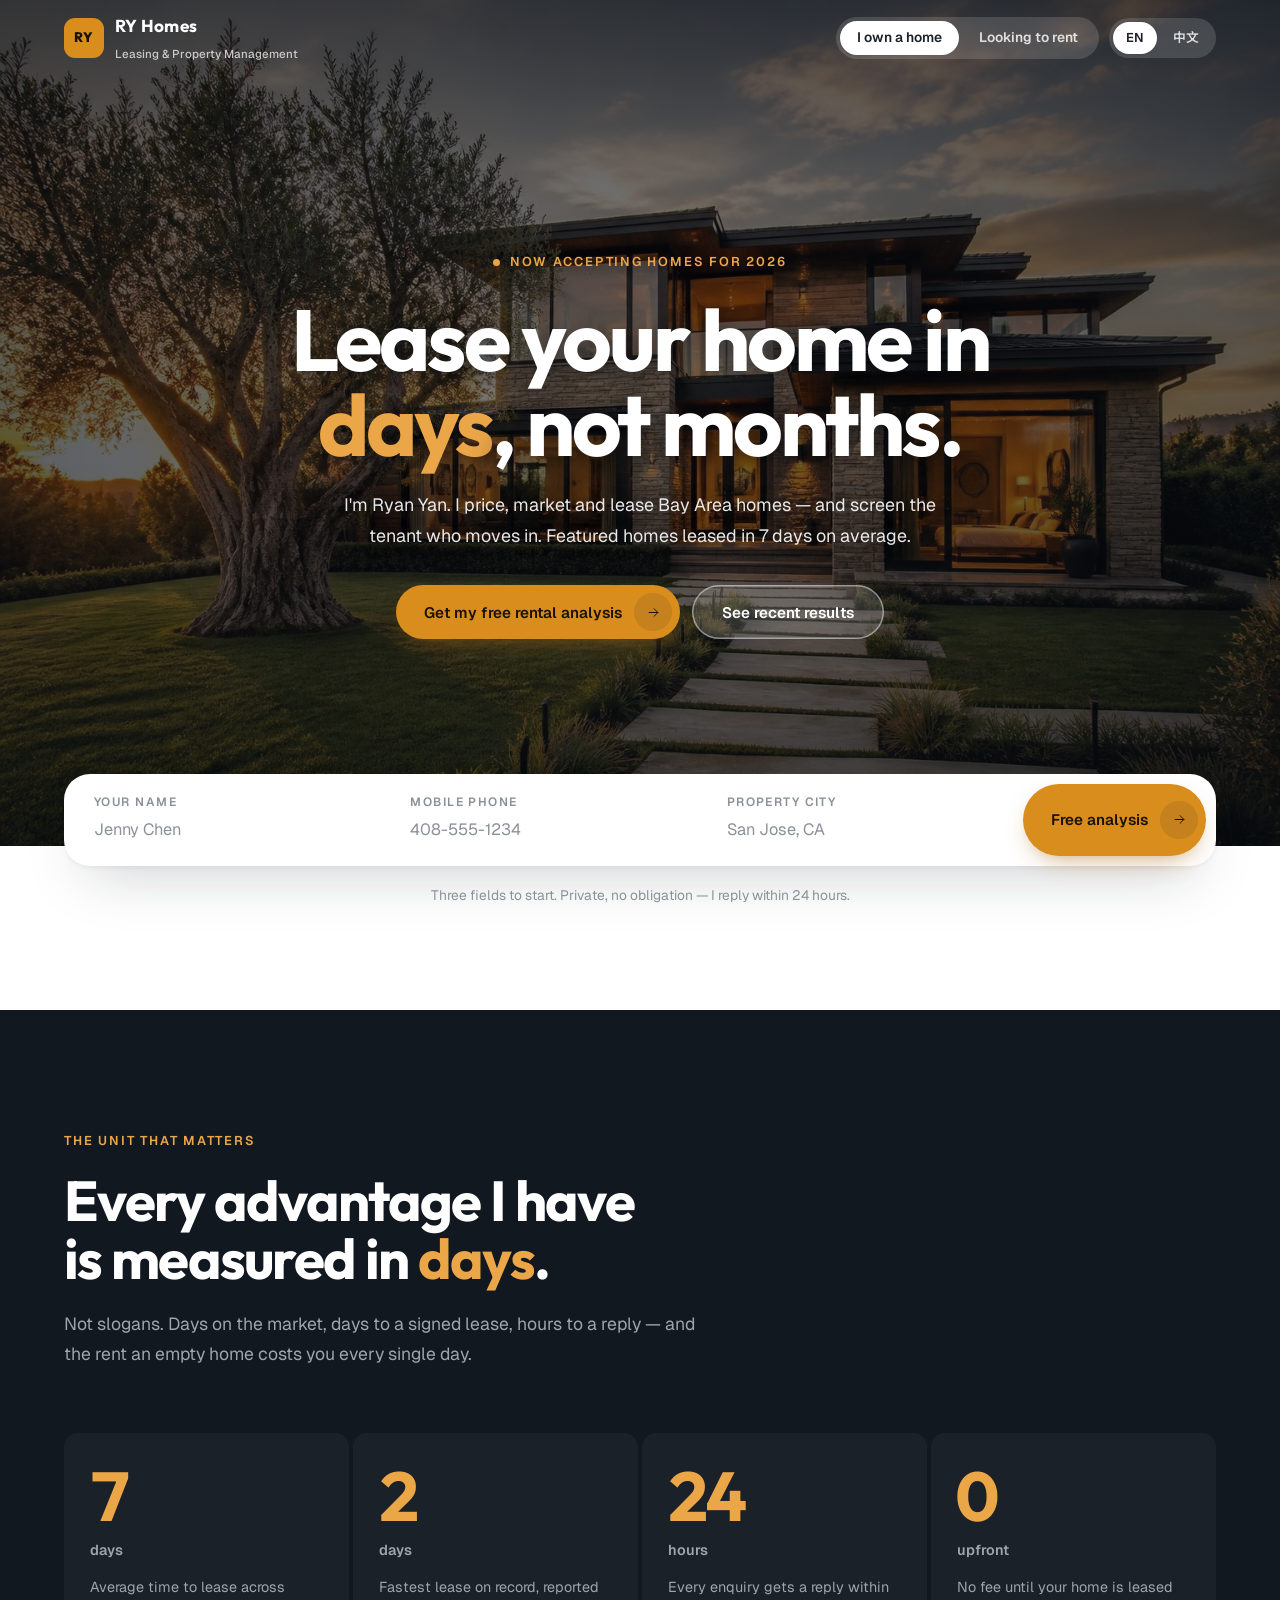
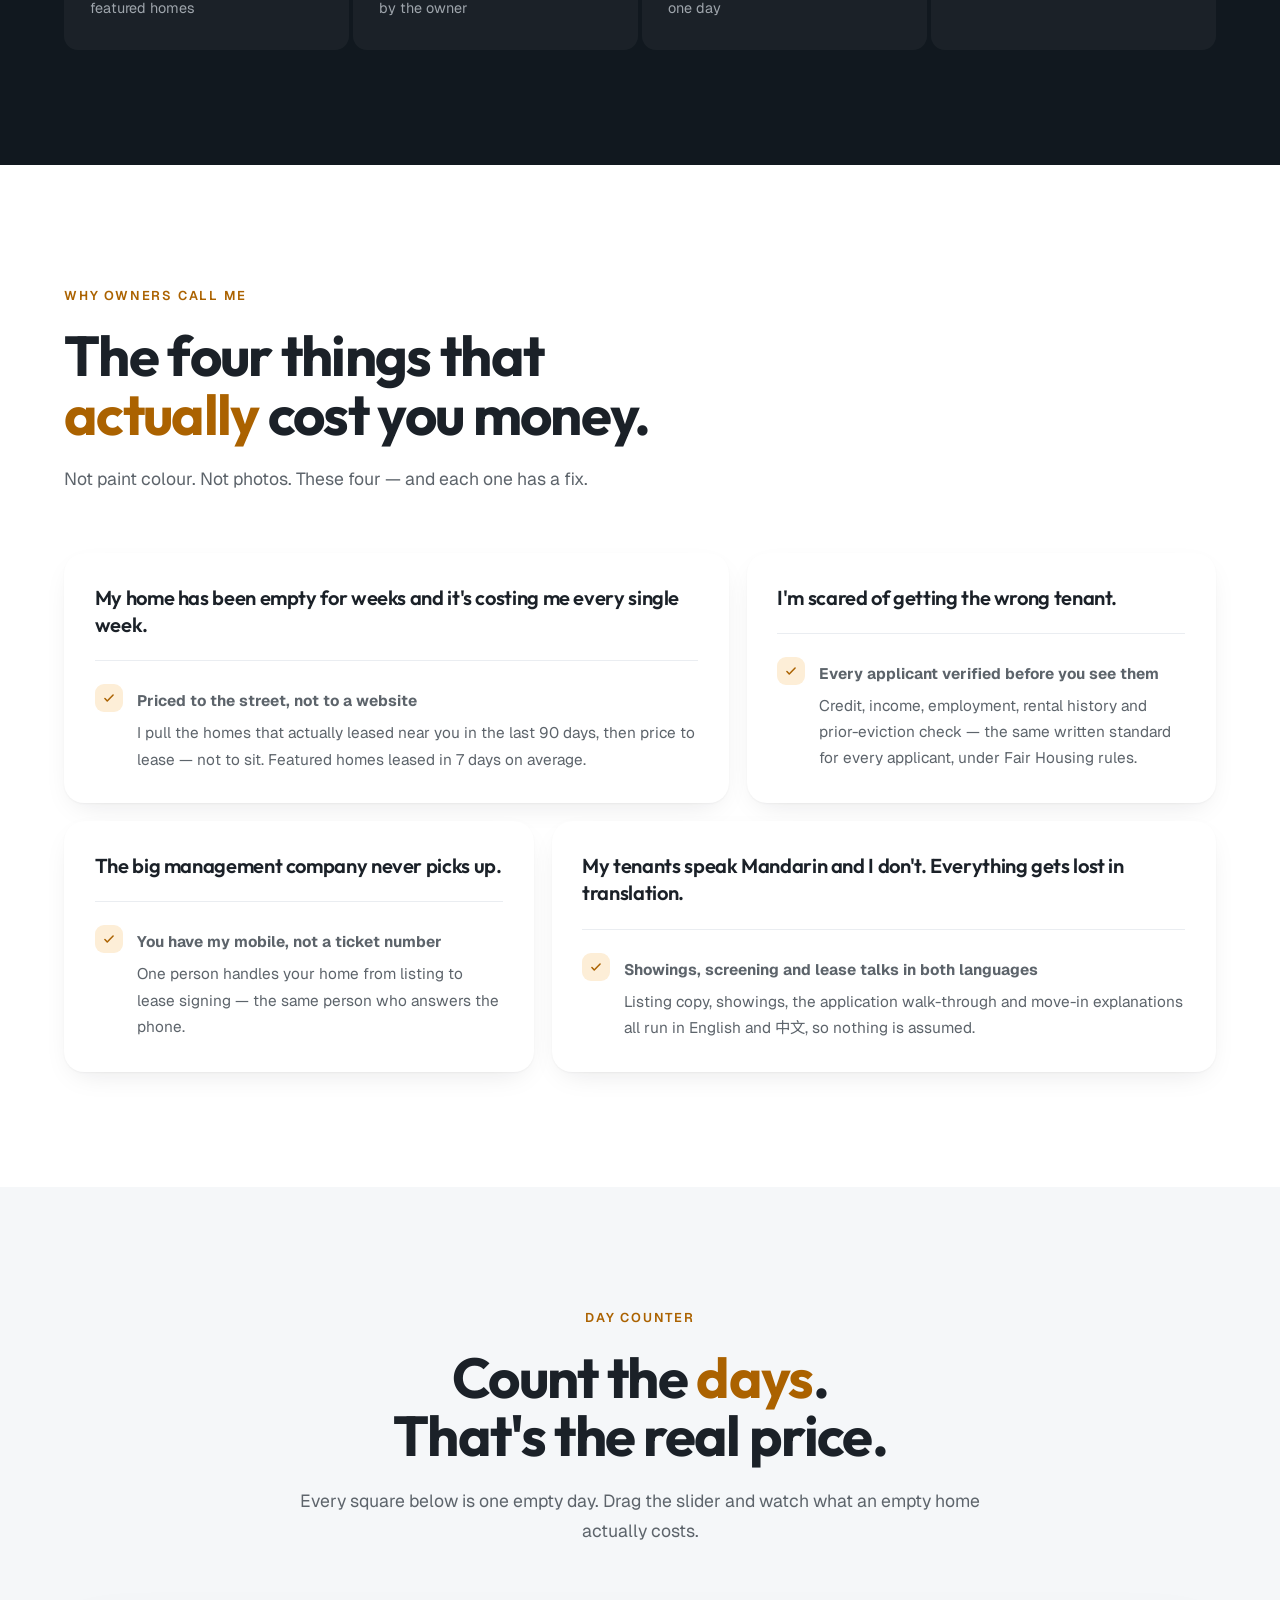
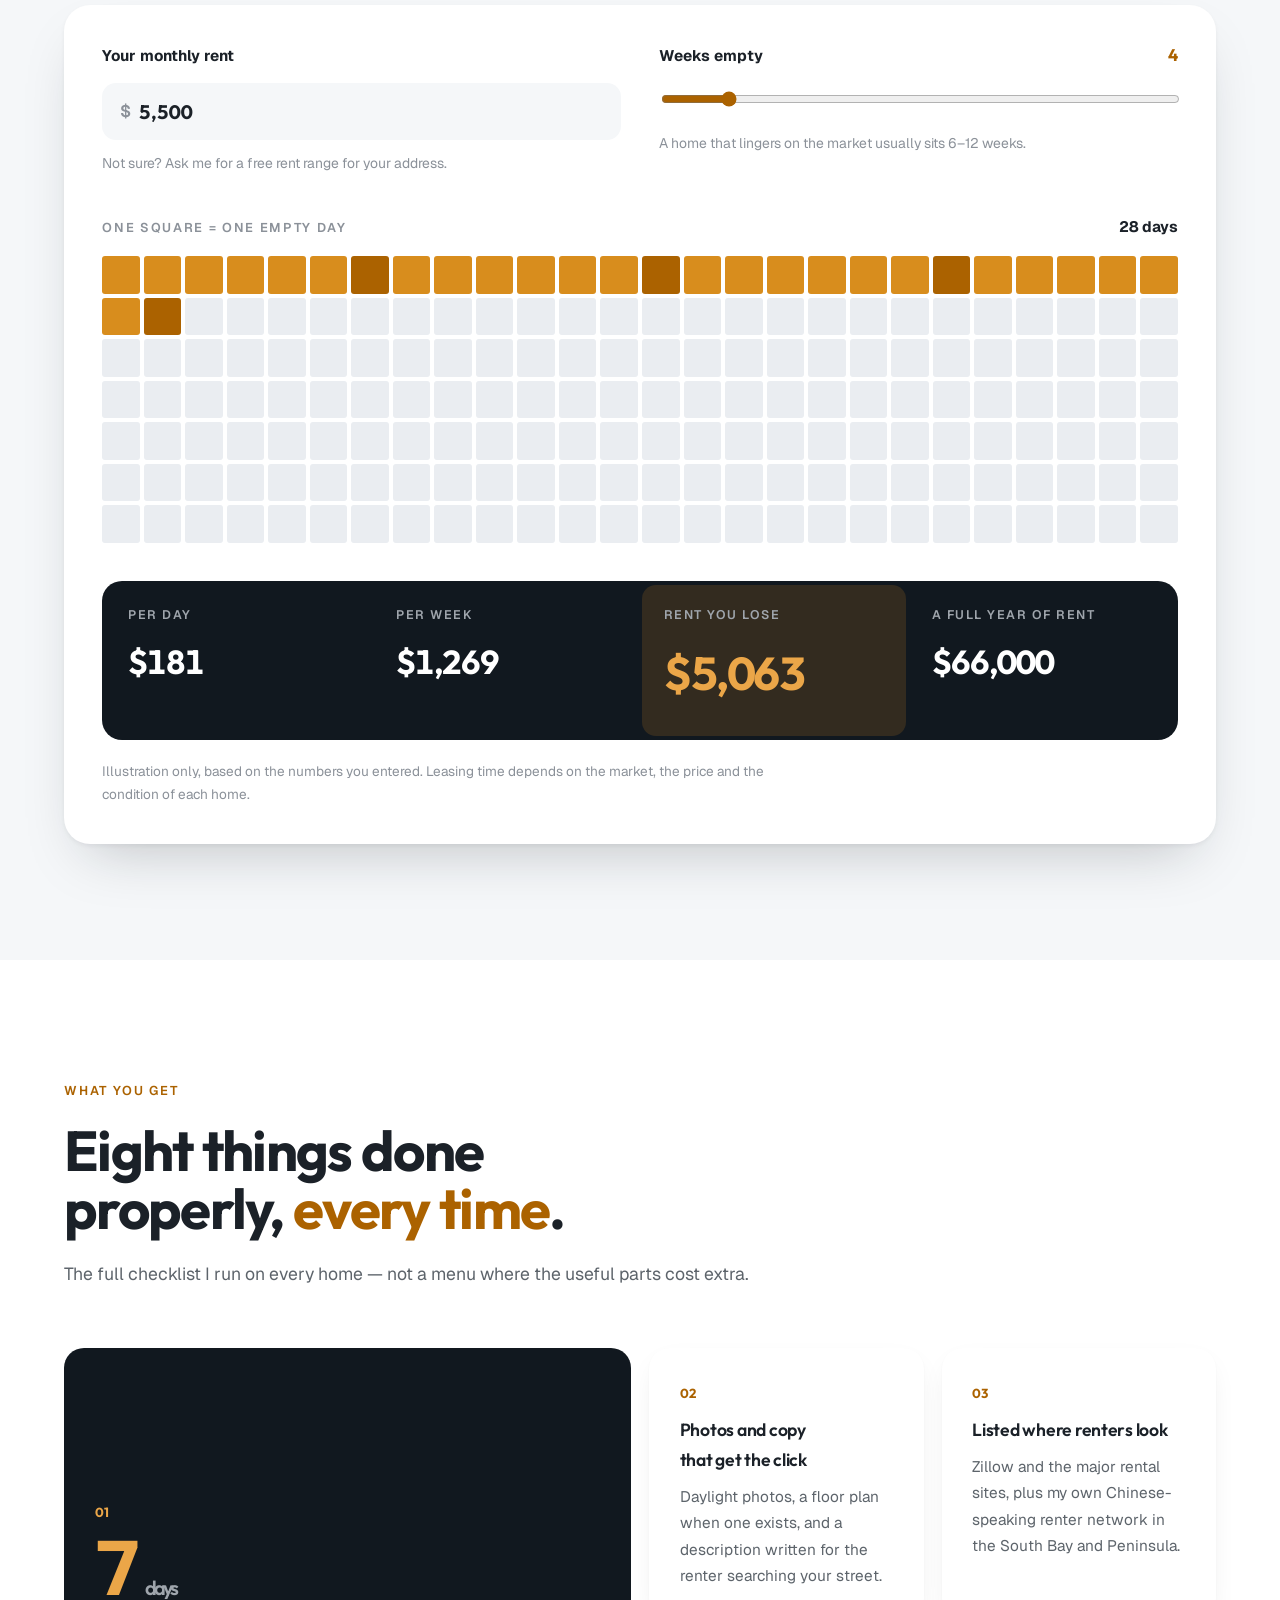
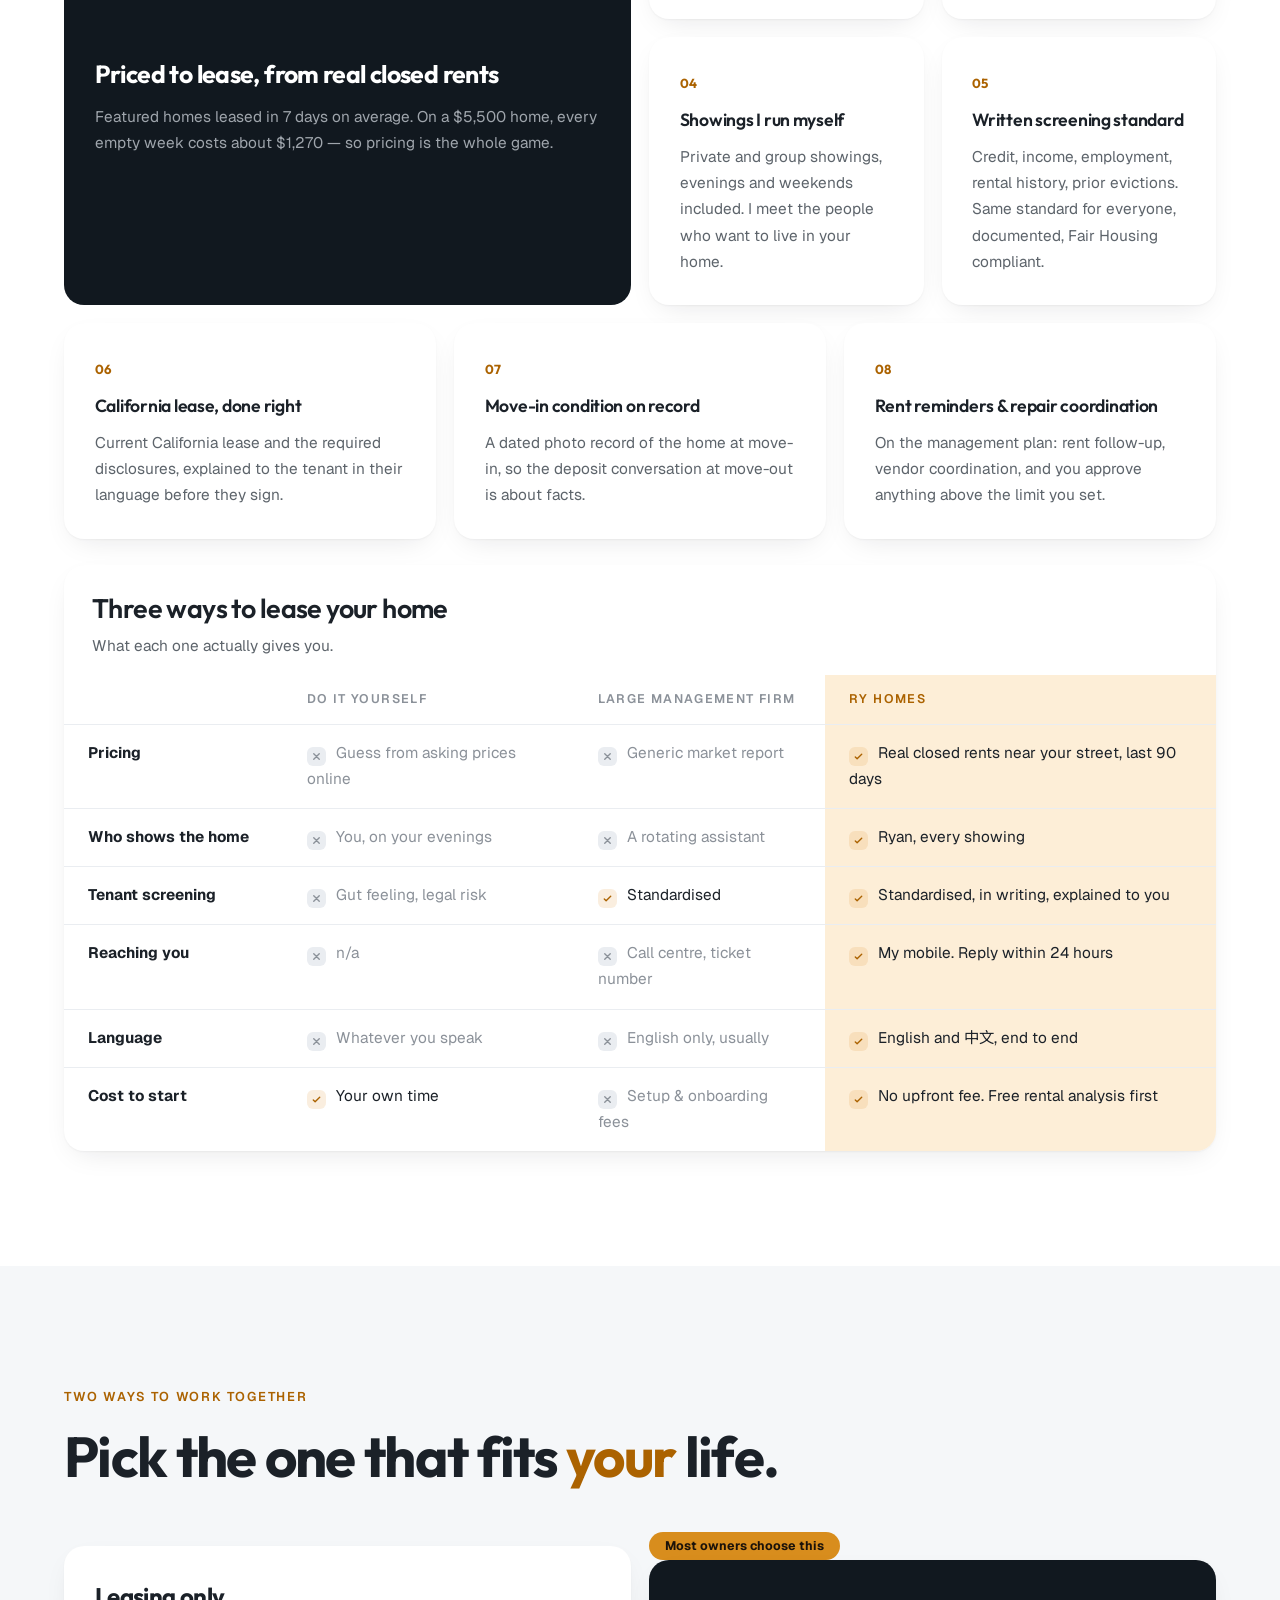
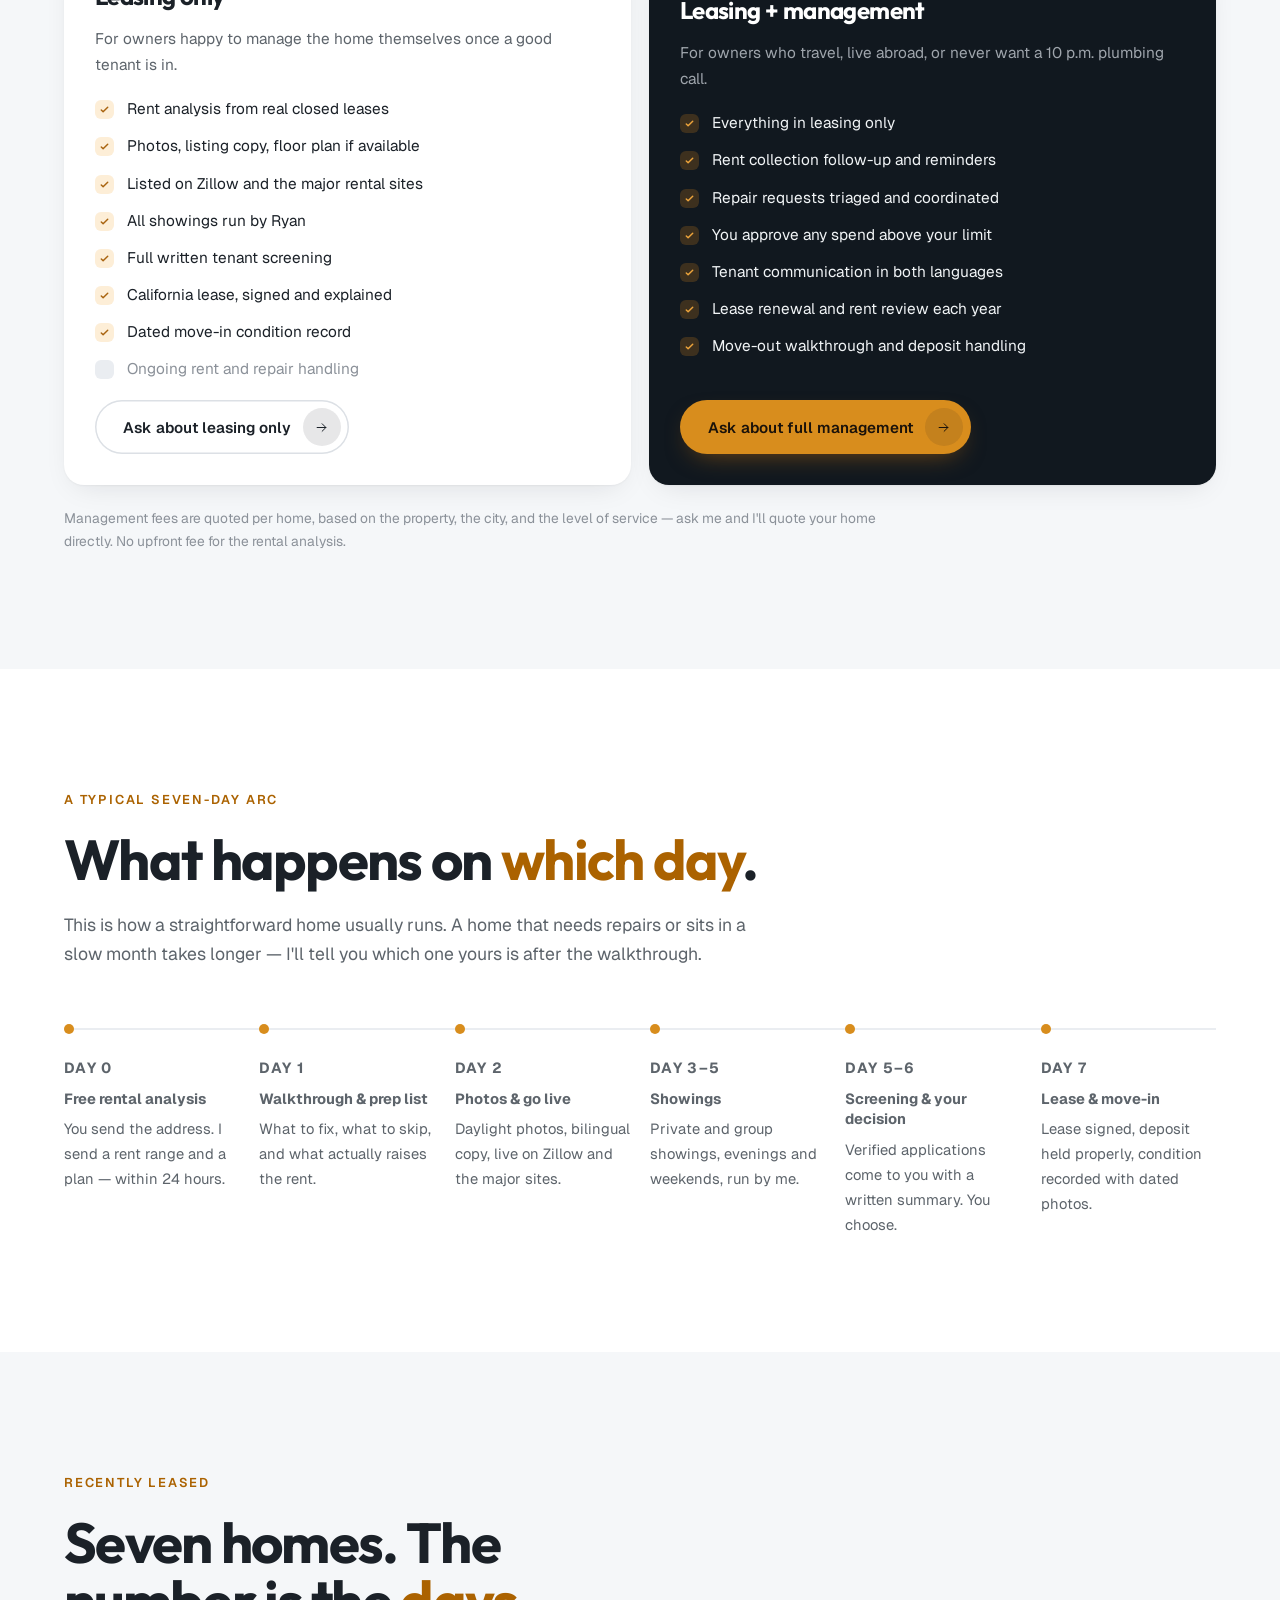
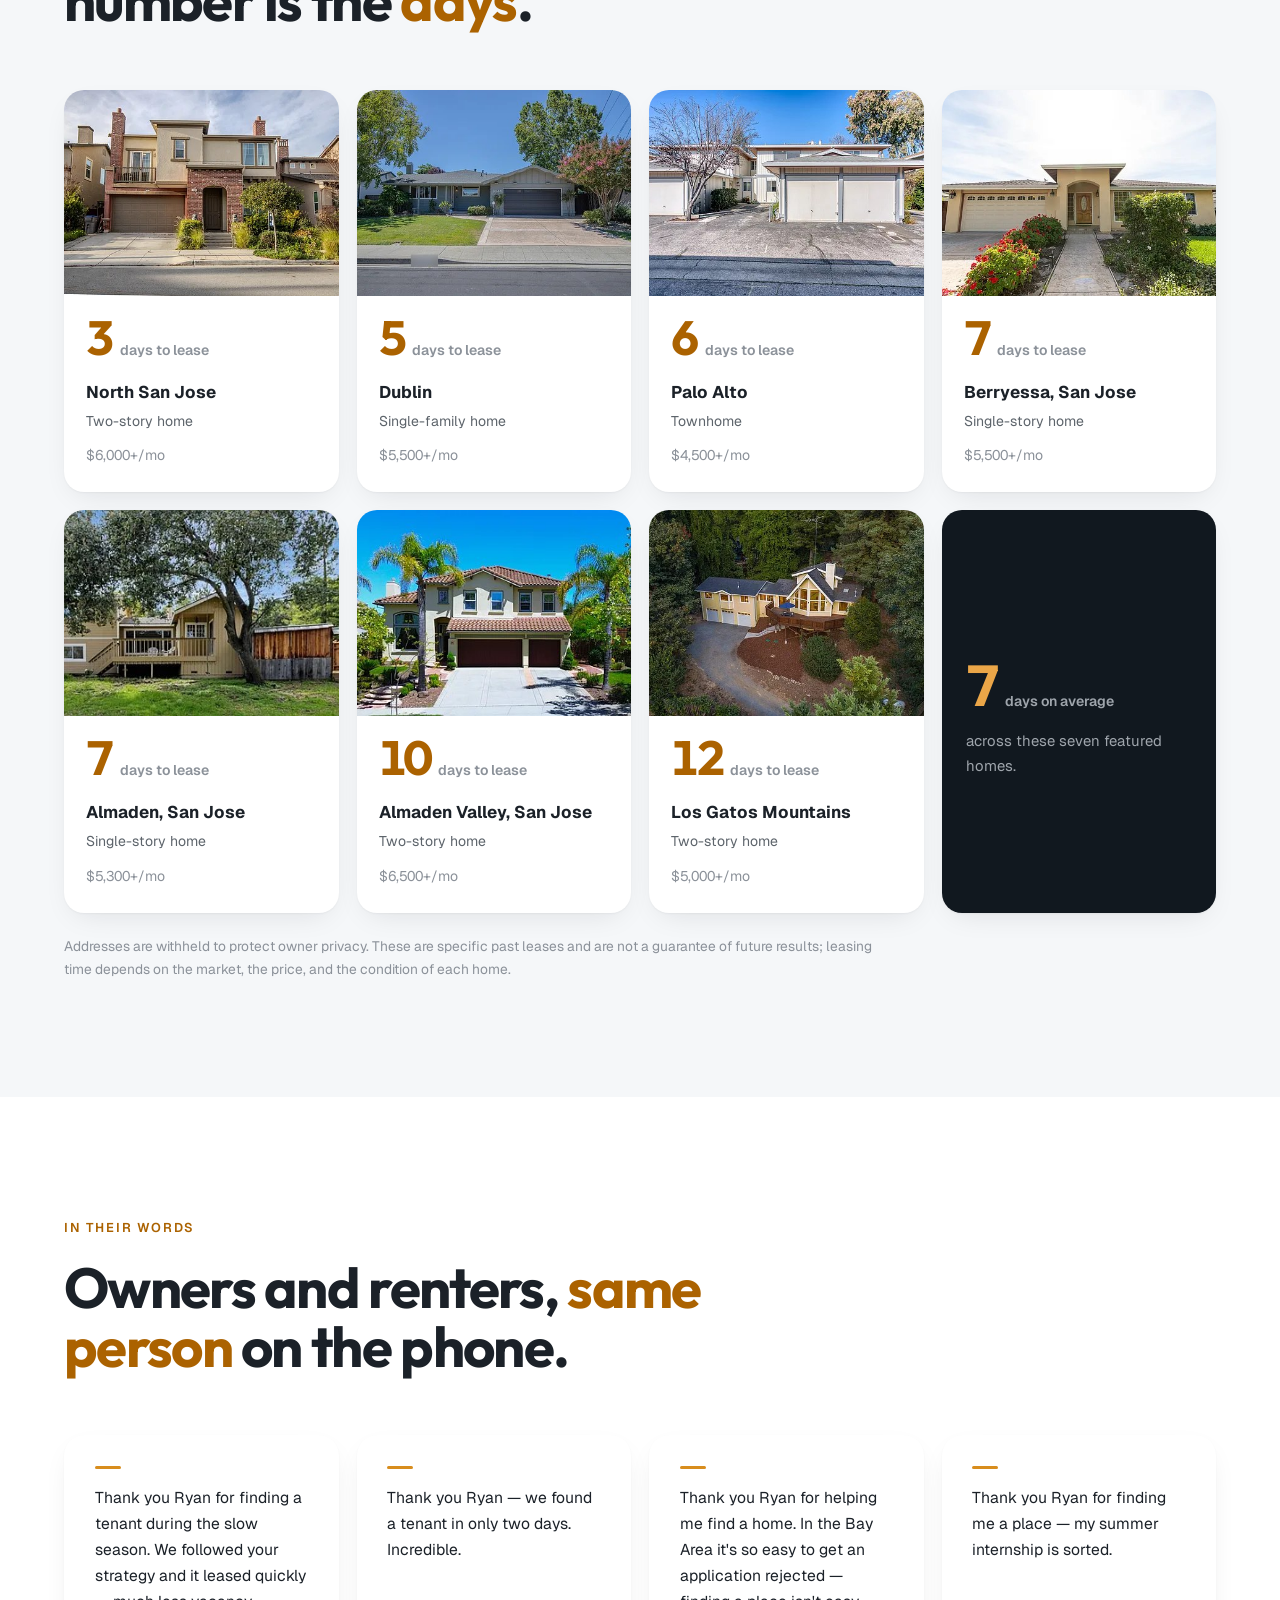
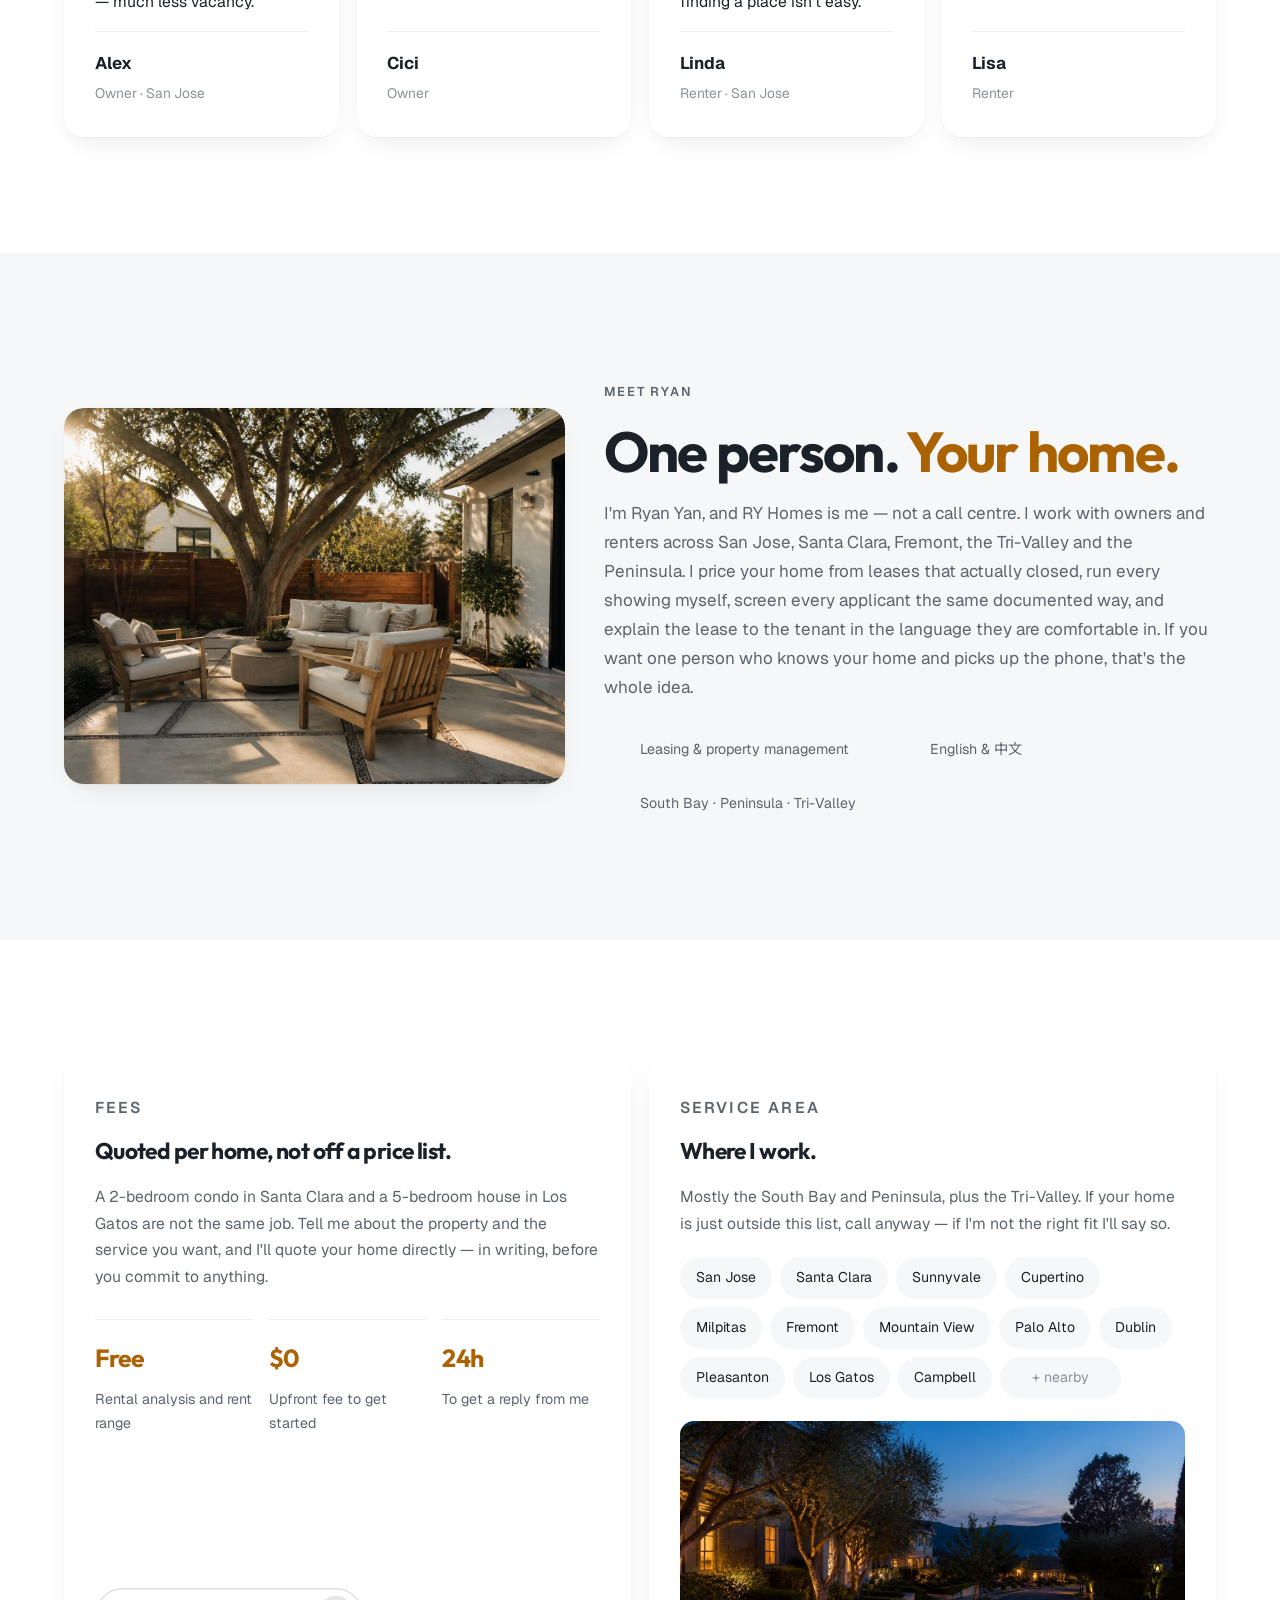
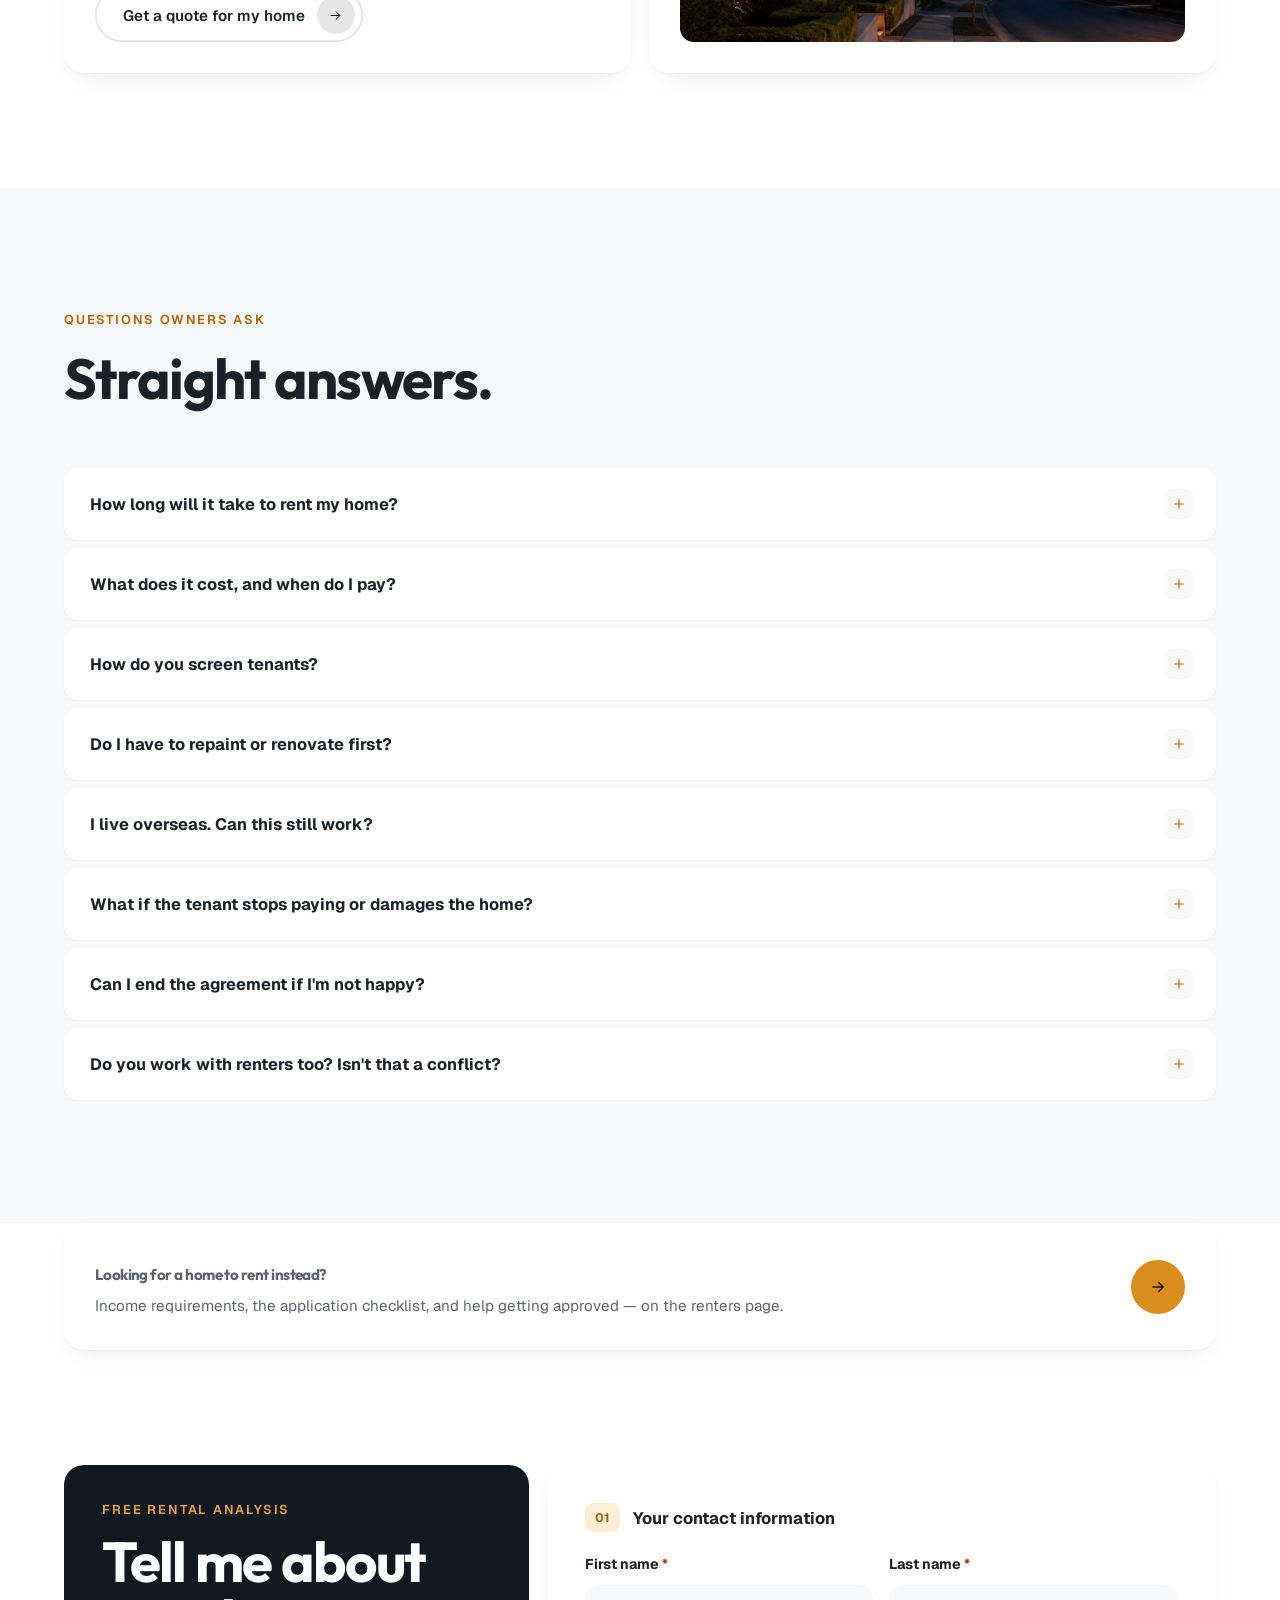
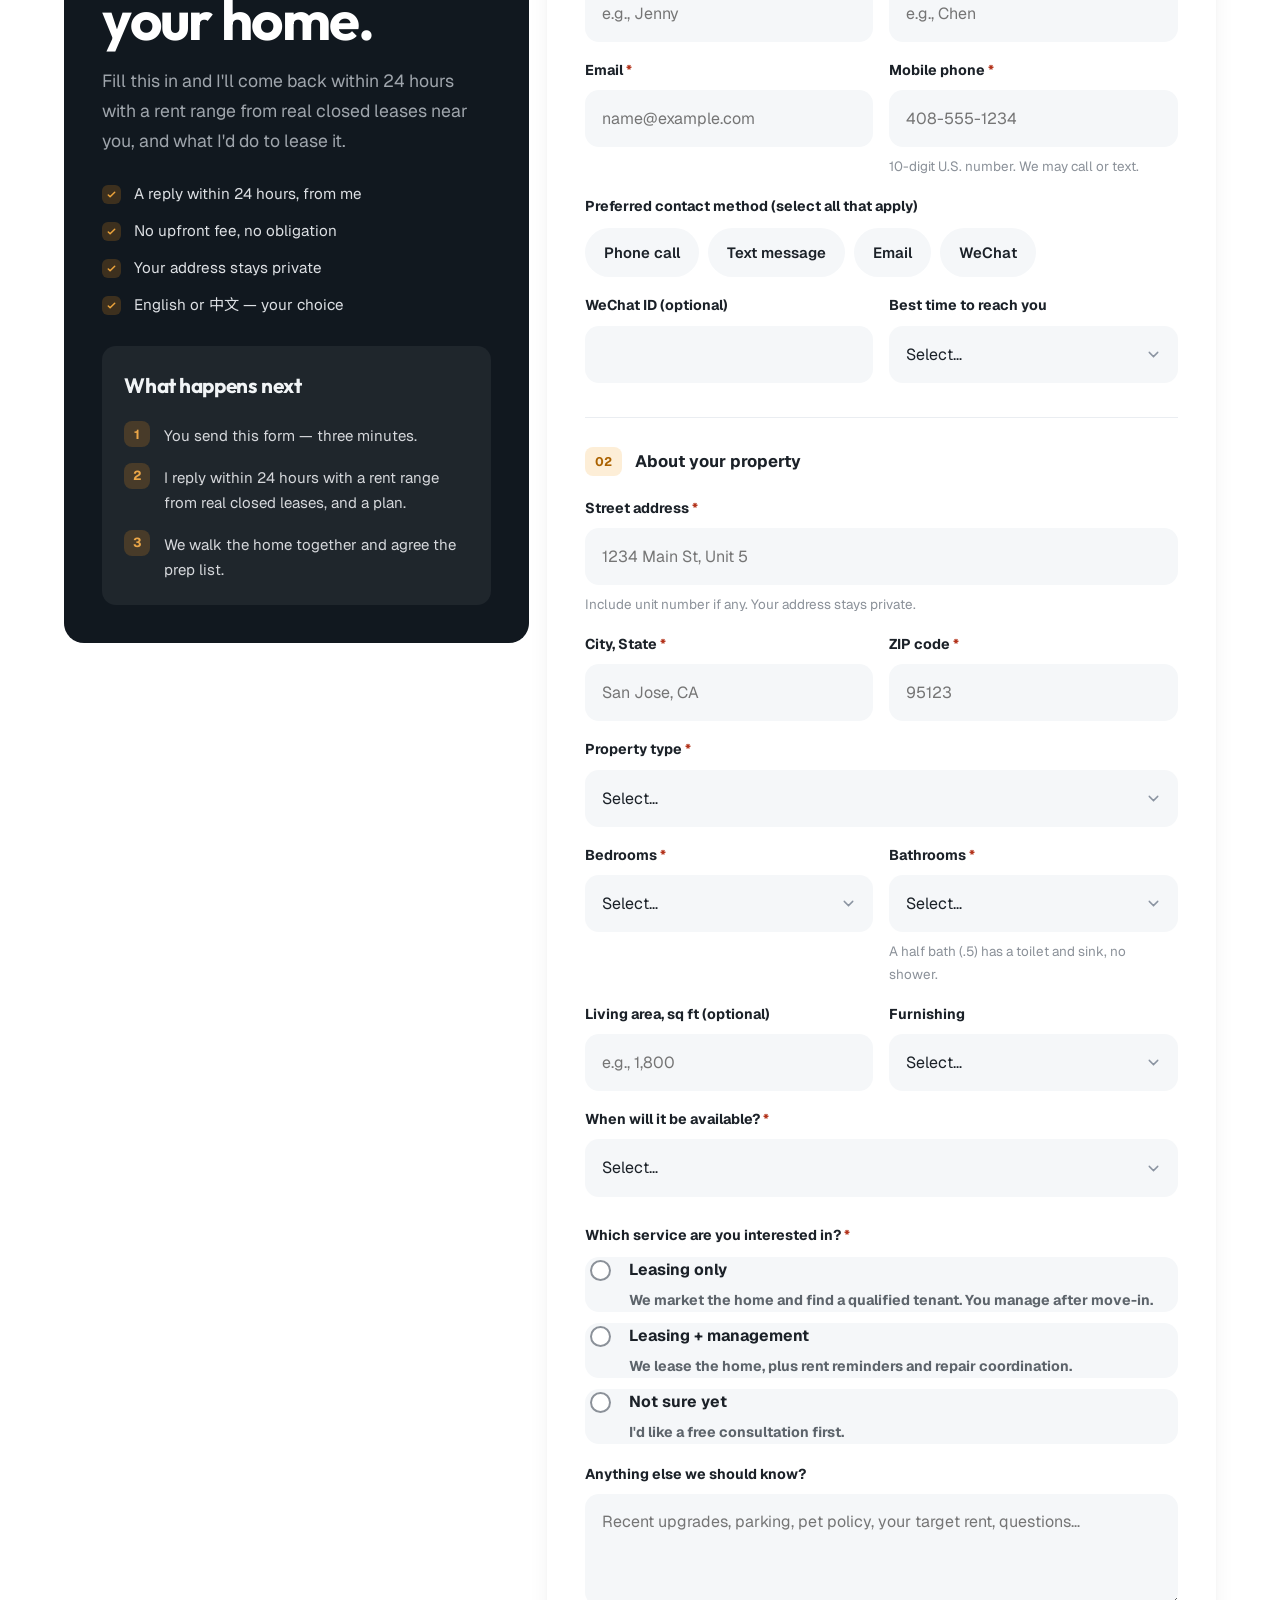
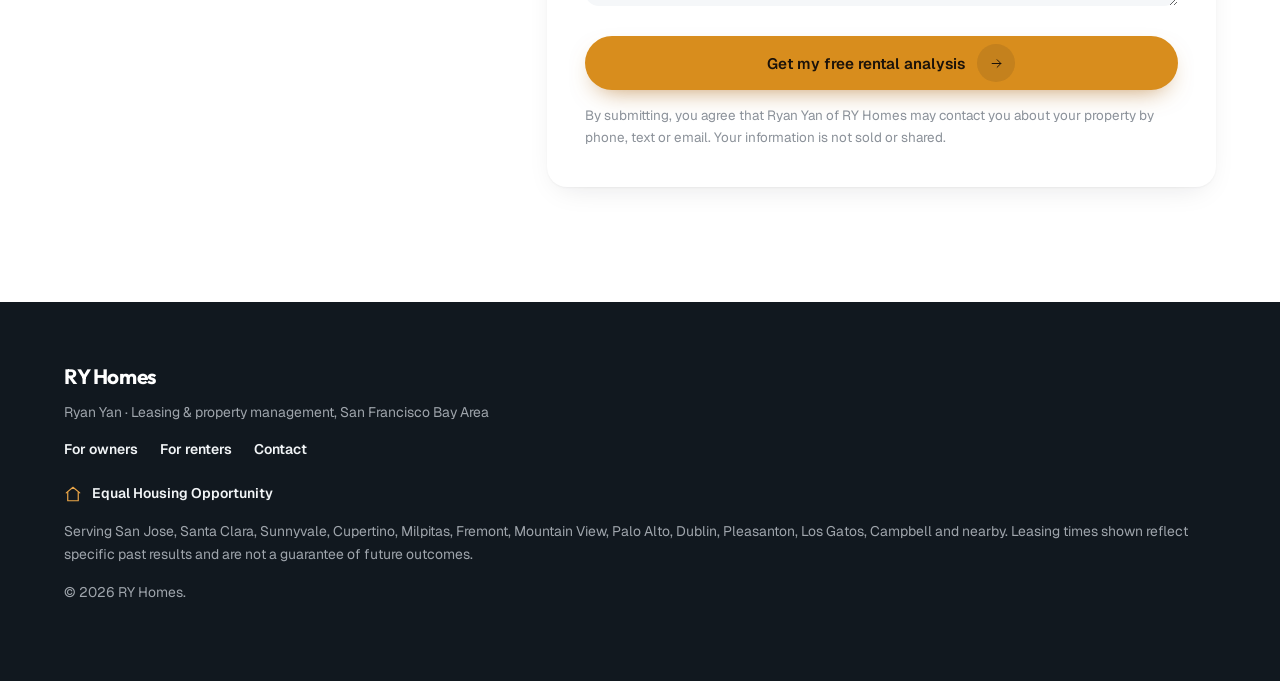
<file: index.html>
<!doctype html>
<html lang="en" data-lang="en">
<head>
<meta charset="utf-8">
<meta name="viewport" content="width=device-width,initial-scale=1,viewport-fit=cover">
<title>RY Homes — Bay Area Leasing &amp; Property Management | Ryan Yan</title>
<meta name="description" content="Ryan Yan leases and manages Bay Area homes. Featured homes leased in 7 days on average, fastest on record 2 days. Free rental analysis. English and 中文.">
<meta name="theme-color" content="#141A22">
<meta property="og:title" content="RY Homes — Lease your home in days, not months">
<meta property="og:description" content="Free rental analysis from Ryan Yan. Featured homes leased in 7 days on average.">
<meta property="og:type" content="website">
<script>document.documentElement.classList.add('js')</script>
<link rel="preconnect" href="https://fonts.googleapis.com">
<link rel="preconnect" href="https://fonts.gstatic.com" crossorigin>
<link href="https://fonts.googleapis.com/css2?family=Outfit:wght@500;600;700;800&family=Geist:wght@400;500;600;700&family=Noto+Sans+SC:wght@400;500;700;800&display=swap" rel="stylesheet">
<link rel="stylesheet" href="style.css">
<link rel="icon" href="data:image/svg+xml,%3Csvg xmlns='http://www.w3.org/2000/svg' viewBox='0 0 64 64'%3E%3Crect width='64' height='64' rx='14' fill='%23D98A1F'/%3E%3Ctext x='32' y='41' font-family='Helvetica,Arial,sans-serif' font-size='24' font-weight='700' fill='%231A120A' text-anchor='middle'%3ERY%3C/text%3E%3C/svg%3E">
</head>
<body>
<a class="skip" href="#main"><span class="en">Skip to content</span><span class="zh">跳到主要内容</span></a>

<header class="nav" id="nav">
  <div class="wrap">
    <a class="brand" href="index.html" data-keep-lang>
      <span class="mono" aria-hidden="true">RY</span>
      <span><b>RY Homes</b><small><span class="en">Leasing &amp; Property Management</span><span class="zh">出租与物业管理</span></small></span>
    </a>
    <div class="navr">
      <nav class="seg" aria-label="Choose audience">
        <a href="index.html" aria-current="page" data-keep-lang><span class="en">I own a home</span><span class="zh">我是屋主</span></a>
        <a href="renters/index.html" data-keep-lang><span class="en">Looking to rent</span><span class="zh">我要租房</span></a>
      </nav>
      <div class="seg lang" role="group" aria-label="Language">
        <button type="button" id="lang-en" aria-pressed="true">EN</button>
        <button type="button" id="lang-zh" aria-pressed="false">中文</button>
      </div>
      <button class="burger" id="burger" type="button" aria-expanded="false" aria-controls="sheet" aria-label="Menu">
        <span></span><span></span><span></span>
      </button>
    </div>
  </div>
</header>
<nav class="sheet" id="sheet" aria-label="Menu">
  <a href="index.html" data-keep-lang><span class="en">I own a home</span><span class="zh">我是屋主</span></a>
  <a href="renters/index.html" data-keep-lang><span class="en">I'm looking to rent</span><span class="zh">我要租房</span></a>
  <a href="#results"><span class="en">Recently leased</span><span class="zh">近期成交</span></a>
  <a href="#contact"><span class="en">Free rental analysis</span><span class="zh">免费出租评估</span></a>
</nav>

<main id="main">
<section class="hero">
  <div class="bgw"><img src="img/owner-hero.jpg" alt="" aria-hidden="true" width="1536" height="1024" onerror="this.remove()"></div>
  <div class="wrap">
    <p class="lbl"><i aria-hidden="true"></i><span class="en">Now accepting homes for 2026</span><span class="zh">2026 年房源现正受理</span></p>
    <h1 class="d1"><span class="en">Lease your home in <span class="hl">days</span>, not months.</span><span class="zh">您的房子<span class="hl">几天</span>租出，<br>不用再等几个月。</span></h1>
    <p class="lede"><span class="en">I'm Ryan Yan. I price, market and lease Bay Area homes — and screen the tenant who moves in. Featured homes leased in 7 days on average.</span><span class="zh">我是 Ryan Yan（言）。从定价、推广到签约，我帮湾区屋主把房子租出去，并严格筛选入住租客。精选案例平均 7 天租出。</span></p>
    <div class="acts">
      <a class="btn pri ar" href="#contact"><span class="en">Get my free rental analysis</span><span class="zh">获取免费出租评估</span><span class="ic" aria-hidden="true"><svg viewBox="0 0 24 24" fill="none" stroke="currentColor" stroke-width="1.6" stroke-linecap="round" stroke-linejoin="round"><path d="M5 12h14M13 6l6 6-6 6"/></svg></span></a>
      <a class="btn glass" href="#results"><span class="en">See recent results</span><span class="zh">查看近期成交</span></a>
    </div>
  </div>
</section>

<section class="barwrap">
  <div class="wrap">
    <form class="leadbar" id="quick-form" novalidate>
      <div class="cell">
        <label for="q-name"><span class="en">Your name</span><span class="zh">您的姓名</span></label>
        <input id="q-name" type="text" autocomplete="name" placeholder="Jenny Chen" data-ph-en="Jenny Chen" data-ph-zh="例如：陈小姐">
      </div>
      <div class="cell">
        <label for="q-phone"><span class="en">Mobile phone</span><span class="zh">手机号码</span></label>
        <input id="q-phone" type="tel" autocomplete="tel" placeholder="408-555-1234" data-ph-en="408-555-1234" data-ph-zh="408-555-1234">
      </div>
      <div class="cell">
        <label for="q-city"><span class="en">Property city</span><span class="zh">房屋所在城市</span></label>
        <input id="q-city" type="text" placeholder="San Jose, CA" data-ph-en="San Jose, CA" data-ph-zh="例如：San Jose, CA">
      </div>
      <div class="go">
        <button class="btn pri ar" type="submit"><span class="en">Free analysis</span><span class="zh">免费评估</span><span class="ic" aria-hidden="true"><svg viewBox="0 0 24 24" fill="none" stroke="currentColor" stroke-width="1.6" stroke-linecap="round" stroke-linejoin="round"><path d="M5 12h14M13 6l6 6-6 6"/></svg></span></button>
      </div>
      <p class="err" id="q-err" hidden></p>
    </form>
    <p class="barnote"><span class="en">Three fields to start. Private, no obligation — I reply within 24 hours.</span><span class="zh">只需三项信息即可开始。信息保密 · 无需任何承诺 · 24 小时内回复。</span></p>
  </div>
</section>

<section class="field sec" style="margin-top:clamp(70px,8vw,120px)">
  <div class="wrap">
    <div class="rv">
      <p class="lbl on"><span class="en">The unit that matters</span><span class="zh">真正该看的单位</span></p>
      <h2 class="d2" style="margin-top:18px"><span class="en">Every advantage I have is measured in <span style="color:var(--acc-lit)">days</span>.</span><span class="zh">我能给您的每一点优势，<br>都可以用<span style="color:var(--acc-lit)">「天」</span>来衡量。</span></h2>
      <p class="lede" style="margin-top:20px"><span class="en">Not slogans. Days on the market, days to a signed lease, hours to a reply — and the rent an empty home costs you every single day.</span><span class="zh">不是口号。挂牌多少天、签约多少天、多少小时回复，以及空置的房子每一天在亏多少租金。</span></p>
    </div>
    <div class="figs rv">
      <div class="fig"><b class="num" data-count="7">7</b><span class="u"><span class="en">days</span><span class="zh">天</span></span><span class="t"><span class="en">Average time to lease across featured homes</span><span class="zh">精选案例平均出租时间</span></span></div>
      <div class="fig"><b class="num" data-count="2">2</b><span class="u"><span class="en">days</span><span class="zh">天</span></span><span class="t"><span class="en">Fastest lease on record, reported by the owner</span><span class="zh">最快出租纪录（屋主反馈）</span></span></div>
      <div class="fig"><b class="num" data-count="24">24</b><span class="u"><span class="en">hours</span><span class="zh">小时</span></span><span class="t"><span class="en">Every enquiry gets a reply within one day</span><span class="zh">每个咨询一天内回复</span></span></div>
      <div class="fig"><b class="num" data-count="0">0</b><span class="u"><span class="en">upfront</span><span class="zh">前期费用</span></span><span class="t"><span class="en">No fee until your home is leased</span><span class="zh">房子租出去之前不收费</span></span></div>
    </div>
  </div>
</section>

<section class="sec">
  <div class="wrap">
    <div class="hd rv">
      <p class="lbl"><span class="en">Why owners call me</span><span class="zh">屋主为什么找我</span></p>
      <h2 class="d2"><span class="en">The four things that <span class="hl">actually</span> cost you money.</span><span class="zh">真正<span class="hl">让您亏钱</span>的四件事。</span></h2>
      <p class="lede"><span class="en">Not paint colour. Not photos. These four — and each one has a fix.</span><span class="zh">不是墙的颜色，也不是照片好不好看。是下面这四件事，每一件都有解法。</span></p>
    </div>
    <div class="grid">
      <div class="g7 rv"><div class="card pain">
        <p class="q"><span class="en">My home has been empty for weeks and it's costing me every single week.</span><span class="zh">房子已经空了好几周，每周都在亏钱。</span></p>
        <div class="fx"><i aria-hidden="true"><svg viewBox="0 0 24 24" fill="none" stroke="currentColor" stroke-width="2.6" stroke-linecap="round" stroke-linejoin="round"><path d="m5 13 4 4L19 7"/></svg></i><p><b><span class="en">Priced to the street, not to a website</span><span class="zh">按真实街区定价，不看网站估值</span></b><span><span class="en">I pull the homes that actually leased near you in the last 90 days, then price to lease — not to sit. Featured homes leased in 7 days on average.</span><span class="zh">我调取您附近 90 天内真正成交的租约来定价，目标是租出去，不是挂着好看。精选案例平均 7 天租出。</span></span></p></div>
      </div></div>
      <div class="g5 rv"><div class="card pain">
        <p class="q"><span class="en">I'm scared of getting the wrong tenant.</span><span class="zh">最怕遇到不对的租客。</span></p>
        <div class="fx"><i aria-hidden="true"><svg viewBox="0 0 24 24" fill="none" stroke="currentColor" stroke-width="2.6" stroke-linecap="round" stroke-linejoin="round"><path d="m5 13 4 4L19 7"/></svg></i><p><b><span class="en">Every applicant verified before you see them</span><span class="zh">每位申请人先核实，再呈给您</span></b><span><span class="en">Credit, income, employment, rental history and prior-eviction check — the same written standard for every applicant, under Fair Housing rules.</span><span class="zh">信用、收入、在职、租房记录、驱逐记录逐项核实；所有申请人用同一套书面标准，符合公平住房法规。</span></span></p></div>
      </div></div>
      <div class="g5 rv"><div class="card pain">
        <p class="q"><span class="en">The big management company never picks up.</span><span class="zh">大公司永远找不到人。</span></p>
        <div class="fx"><i aria-hidden="true"><svg viewBox="0 0 24 24" fill="none" stroke="currentColor" stroke-width="2.6" stroke-linecap="round" stroke-linejoin="round"><path d="m5 13 4 4L19 7"/></svg></i><p><b><span class="en">You have my mobile, not a ticket number</span><span class="zh">您有我的手机号，不是一个工单号</span></b><span><span class="en">One person handles your home from listing to lease signing — the same person who answers the phone.</span><span class="zh">从挂牌到签约，全程由我一人负责，接电话的也是我。</span></span></p></div>
      </div></div>
      <div class="g7 rv"><div class="card pain">
        <p class="q"><span class="en">My tenants speak Mandarin and I don't. Everything gets lost in translation.</span><span class="zh">租客说中文、我说英文，很多事情沟通不清。</span></p>
        <div class="fx"><i aria-hidden="true"><svg viewBox="0 0 24 24" fill="none" stroke="currentColor" stroke-width="2.6" stroke-linecap="round" stroke-linejoin="round"><path d="m5 13 4 4L19 7"/></svg></i><p><b><span class="en">Showings, screening and lease talks in both languages</span><span class="zh">看房、审核、签约全程中英双语</span></b><span><span class="en">Listing copy, showings, the application walk-through and move-in explanations all run in English and 中文, so nothing is assumed.</span><span class="zh">房源文案、带看、申请讲解、入住说明都提供中英双语，不靠猜。</span></span></p></div>
      </div></div>
    </div>
  </div>
</section>

<section class="sec band" id="cost">
  <div class="wrap">
    <div class="hd mid rv">
      <p class="lbl"><span class="en">Day counter</span><span class="zh">天数计算器</span></p>
      <h2 class="d2"><span class="en">Count the <span class="hl">days</span>. That's the real price.</span><span class="zh">数一数<span class="hl">天数</span>，那才是真实代价。</span></h2>
      <p class="lede"><span class="en">Every square below is one empty day. Drag the slider and watch what an empty home actually costs.</span><span class="zh">下面每一个小方块代表空置一天。拖动滑块，看看空着的房子到底在亏多少。</span></p>
    </div>
    <div class="calc rv">
      <div class="calcin">
        <div class="fld">
          <label for="vc-rent"><span><span class="en">Your monthly rent</span><span class="zh">月租金</span></span></label>
          <div class="money"><span aria-hidden="true">$</span><input id="vc-rent" type="text" inputmode="numeric" value="5,500" aria-label="Monthly rent in US dollars"></div>
          <p class="hint"><span class="en">Not sure? Ask me for a free rent range for your address.</span><span class="zh">不确定？可以免费问我您地址的租金区间。</span></p>
        </div>
        <div class="fld">
          <label for="vc-weeks"><span><span class="en">Weeks empty</span><span class="zh">空置周数</span></span><output id="vc-weeks-out" for="vc-weeks">4</output></label>
          <input id="vc-weeks" type="range" min="1" max="26" step="1" value="4" aria-label="Weeks empty">
          <p class="hint"><span class="en">A home that lingers on the market usually sits 6–12 weeks.</span><span class="zh">挂久了的房子通常会空置 6–12 周。</span></p>
        </div>
      </div>
      <div class="days">
        <div class="dh">
          <span class="k"><span class="en">One square = one empty day</span><span class="zh">一个方块 = 空置一天</span></span>
          <span class="c num" id="vc-days">28 <span class="en">days</span><span class="zh">天</span></span>
        </div>
        <div class="daygrid" id="daygrid" aria-hidden="true"></div>
      </div>
      <div class="tally">
        <div><span class="k"><span class="en">Per day</span><span class="zh">每天</span></span><b class="num" id="vc-day">$181</b></div>
        <div><span class="k"><span class="en">Per week</span><span class="zh">每周</span></span><b class="num" id="vc-week">$1,269</b></div>
        <div class="peak"><span class="k"><span class="en">Rent you lose</span><span class="zh">损失的租金</span></span><b class="num" id="vc-total">$5,077</b></div>
        <div><span class="k"><span class="en">A full year of rent</span><span class="zh">全年租金</span></span><b class="num" id="vc-year">$66,000</b></div>
      </div>
      <p class="calcnote"><span class="en">Illustration only, based on the numbers you entered. Leasing time depends on the market, the price and the condition of each home.</span><span class="zh">仅为示意，基于您输入的数字。实际出租时间取决于市场、定价和房屋状况。</span></p>
    </div>
  </div>
</section>

<section class="sec">
  <div class="wrap">
    <div class="hd rv">
      <p class="lbl"><span class="en">What you get</span><span class="zh">服务内容</span></p>
      <h2 class="d2"><span class="en">Eight things done properly, <span class="hl">every time</span>.</span><span class="zh">八件事，<span class="hl">每次都做到位</span>。</span></h2>
      <p class="lede"><span class="en">The full checklist I run on every home — not a menu where the useful parts cost extra.</span><span class="zh">这是我每套房子都会走完的完整清单，不是把有用的部分单独加价的菜单。</span></p>
    </div>
    <div class="grid">
      <div class="g6 r2 rv"><div class="card reason lead">
        <div><p class="n">01</p><p class="big num">7<em><span class="en">days</span><span class="zh">天</span></em></p></div>
        <div>
          <h3><span class="en">Priced to lease, from real closed rents</span><span class="zh">参考真实成交租金定价</span></h3>
          <p><span class="en">Featured homes leased in 7 days on average. On a $5,500 home, every empty week costs about $1,270 — so pricing is the whole game.</span><span class="zh">精选案例平均 7 天租出。以月租 $5,500 计算，每空置一周约损失 $1,270，所以定价是关键。</span></p>
        </div>
      </div></div>
      <div class="g3 rv"><div class="card reason"><p class="n">02</p><h3><span class="en">Photos and copy that get the click</span><span class="zh">能带来点击的照片与文案</span></h3><p><span class="en">Daylight photos, a floor plan when one exists, and a description written for the renter searching your street.</span><span class="zh">白天自然光拍摄、如有户型图一并提供，文案针对真正在搜索您这条街的租客来写。</span></p></div></div>
      <div class="g3 rv"><div class="card reason"><p class="n">03</p><h3><span class="en">Listed where renters look</span><span class="zh">发布到租客真正会看的地方</span></h3><p><span class="en">Zillow and the major rental sites, plus my own Chinese-speaking renter network in the South Bay and Peninsula.</span><span class="zh">Zillow 等主要租房平台，加上我在南湾和半岛的华人租客资源。</span></p></div></div>
      <div class="g3 rv"><div class="card reason"><p class="n">04</p><h3><span class="en">Showings I run myself</span><span class="zh">带看由我本人负责</span></h3><p><span class="en">Private and group showings, evenings and weekends included. I meet the people who want to live in your home.</span><span class="zh">单独带看与集中开放，晚间和周末都安排。想住进您房子的人，我都会亲自见。</span></p></div></div>
      <div class="g3 rv"><div class="card reason"><p class="n">05</p><h3><span class="en">Written screening standard</span><span class="zh">书面审核标准</span></h3><p><span class="en">Credit, income, employment, rental history, prior evictions. Same standard for everyone, documented, Fair Housing compliant.</span><span class="zh">信用、收入、在职、租房记录、驱逐记录。所有人同一标准、全部留档，符合公平住房法规。</span></p></div></div>
      <div class="g4 rv"><div class="card reason"><p class="n">06</p><h3><span class="en">California lease, done right</span><span class="zh">加州规范租约</span></h3><p><span class="en">Current California lease and the required disclosures, explained to the tenant in their language before they sign.</span><span class="zh">使用最新加州租约及法定披露文件，签约前用租客的语言逐条讲清。</span></p></div></div>
      <div class="g4 rv"><div class="card reason"><p class="n">07</p><h3><span class="en">Move-in condition on record</span><span class="zh">入住状况完整留档</span></h3><p><span class="en">A dated photo record of the home at move-in, so the deposit conversation at move-out is about facts.</span><span class="zh">入住时拍摄带日期的房屋状况记录，退租时押金问题有据可依。</span></p></div></div>
      <div class="g4 rv"><div class="card reason"><p class="n">08</p><h3><span class="en">Rent reminders &amp; repair coordination</span><span class="zh">收租提醒与维修协调</span></h3><p><span class="en">On the management plan: rent follow-up, vendor coordination, and you approve anything above the limit you set.</span><span class="zh">管理方案包含：租金跟催、维修厂商协调；超过您设定金额的支出，必须您批准。</span></p></div></div>
    </div>

    <div class="cmpw rv" style="margin-top:26px">
      <div class="cmph">
        <h3 class="d3"><span class="en">Three ways to lease your home</span><span class="zh">出租房子的三种方式</span></h3>
        <p style="color:var(--fg-2);margin-top:8px;font-size:.96rem"><span class="en">What each one actually gives you.</span><span class="zh">各自实际能给您什么。</span></p>
      </div>
      <table class="cmp">
        <thead><tr><th scope="col"><span class="en">&nbsp;</span></th><th scope="col"><span class="en">Do it yourself</span><span class="zh">自己出租</span></th><th scope="col"><span class="en">Large management firm</span><span class="zh">大型管理公司</span></th><th scope="col" class="us hi">RY Homes</th></tr></thead>
        <tbody>
          <tr><td><span class="en">Pricing</span><span class="zh">定价</span></td><td class="no"><span class="mk n" aria-hidden="true"><svg viewBox="0 0 24 24" fill="none" stroke="currentColor" stroke-width="3" stroke-linecap="round"><path d="M6 6l12 12M18 6 6 18"/></svg></span><span class="en">Guess from asking prices online</span><span class="zh">照网上挂牌价猜</span></td><td class="no"><span class="mk n" aria-hidden="true"><svg viewBox="0 0 24 24" fill="none" stroke="currentColor" stroke-width="3" stroke-linecap="round"><path d="M6 6l12 12M18 6 6 18"/></svg></span><span class="en">Generic market report</span><span class="zh">通用市场报告</span></td><td class="hi"><span class="mk y" aria-hidden="true"><svg viewBox="0 0 24 24" fill="none" stroke="currentColor" stroke-width="3" stroke-linecap="round" stroke-linejoin="round"><path d="m5 13 4 4L19 7"/></svg></span><span class="en">Real closed rents near your street, last 90 days</span><span class="zh">您街区 90 天内真实成交租金</span></td></tr>
          <tr><td><span class="en">Who shows the home</span><span class="zh">谁带看</span></td><td class="no"><span class="mk n" aria-hidden="true"><svg viewBox="0 0 24 24" fill="none" stroke="currentColor" stroke-width="3" stroke-linecap="round"><path d="M6 6l12 12M18 6 6 18"/></svg></span><span class="en">You, on your evenings</span><span class="zh">您自己，牺牲晚上时间</span></td><td class="no"><span class="mk n" aria-hidden="true"><svg viewBox="0 0 24 24" fill="none" stroke="currentColor" stroke-width="3" stroke-linecap="round"><path d="M6 6l12 12M18 6 6 18"/></svg></span><span class="en">A rotating assistant</span><span class="zh">轮班的助理</span></td><td class="hi"><span class="mk y" aria-hidden="true"><svg viewBox="0 0 24 24" fill="none" stroke="currentColor" stroke-width="3" stroke-linecap="round" stroke-linejoin="round"><path d="m5 13 4 4L19 7"/></svg></span><span class="en">Ryan, every showing</span><span class="zh">每场都是 Ryan 本人</span></td></tr>
          <tr><td><span class="en">Tenant screening</span><span class="zh">租客审核</span></td><td class="no"><span class="mk n" aria-hidden="true"><svg viewBox="0 0 24 24" fill="none" stroke="currentColor" stroke-width="3" stroke-linecap="round"><path d="M6 6l12 12M18 6 6 18"/></svg></span><span class="en">Gut feeling, legal risk</span><span class="zh">凭感觉，有法律风险</span></td><td><span class="mk y" aria-hidden="true"><svg viewBox="0 0 24 24" fill="none" stroke="currentColor" stroke-width="3" stroke-linecap="round" stroke-linejoin="round"><path d="m5 13 4 4L19 7"/></svg></span><span class="en">Standardised</span><span class="zh">标准化</span></td><td class="hi"><span class="mk y" aria-hidden="true"><svg viewBox="0 0 24 24" fill="none" stroke="currentColor" stroke-width="3" stroke-linecap="round" stroke-linejoin="round"><path d="m5 13 4 4L19 7"/></svg></span><span class="en">Standardised, in writing, explained to you</span><span class="zh">标准化 + 书面留档 + 向您逐项说明</span></td></tr>
          <tr><td><span class="en">Reaching you</span><span class="zh">联系到负责人</span></td><td class="no"><span class="mk n" aria-hidden="true"><svg viewBox="0 0 24 24" fill="none" stroke="currentColor" stroke-width="3" stroke-linecap="round"><path d="M6 6l12 12M18 6 6 18"/></svg></span><span class="en">n/a</span><span class="zh">不适用</span></td><td class="no"><span class="mk n" aria-hidden="true"><svg viewBox="0 0 24 24" fill="none" stroke="currentColor" stroke-width="3" stroke-linecap="round"><path d="M6 6l12 12M18 6 6 18"/></svg></span><span class="en">Call centre, ticket number</span><span class="zh">客服中心、工单号</span></td><td class="hi"><span class="mk y" aria-hidden="true"><svg viewBox="0 0 24 24" fill="none" stroke="currentColor" stroke-width="3" stroke-linecap="round" stroke-linejoin="round"><path d="m5 13 4 4L19 7"/></svg></span><span class="en">My mobile. Reply within 24 hours</span><span class="zh">我的手机号，24 小时内回复</span></td></tr>
          <tr><td><span class="en">Language</span><span class="zh">语言</span></td><td class="no"><span class="mk n" aria-hidden="true"><svg viewBox="0 0 24 24" fill="none" stroke="currentColor" stroke-width="3" stroke-linecap="round"><path d="M6 6l12 12M18 6 6 18"/></svg></span><span class="en">Whatever you speak</span><span class="zh">看您会什么</span></td><td class="no"><span class="mk n" aria-hidden="true"><svg viewBox="0 0 24 24" fill="none" stroke="currentColor" stroke-width="3" stroke-linecap="round"><path d="M6 6l12 12M18 6 6 18"/></svg></span><span class="en">English only, usually</span><span class="zh">通常只有英文</span></td><td class="hi"><span class="mk y" aria-hidden="true"><svg viewBox="0 0 24 24" fill="none" stroke="currentColor" stroke-width="3" stroke-linecap="round" stroke-linejoin="round"><path d="m5 13 4 4L19 7"/></svg></span><span class="en">English and 中文, end to end</span><span class="zh">中英双语，全程</span></td></tr>
          <tr><td><span class="en">Cost to start</span><span class="zh">起步成本</span></td><td><span class="mk y" aria-hidden="true"><svg viewBox="0 0 24 24" fill="none" stroke="currentColor" stroke-width="3" stroke-linecap="round" stroke-linejoin="round"><path d="m5 13 4 4L19 7"/></svg></span><span class="en">Your own time</span><span class="zh">您自己的时间</span></td><td class="no"><span class="mk n" aria-hidden="true"><svg viewBox="0 0 24 24" fill="none" stroke="currentColor" stroke-width="3" stroke-linecap="round"><path d="M6 6l12 12M18 6 6 18"/></svg></span><span class="en">Setup &amp; onboarding fees</span><span class="zh">开户及启动费</span></td><td class="hi"><span class="mk y" aria-hidden="true"><svg viewBox="0 0 24 24" fill="none" stroke="currentColor" stroke-width="3" stroke-linecap="round" stroke-linejoin="round"><path d="m5 13 4 4L19 7"/></svg></span><span class="en">No upfront fee. Free rental analysis first</span><span class="zh">前期不收费，先免费评估</span></td></tr>
        </tbody>
      </table>
    </div>
  </div>
</section>

<section class="sec band" id="plans">
  <div class="wrap">
    <div class="hd rv">
      <p class="lbl"><span class="en">Two ways to work together</span><span class="zh">两种合作方式</span></p>
      <h2 class="d2"><span class="en">Pick the one that fits <span class="hl">your</span> life.</span><span class="zh">选适合<span class="hl">您</span>生活的那一种。</span></h2>
    </div>
    <div class="grid">
      <div class="g6 rv"><div class="card plan">
        <h3><span class="en">Leasing only</span><span class="zh">只要出租</span></h3>
        <p class="for"><span class="en">For owners happy to manage the home themselves once a good tenant is in.</span><span class="zh">适合找到好租客后，愿意自己管理房子的屋主。</span></p>
        <ul>
          <li><span class="en">Rent analysis from real closed leases</span><span class="zh">参考真实成交租约的租金评估</span></li>
          <li><span class="en">Photos, listing copy, floor plan if available</span><span class="zh">摄影、房源文案、如有户型图</span></li>
          <li><span class="en">Listed on Zillow and the major rental sites</span><span class="zh">发布至 Zillow 等主要租房平台</span></li>
          <li><span class="en">All showings run by Ryan</span><span class="zh">所有带看由 Ryan 本人负责</span></li>
          <li><span class="en">Full written tenant screening</span><span class="zh">完整书面租客审核</span></li>
          <li><span class="en">California lease, signed and explained</span><span class="zh">加州规范租约，签署并讲解</span></li>
          <li><span class="en">Dated move-in condition record</span><span class="zh">带日期的入住状况记录</span></li>
          <li class="off"><span class="en">Ongoing rent and repair handling</span><span class="zh">长期收租与维修处理</span></li>
        </ul>
        <a class="btn line ar" href="#contact"><span class="en">Ask about leasing only</span><span class="zh">咨询出租服务</span><span class="ic" aria-hidden="true"><svg viewBox="0 0 24 24" fill="none" stroke="currentColor" stroke-width="1.6" stroke-linecap="round" stroke-linejoin="round"><path d="M5 12h14M13 6l6 6-6 6"/></svg></span></a>
      </div></div>
      <div class="g6 rv" style="position:relative;padding-top:14px">
        <span class="tag"><span class="en">Most owners choose this</span><span class="zh">多数屋主选这个</span></span>
        <div class="card plan pick">
          <h3><span class="en">Leasing + management</span><span class="zh">出租 + 管理</span></h3>
          <p class="for"><span class="en">For owners who travel, live abroad, or never want a 10 p.m. plumbing call.</span><span class="zh">适合经常出差、住在海外，或不想半夜接到水管电话的屋主。</span></p>
          <ul>
            <li><span class="en">Everything in leasing only</span><span class="zh">包含「只要出租」的全部内容</span></li>
            <li><span class="en">Rent collection follow-up and reminders</span><span class="zh">租金跟催与提醒</span></li>
            <li><span class="en">Repair requests triaged and coordinated</span><span class="zh">维修请求分级处理与协调</span></li>
            <li><span class="en">You approve any spend above your limit</span><span class="zh">超过您设定金额的支出需您批准</span></li>
            <li><span class="en">Tenant communication in both languages</span><span class="zh">中英双语与租客沟通</span></li>
            <li><span class="en">Lease renewal and rent review each year</span><span class="zh">每年续约与租金检视</span></li>
            <li><span class="en">Move-out walkthrough and deposit handling</span><span class="zh">退租验房与押金处理</span></li>
          </ul>
          <a class="btn pri ar" href="#contact"><span class="en">Ask about full management</span><span class="zh">咨询全程管理</span><span class="ic" aria-hidden="true"><svg viewBox="0 0 24 24" fill="none" stroke="currentColor" stroke-width="1.6" stroke-linecap="round" stroke-linejoin="round"><path d="M5 12h14M13 6l6 6-6 6"/></svg></span></a>
        </div>
      </div>
    </div>
    <p class="fine rv"><span class="en">Management fees are quoted per home, based on the property, the city, and the level of service — ask me and I'll quote your home directly. No upfront fee for the rental analysis.</span><span class="zh">管理费按每套房屋的情况、所在地区和服务内容单独报价 — 直接问我，我会针对您的房子报价。出租评估前期不收费。</span></p>
  </div>
</section>

<section class="sec">
  <div class="wrap">
    <div class="hd rv">
      <p class="lbl"><span class="en">A typical seven-day arc</span><span class="zh">典型的七天流程</span></p>
      <h2 class="d2"><span class="en">What happens on <span class="hl">which day</span>.</span><span class="zh"><span class="hl">哪一天</span>会发生什么。</span></h2>
      <p class="lede"><span class="en">This is how a straightforward home usually runs. A home that needs repairs or sits in a slow month takes longer — I'll tell you which one yours is after the walkthrough.</span><span class="zh">这是条件正常的房子通常的节奏。需要维修或赶上淡季的房子会更久 — 看过房之后我会直接告诉您属于哪一种。</span></p>
    </div>
    <ol class="tl rv">
      <li><p class="day"><span class="en">Day 0</span><span class="zh">第 0 天</span></p><b><span class="en">Free rental analysis</span><span class="zh">免费出租评估</span></b><span><span class="en">You send the address. I send a rent range and a plan — within 24 hours.</span><span class="zh">您发来地址，我在 24 小时内回复租金区间和方案。</span></span></li>
      <li><p class="day"><span class="en">Day 1</span><span class="zh">第 1 天</span></p><b><span class="en">Walkthrough &amp; prep list</span><span class="zh">现场看房与准备清单</span></b><span><span class="en">What to fix, what to skip, and what actually raises the rent.</span><span class="zh">哪些该修、哪些不用花钱、哪些真能提高租金。</span></span></li>
      <li><p class="day"><span class="en">Day 2</span><span class="zh">第 2 天</span></p><b><span class="en">Photos &amp; go live</span><span class="zh">拍摄并上线</span></b><span><span class="en">Daylight photos, bilingual copy, live on Zillow and the major sites.</span><span class="zh">白天自然光拍摄、中英文案，上线 Zillow 等主要平台。</span></span></li>
      <li><p class="day"><span class="en">Day 3–5</span><span class="zh">第 3–5 天</span></p><b><span class="en">Showings</span><span class="zh">带看</span></b><span><span class="en">Private and group showings, evenings and weekends, run by me.</span><span class="zh">单独与集中带看，晚间周末都安排，由我本人负责。</span></span></li>
      <li><p class="day"><span class="en">Day 5–6</span><span class="zh">第 5–6 天</span></p><b><span class="en">Screening &amp; your decision</span><span class="zh">审核并由您决定</span></b><span><span class="en">Verified applications come to you with a written summary. You choose.</span><span class="zh">核实后的申请附书面摘要交给您，由您选择。</span></span></li>
      <li><p class="day"><span class="en">Day 7</span><span class="zh">第 7 天</span></p><b><span class="en">Lease &amp; move-in</span><span class="zh">签约与入住</span></b><span><span class="en">Lease signed, deposit held properly, condition recorded with dated photos.</span><span class="zh">签署租约、押金依法保管、带日期照片记录房屋状况。</span></span></li>
    </ol>
  </div>
</section>

<section class="sec band" id="results">
  <div class="wrap">
    <div class="hd rv">
      <p class="lbl"><span class="en">Recently leased</span><span class="zh">近期成交</span></p>
      <h2 class="d2"><span class="en">Seven homes. The number is the <span class="hl">days</span>.</span><span class="zh">七套房子，大字写的是<span class="hl">天数</span>。</span></h2>
    </div>
    <div class="cases rv" id="cases"></div>
    <p class="fine rv"><span class="en">Addresses are withheld to protect owner privacy. These are specific past leases and are not a guarantee of future results; leasing time depends on the market, the price, and the condition of each home.</span><span class="zh">为保护屋主隐私，不显示具体地址。以上为过往具体成交案例，不代表未来结果保证；出租时间取决于市场、定价与房屋状况。</span></p>
  </div>
</section>

<section class="sec">
  <div class="wrap">
    <div class="hd rv">
      <p class="lbl"><span class="en">In their words</span><span class="zh">客户评价</span></p>
      <h2 class="d2"><span class="en">Owners and renters, <span class="hl">same person</span> on the phone.</span><span class="zh">屋主和租客，接电话的<span class="hl">都是同一个人</span>。</span></h2>
    </div>
    <div class="grid">
      <div class="g3 rv"><div class="card quote"><span class="m" aria-hidden="true"></span><p><span class="en">Thank you Ryan for finding a tenant during the slow season. We followed your strategy and it leased quickly — much less vacancy.</span><span class="zh">感谢 Ryan 帮忙在淡季找租客，按照你的策略很快就租出去了，空置时间少了很多。</span></p><div class="who"><b>Alex</b><span><span class="en">Owner · San Jose</span><span class="zh">屋主 · San Jose 圣荷西</span></span></div></div></div>
      <div class="g3 rv"><div class="card quote"><span class="m" aria-hidden="true"></span><p><span class="en">Thank you Ryan — we found a tenant in only two days. Incredible.</span><span class="zh">感谢 Ryan，很快就找到了租客，只用了 2 天时间，太厉害了。</span></p><div class="who"><b>Cici</b><span><span class="en">Owner</span><span class="zh">屋主</span></span></div></div></div>
      <div class="g3 rv"><div class="card quote"><span class="m" aria-hidden="true"></span><p><span class="en">Thank you Ryan for helping me find a home. In the Bay Area it's so easy to get an application rejected — finding a place isn't easy.</span><span class="zh">感谢 Ryan 帮忙找房，在湾区这种申请很容易被拒的情况下，找到房子真的不容易。</span></p><div class="who"><b>Linda</b><span><span class="en">Renter · San Jose</span><span class="zh">租客 · San Jose 圣荷西</span></span></div></div></div>
      <div class="g3 rv"><div class="card quote"><span class="m" aria-hidden="true"></span><p><span class="en">Thank you Ryan for finding me a place — my summer internship is sorted.</span><span class="zh">感谢 Ryan 找房，暑假实习的住处落实了。</span></p><div class="who"><b>Lisa</b><span><span class="en">Renter</span><span class="zh">租客</span></span></div></div></div>
    </div>
  </div>
</section>

<section class="sec band">
  <div class="wrap">
    <div class="meet rv">
      <figure><img src="img/patio.jpg" alt="A Bay Area home exterior at dusk" width="1536" height="1024" loading="lazy" onerror="this.remove()"></figure>
      <div>
        <p class="lbl"><span class="en">Meet Ryan</span><span class="zh">关于 Ryan</span></p>
        <h2 class="d2" style="margin-top:18px"><span class="en">One person. <span class="hl">Your home.</span></span><span class="zh">一个人，<span class="hl">负责您的房子。</span></span></h2>
        <p><span class="en">I'm Ryan Yan, and RY Homes is me — not a call centre. I work with owners and renters across San Jose, Santa Clara, Fremont, the Tri-Valley and the Peninsula. I price your home from leases that actually closed, run every showing myself, screen every applicant the same documented way, and explain the lease to the tenant in the language they are comfortable in. If you want one person who knows your home and picks up the phone, that's the whole idea.</span><span class="zh">我是 Ryan Yan（言）。RY Homes 就是我本人，不是客服中心。我服务 San Jose、Santa Clara、Fremont、Tri-Valley 和半岛一带的屋主与租客：用真实成交租约为您定价，所有带看亲自到场，每位申请人用同一套有记录的标准审核，并用租客听得懂的语言逐条讲清租约。想找一个真正了解您房子、又接得到电话的人，这就是 RY Homes 的全部。</span></p>
        <div class="sig">
          <span><span class="en">Leasing &amp; property management</span><span class="zh">出租与物业管理</span></span>
          <span><span class="en">English &amp; 中文</span><span class="zh">中英双语</span></span>
          <span><span class="en">South Bay · Peninsula · Tri-Valley</span><span class="zh">南湾 · 半岛 · Tri-Valley</span></span>
        </div>
      </div>
    </div>
  </div>
</section>

<section class="sec">
  <div class="wrap">
    <div class="grid">
      <div class="g6 rv"><div class="card panel">
        <p class="lbl"><span class="en">Fees</span><span class="zh">收费</span></p>
        <h3><span class="en">Quoted per home, not off a price list.</span><span class="zh">按每套房子报价，不照价目表。</span></h3>
        <p><span class="en">A 2-bedroom condo in Santa Clara and a 5-bedroom house in Los Gatos are not the same job. Tell me about the property and the service you want, and I'll quote your home directly — in writing, before you commit to anything.</span><span class="zh">Santa Clara 的两房公寓和 Los Gatos 的五房独立屋，工作量完全不同。告诉我房屋情况和需要的服务，我会直接针对您的房子书面报价 — 在您做任何承诺之前。</span></p>
        <div class="mini">
          <div><b class="en">Free</b><b class="zh">免费</b><span><span class="en">Rental analysis and rent range</span><span class="zh">出租评估与租金区间</span></span></div>
          <div><b>$0</b><span><span class="en">Upfront fee to get started</span><span class="zh">启动前期费用</span></span></div>
          <div><b>24h</b><span><span class="en">To get a reply from me</span><span class="zh">收到我的回复</span></span></div>
        </div>
        <div class="foot"><a class="btn line ar" href="#contact"><span class="en">Get a quote for my home</span><span class="zh">获取我的房子报价</span><span class="ic" aria-hidden="true"><svg viewBox="0 0 24 24" fill="none" stroke="currentColor" stroke-width="1.6" stroke-linecap="round" stroke-linejoin="round"><path d="M5 12h14M13 6l6 6-6 6"/></svg></span></a></div>
      </div></div>
      <div class="g6 rv"><div class="card panel">
        <p class="lbl"><span class="en">Service area</span><span class="zh">服务区域</span></p>
        <h3><span class="en">Where I work.</span><span class="zh">我的服务范围。</span></h3>
        <p><span class="en">Mostly the South Bay and Peninsula, plus the Tri-Valley. If your home is just outside this list, call anyway — if I'm not the right fit I'll say so.</span><span class="zh">主要在南湾、半岛和 Tri-Valley 一带。如果您的房子稍微在范围外，也欢迎联系 — 如果我不合适，我会直接说。</span></p>
        <div class="chips">
          <span>San Jose</span><span>Santa Clara</span><span>Sunnyvale</span><span>Cupertino</span><span>Milpitas</span><span>Fremont</span><span>Mountain View</span><span>Palo Alto</span><span>Dublin</span><span>Pleasanton</span><span>Los Gatos</span><span>Campbell</span><span class="more"><span class="en">+ nearby</span><span class="zh">+ 周边</span></span>
        </div>
        <figure style="margin:22px 0 0;border-radius:var(--r-sm);overflow:hidden;aspect-ratio:16/7;background:var(--s2)">
          <img src="img/street.jpg" alt="" width="1536" height="1024" loading="lazy" style="width:100%;height:100%;object-fit:cover" onerror="this.remove()">
        </figure>
      </div></div>
    </div>
  </div>
</section>

<section class="sec band">
  <div class="wrap">
    <div class="hd rv">
      <p class="lbl"><span class="en">Questions owners ask</span><span class="zh">屋主常问</span></p>
      <h2 class="d2"><span class="en">Straight answers.</span><span class="zh">直接回答。</span></h2>
    </div>
    <div class="faq rv">
      <details><summary><span class="en">How long will it take to rent my home?</span><span class="zh">我的房子多久能租出去？</span></summary><p class="ans"><span class="en">It depends on the market, the price, and the condition of the home. My featured homes leased in 7 days on average, and the fastest on record was 2 days — but I won't promise you a number before I've seen your property and the comparable leases near it.</span><span class="zh">取决于市场、定价和房屋状况。我的精选案例平均 7 天租出，最快纪录是 2 天 — 但在看过您的房子和附近成交租约之前，我不会给您一个承诺数字。</span></p></details>
      <details><summary><span class="en">What does it cost, and when do I pay?</span><span class="zh">收费多少？什么时候付？</span></summary><p class="ans"><span class="en">The rental analysis is free and there is no upfront fee. Leasing and management fees are quoted per home based on the property, the city and the service level, in writing, before you sign anything.</span><span class="zh">出租评估免费，前期不收费。出租与管理费用会根据房屋、地区和服务内容单独书面报价，在您签署任何文件之前告知。</span></p></details>
      <details><summary><span class="en">How do you screen tenants?</span><span class="zh">您怎么审核租客？</span></summary><p class="ans"><span class="en">Credit report, income and employment verification, rental history, and a prior-eviction check — the same written standard applied to every applicant, as Fair Housing law requires. You see a written summary of each verified application and you make the final choice.</span><span class="zh">信用报告、收入与在职核实、租房历史、驱逐记录查询 — 所有申请人适用同一套书面标准，符合公平住房法要求。每份核实后的申请都会附书面摘要给您，最终由您决定。</span></p></details>
      <details><summary><span class="en">Do I have to repaint or renovate first?</span><span class="zh">出租前一定要重新粉刷或装修吗？</span></summary><p class="ans"><span class="en">Usually not. After the walkthrough I'll give you a short list split into two: what genuinely raises the rent or speeds up the lease, and what is a waste of money. Clean, working, and well-lit beats newly renovated more often than owners expect.</span><span class="zh">通常不需要。看房之后我会给您一份清单，分成两类：真正能提高租金或加快出租的，以及纯属浪费钱的。干净、设备正常、采光好，往往比重新装修更有效。</span></p></details>
      <details><summary><span class="en">I live overseas. Can this still work?</span><span class="zh">我住在海外，可以合作吗？</span></summary><p class="ans"><span class="en">Yes — a good share of my owners are not in California. On the management plan I handle showings, screening, lease signing, move-in, rent follow-up and repair coordination, and you approve any spend above the limit you set. Updates come by WeChat, text or email, whichever you prefer.</span><span class="zh">可以 — 我的屋主里有不少不在加州。管理方案下，带看、审核、签约、入住、租金跟催和维修协调都由我处理，超过您设定金额的支出需您批准。进度可以用微信、短信或邮件汇报，看您方便。</span></p></details>
      <details><summary><span class="en">What if the tenant stops paying or damages the home?</span><span class="zh">如果租客不付租金或损坏房屋怎么办？</span></summary><p class="ans"><span class="en">This is exactly why screening and the move-in condition record matter. If rent is late I follow up immediately and keep a written record from day one. For damage, the dated move-in photos are what make a deposit claim stand up. Nobody can promise a perfect tenant — what I can promise is that the paperwork is in place before anything goes wrong.</span><span class="zh">这正是审核和入住状况记录的意义。租金逾期我会立即跟催，并从第一天就留书面记录。房屋损坏方面，带日期的入住照片是押金主张能否成立的关键。没有人能保证租客百分百完美 — 我能保证的是，出事之前文件就已经齐全。</span></p></details>
      <details><summary><span class="en">Can I end the agreement if I'm not happy?</span><span class="zh">如果不满意，可以终止合作吗？</span></summary><p class="ans"><span class="en">Yes. The management agreement can be ended with 30 days' written notice and a signed termination and release. I'd rather you stay because the service is good than because you're locked in.</span><span class="zh">可以。管理协议提前 30 天书面通知，并签署解约及免责文件即可终止。我希望您留下来是因为服务好，不是因为被合约绑住。</span></p></details>
      <details><summary><span class="en">Do you work with renters too? Isn't that a conflict?</span><span class="zh">您也帮租客找房，这样不会有利益冲突吗？</span></summary><p class="ans"><span class="en">I do, and it's an advantage rather than a conflict: I know what qualified renters in this market are actually willing to pay and how fast they move. Each side is told clearly who I represent in that specific transaction before anything is signed.</span><span class="zh">是的，我也帮租客找房。这其实是优势而非冲突：我清楚这个市场上合格租客实际愿意付多少、决定得多快。在签署任何文件之前，我都会明确告知每一方我在该笔交易中代表谁。</span></p></details>
    </div>
  </div>
</section>

<section class="sec t0">
  <div class="wrap">
    <a class="card switch rv" href="renters/index.html" data-keep-lang>
      <span class="t">
        <b><span class="en">Looking for a home to rent instead?</span><span class="zh">其实您是想租房？</span></b>
        <span><span class="en">Income requirements, the application checklist, and help getting approved — on the renters page.</span><span class="zh">收入要求、申请材料清单、提高通过率的方法 — 都在租客页面。</span></span>
      </span>
      <span class="go" aria-hidden="true"><svg viewBox="0 0 24 24" fill="none" stroke="currentColor" stroke-width="1.8" stroke-linecap="round" stroke-linejoin="round"><path d="M5 12h14M13 6l6 6-6 6"/></svg></span>
    </a>
  </div>
</section>

<section class="sec t0" id="contact">
  <div class="wrap">
    <div class="contact">
      <div class="side rv">
        <p class="lbl on"><span class="en">Free rental analysis</span><span class="zh">免费出租评估</span></p>
        <h2 class="d2"><span class="en">Tell me about your home.</span><span class="zh">说说您的房子。</span></h2>
        <p class="lede"><span class="en">Fill this in and I'll come back within 24 hours with a rent range from real closed leases near you, and what I'd do to lease it.</span><span class="zh">填写表单，我会在 24 小时内回复：基于您附近真实成交租约的租金区间，以及我会怎么把它租出去。</span></p>
        <ul class="promise">
          <li><span class="en">A reply within 24 hours, from me</span><span class="zh">24 小时内由我本人回复</span></li>
          <li><span class="en">No upfront fee, no obligation</span><span class="zh">前期不收费，无需任何承诺</span></li>
          <li><span class="en">Your address stays private</span><span class="zh">您的地址严格保密</span></li>
          <li><span class="en">English or 中文 — your choice</span><span class="zh">中文或英文，由您选择</span></li>
        </ul>
        <div class="vcard">
          <p class="nm"><span class="en">What happens next</span><span class="zh">接下来会发生什么</span></p>
          <ol class="nxt">
            <li><b>1</b><span><span class="en">You send this form — three minutes.</span><span class="zh">您提交这份表单，三分钟。</span></span></li>
            <li><b>2</b><span><span class="en">I reply within 24 hours with a rent range from real closed leases, and a plan.</span><span class="zh">我在 24 小时内回复：基于真实成交租约的租金区间和出租方案。</span></span></li>
            <li><b>3</b><span><span class="en">We walk the home together and agree the prep list.</span><span class="zh">一起看房，确定准备清单。</span></span></li>
          </ol>
        </div>
      </div>

      <div class="rv">
        <form class="lead-form" id="lead-form" data-endpoint="https://script.google.com/macros/s/AKfycbyTH2sAKzTicwfRcLPa5SaTnr02I7jEpn47IRqpo52apYAmlZM-5yWqtVVWb7bxptcipw/exec" novalidate>
          <input type="hidden" name="type" value="owner">
          <input type="hidden" name="lang" value="en">
          <div class="hp" aria-hidden="true"><label>Website<input type="text" name="website" tabindex="-1" autocomplete="off"></label></div>
          <p class="fs"><i>01</i><span class="en">Your contact information</span><span class="zh">您的联系方式</span></p><div class="fg"><div class="f"><label for="firstName"><span class="en">First name</span><span class="zh">名</span><i class="rq" aria-hidden="true">*</i></label><input id="firstName" name="firstName" type="text" required placeholder="e.g., Jenny" data-ph-en="e.g., Jenny" data-ph-zh="例如：Jenny" autocomplete="given-name"></div><div class="f"><label for="lastName"><span class="en">Last name</span><span class="zh">姓</span><i class="rq" aria-hidden="true">*</i></label><input id="lastName" name="lastName" type="text" required placeholder="e.g., Chen" data-ph-en="e.g., Chen" data-ph-zh="例如：Chen" autocomplete="family-name"></div><div class="f"><label for="email"><span class="en">Email</span><span class="zh">邮箱</span><i class="rq" aria-hidden="true">*</i></label><input id="email" name="email" type="email" required placeholder="name@example.com" data-ph-en="name@example.com" data-ph-zh="name@example.com" autocomplete="email"></div><div class="f"><label for="phone"><span class="en">Mobile phone</span><span class="zh">手机号码</span><i class="rq" aria-hidden="true">*</i></label><input id="phone" name="phone" type="tel" required placeholder="408-555-1234" data-ph-en="408-555-1234" data-ph-zh="408-555-1234" autocomplete="tel" pattern="^(\+1[-. ]?)?\(?\d{3}\)?[-. ]?\d{3}[-. ]?\d{4}$"><small class="fh"><span class="en">10-digit U.S. number. We may call or text.</span><span class="zh">美国 10 位号码，我们可能会来电或发短信。</span></small></div><fieldset class="f full"><legend><span class="en">Preferred contact method (select all that apply)</span><span class="zh">偏好的联系方式（可多选）</span></legend><div class="chipset"><label class="chip"><input type="checkbox" name="contactMethod" value="Phone call"><span><span class="en">Phone call</span><span class="zh">电话</span></span></label><label class="chip"><input type="checkbox" name="contactMethod" value="Text message"><span><span class="en">Text message</span><span class="zh">短信</span></span></label><label class="chip"><input type="checkbox" name="contactMethod" value="Email"><span><span class="en">Email</span><span class="zh">邮件</span></span></label><label class="chip"><input type="checkbox" name="contactMethod" value="WeChat"><span><span class="en">WeChat</span><span class="zh">微信</span></span></label></div></fieldset><div class="f"><label for="wechat"><span class="en">WeChat ID (optional)</span><span class="zh">微信号（选填）</span></label><input id="wechat" name="wechat" type="text" ></div><div class="f"><label for="bestTime"><span class="en">Best time to reach you</span><span class="zh">方便联系的时间</span></label><select id="bestTime" name="bestTime"><option value="" data-en="Select…" data-zh="请选择…">Select…</option><option value="Morning (9 AM–12 PM)" data-en="Morning (9 AM–12 PM)" data-zh="上午（9 点–12 点）">Morning (9 AM–12 PM)</option><option value="Afternoon (12–5 PM)" data-en="Afternoon (12–5 PM)" data-zh="下午（12 点–5 点）">Afternoon (12–5 PM)</option><option value="Evening (5–8 PM)" data-en="Evening (5–8 PM)" data-zh="晚上（5 点–8 点）">Evening (5–8 PM)</option><option value="Anytime" data-en="Anytime" data-zh="任何时间">Anytime</option></select></div></div><p class="fs"><i>02</i><span class="en">About your property</span><span class="zh">房屋信息</span></p><div class="fg"><div class="f full"><label for="street"><span class="en">Street address</span><span class="zh">街道地址</span><i class="rq" aria-hidden="true">*</i></label><input id="street" name="street" type="text" required placeholder="1234 Main St, Unit 5" data-ph-en="1234 Main St, Unit 5" data-ph-zh="例如：1234 Main St, Unit 5" autocomplete="street-address"><small class="fh"><span class="en">Include unit number if any. Your address stays private.</span><span class="zh">如有单元号请一并填写，地址严格保密。</span></small></div><div class="f"><label for="city"><span class="en">City, State</span><span class="zh">城市，州</span><i class="rq" aria-hidden="true">*</i></label><input id="city" name="city" type="text" required placeholder="San Jose, CA" data-ph-en="San Jose, CA" data-ph-zh="例如：San Jose, CA" autocomplete="address-level2"></div><div class="f"><label for="zip"><span class="en">ZIP code</span><span class="zh">邮编</span><i class="rq" aria-hidden="true">*</i></label><input id="zip" name="zip" type="text" required placeholder="95123" data-ph-en="95123" data-ph-zh="例如：95123" inputmode="numeric" pattern="^\d{5}$" maxlength="5" autocomplete="postal-code"></div><div class="f full"><label for="propertyType"><span class="en">Property type</span><span class="zh">房屋类型</span><i class="rq" aria-hidden="true">*</i></label><select id="propertyType" name="propertyType" required><option value="" data-en="Select…" data-zh="请选择…">Select…</option><option value="Single-Family Home" data-en="Single-family home (detached house)" data-zh="独立屋">Single-family home (detached house)</option><option value="Townhouse" data-en="Townhouse (shared walls)" data-zh="联排别墅">Townhouse (shared walls)</option><option value="Condominium" data-en="Condo (unit in a building)" data-zh="公寓">Condo (unit in a building)</option><option value="Duplex / Multi-Unit" data-en="Duplex / multi-unit (2–4 units)" data-zh="双拼 / 多单元（2–4 户）">Duplex / multi-unit (2–4 units)</option><option value="ADU / In-Law Unit" data-en="ADU / in-law unit" data-zh="ADU / 附属单元">ADU / in-law unit</option><option value="Other" data-en="Other" data-zh="其他">Other</option></select></div><div class="f"><label for="beds"><span class="en">Bedrooms</span><span class="zh">卧室数量</span><i class="rq" aria-hidden="true">*</i></label><select id="beds" name="beds" required><option value="" data-en="Select…" data-zh="请选择…">Select…</option><option value="Studio" data-en="Studio" data-zh="开间">Studio</option><option value="1" data-en="1" data-zh="1">1</option><option value="2" data-en="2" data-zh="2">2</option><option value="3" data-en="3" data-zh="3">3</option><option value="4" data-en="4" data-zh="4">4</option><option value="5" data-en="5" data-zh="5">5</option><option value="6+" data-en="6+" data-zh="6+">6+</option></select></div><div class="f"><label for="baths"><span class="en">Bathrooms</span><span class="zh">卫生间数量</span><i class="rq" aria-hidden="true">*</i></label><select id="baths" name="baths" required><option value="" data-en="Select…" data-zh="请选择…">Select…</option><option value="1" data-en="1" data-zh="1">1</option><option value="1.5" data-en="1.5" data-zh="1.5">1.5</option><option value="2" data-en="2" data-zh="2">2</option><option value="2.5" data-en="2.5" data-zh="2.5">2.5</option><option value="3" data-en="3" data-zh="3">3</option><option value="3.5" data-en="3.5" data-zh="3.5">3.5</option><option value="4+" data-en="4+" data-zh="4+">4+</option></select><small class="fh"><span class="en">A half bath (.5) has a toilet and sink, no shower.</span><span class="zh">半卫（.5）指只有马桶和洗手台，没有淋浴。</span></small></div><div class="f"><label for="sqft"><span class="en">Living area, sq ft (optional)</span><span class="zh">室内面积，平方英尺（选填）</span></label><input id="sqft" name="sqft" type="number" placeholder="e.g., 1,800" data-ph-en="e.g., 1,800" data-ph-zh="例如：1800" min="100" step="1"></div><div class="f"><label for="furnishing"><span class="en">Furnishing</span><span class="zh">家具情况</span></label><select id="furnishing" name="furnishing"><option value="" data-en="Select…" data-zh="请选择…">Select…</option><option value="Unfurnished" data-en="Unfurnished" data-zh="不带家具">Unfurnished</option><option value="Furnished" data-en="Furnished" data-zh="带家具">Furnished</option><option value="Partially furnished" data-en="Partially furnished" data-zh="部分家具">Partially furnished</option></select></div><div class="f full"><label for="available"><span class="en">When will it be available?</span><span class="zh">什么时候可以出租？</span><i class="rq" aria-hidden="true">*</i></label><select id="available" name="available" required><option value="" data-en="Select…" data-zh="请选择…">Select…</option><option value="Available now" data-en="Available now (vacant, ready to show)" data-zh="现在就可以（空置，可随时看房）">Available now (vacant, ready to show)</option><option value="Within 30 days" data-en="Within 30 days" data-zh="30 天内">Within 30 days</option><option value="In 1–3 months" data-en="In 1–3 months" data-zh="1–3 个月内">In 1–3 months</option><option value="3+ months / exploring" data-en="3+ months, or just exploring" data-zh="3 个月以上，或先了解一下">3+ months, or just exploring</option></select></div></div><fieldset class="f full"><legend><span class="en">Which service are you interested in?</span><span class="zh">您想了解哪种服务？</span><i class="rq" aria-hidden="true">*</i></legend><div class="rset"><label class="rcard"><input type="radio" name="service" value="Leasing Only" required><span><b><span class="en">Leasing only</span><span class="zh">只要出租</span></b><small><span class="en">We market the home and find a qualified tenant. You manage after move-in.</span><span class="zh">我们负责推广并找到合格租客，入住后由您自己管理。</span></small></span></label><label class="rcard"><input type="radio" name="service" value="Leasing + Property Management" required><span><b><span class="en">Leasing + management</span><span class="zh">出租 + 管理</span></b><small><span class="en">We lease the home, plus rent reminders and repair coordination.</span><span class="zh">我们负责出租，并提供收租提醒和维修协调。</span></small></span></label><label class="rcard"><input type="radio" name="service" value="Not sure yet" required><span><b><span class="en">Not sure yet</span><span class="zh">还不确定</span></b><small><span class="en">I'd like a free consultation first.</span><span class="zh">想先免费咨询一下。</span></small></span></label></div></fieldset><div class="f full"><label for="notes"><span class="en">Anything else we should know?</span><span class="zh">还有其他想告诉我们的吗？</span></label><textarea id="notes" name="notes" rows="3" placeholder="Recent upgrades, parking, pet policy, your target rent, questions…" data-ph-en="Recent upgrades, parking, pet policy, your target rent, questions…" data-ph-zh="例如：近期装修、车位、宠物政策、期望租金、其他问题……"></textarea></div>
          <div class="fsub">
            <p class="ferr" id="lf-err" hidden tabindex="-1"></p>
            <button class="btn pri ar" type="submit" id="lf-btn"><span class="en">Get my free rental analysis</span><span class="zh">获取免费出租评估</span><span class="ic" aria-hidden="true"><svg viewBox="0 0 24 24" fill="none" stroke="currentColor" stroke-width="1.6" stroke-linecap="round" stroke-linejoin="round"><path d="M5 12h14M13 6l6 6-6 6"/></svg></span></button>
            <p class="fnote"><span class="en">By submitting, you agree that Ryan Yan of RY Homes may contact you about your property by phone, text or email. Your information is not sold or shared.</span><span class="zh">提交即表示您同意 RY Homes 的 Ryan Yan 就您的房屋通过电话、短信或邮件与您联系。您的信息不会被出售或分享。</span></p>
          </div>
        </form>
        <div class="okbox" id="lead-ok" hidden tabindex="-1">
          <p class="sl" aria-hidden="true"><svg viewBox="0 0 24 24" fill="none" stroke="currentColor" stroke-width="2.4" stroke-linecap="round" stroke-linejoin="round"><path d="m5 13 4 4L19 7"/></svg></p>
          <h3><span class="en">Got it — thank you.</span><span class="zh">已收到，谢谢您。</span></h3>
          <p><span class="en">Your request is with me. I'll reply within 24 hours with a rent range and a plan — by phone or email, whichever you chose above.</span><span class="zh">您的信息已经到我这里。我会在 24 小时内回复租金区间和出租方案 —— 用您在上面选择的方式联系您。</span></p>
          <a class="btn ink ar" href="#results" style="margin-top:6px"><span class="en">See recent results</span><span class="zh">查看近期成交</span><span class="ic" aria-hidden="true"><svg viewBox="0 0 24 24" fill="none" stroke="currentColor" stroke-width="1.6" stroke-linecap="round" stroke-linejoin="round"><path d="M5 12h14M13 6l6 6-6 6"/></svg></span></a>
        </div>
      </div>
    </div>
  </div>
</section>
</main>

<footer>
  <div class="wrap">
    <p class="fb">RY Homes</p>
    <p>Ryan Yan · <span class="en">Leasing &amp; property management, San Francisco Bay Area</span><span class="zh">湾区出租与物业管理</span></p>
    <p class="flinks">
      <a href="index.html" data-keep-lang><span class="en">For owners</span><span class="zh">屋主服务</span></a>
      <a href="renters/index.html" data-keep-lang><span class="en">For renters</span><span class="zh">租客找房</span></a>
      <a href="#contact"><span class="en">Contact</span><span class="zh">联系</span></a>
    </p>
    <p class="eho"><svg viewBox="0 0 24 24" fill="none" stroke="currentColor" stroke-width="1.6" stroke-linecap="round" stroke-linejoin="round" aria-hidden="true"><path d="M3 10.5 12 3l9 7.5"/><path d="M5 9.5V21h14V9.5"/></svg><span class="en">Equal Housing Opportunity</span><span class="zh">公平住房机会</span></p>
    <p><span class="en">Serving San Jose, Santa Clara, Sunnyvale, Cupertino, Milpitas, Fremont, Mountain View, Palo Alto, Dublin, Pleasanton, Los Gatos, Campbell and nearby. Leasing times shown reflect specific past results and are not a guarantee of future outcomes.</span><span class="zh">服务区域：San Jose、Santa Clara、Sunnyvale、Cupertino、Milpitas、Fremont、Mountain View、Palo Alto、Dublin、Pleasanton、Los Gatos、Campbell 及周边。页面所示出租时间为过往具体案例，不构成未来结果保证。</span></p>
    <p>© <span id="yr">2026</span> RY Homes.</p>
  </div>
</footer>

<div class="dock">
  <a class="btn pri ar" href="#contact"><span class="en">Free rental analysis</span><span class="zh">免费出租评估</span><span class="ic" aria-hidden="true"><svg viewBox="0 0 24 24" fill="none" stroke="currentColor" stroke-width="1.6" stroke-linecap="round" stroke-linejoin="round"><path d="M5 12h14M13 6l6 6-6 6"/></svg></span></a>
</div>
<div class="toast" id="toast" hidden role="status"></div>

<script>
const CASES=[
 {img:"north-sj.jpg",en:"North San Jose",zh:"北圣荷西",ten:"Two-story home",tzh:"两层独立屋",rent:"$6,000+",d:3},
 {img:"dublin.jpg",en:"Dublin",zh:"Dublin 都柏林",ten:"Single-family home",tzh:"独立屋",rent:"$5,500+",d:5},
 {img:"palo-alto.jpg",en:"Palo Alto",zh:"Palo Alto 帕罗奥图",ten:"Townhome",tzh:"联排别墅",rent:"$4,500+",d:6},
 {img:"berryessa.jpg",en:"Berryessa, San Jose",zh:"圣荷西 Berryessa",ten:"Single-story home",tzh:"单层独立屋",rent:"$5,500+",d:7},
 {img:"almaden.jpg",en:"Almaden, San Jose",zh:"圣荷西 Almaden",ten:"Single-story home",tzh:"单层独立屋",rent:"$5,300+",d:7},
 {img:"almaden-valley.jpg",en:"Almaden Valley, San Jose",zh:"圣荷西 Almaden Valley",ten:"Two-story home",tzh:"两层独立屋",rent:"$6,500+",d:10},
 {img:"los-gatos.jpg",en:"Los Gatos Mountains",zh:"Los Gatos 山区",ten:"Two-story home",tzh:"两层独立屋",rent:"$5,000+",d:12}
];
(function(){
  var box=document.getElementById("cases");if(!box)return;
  CASES.forEach(function(c){
    var el=document.createElement("article");el.className="case";
    el.innerHTML='<figure><img src="cases/'+c.img+'" alt="A home in '+c.en+' recently leased in '+c.d+' days" loading="lazy" width="600" height="450" onerror="this.remove()"></figure>'+
      '<div class="b"><p class="n"><b class="num">'+c.d+'</b><em><span class="en">'+(c.d===1?'day to lease':'days to lease')+'</span><span class="zh">天租出</span></em></p>'+
      '<p class="city"><span class="en">'+c.en+'</span><span class="zh">'+c.zh+'</span></p>'+
      '<p class="meta"><span class="en">'+c.ten+'</span><span class="zh">'+c.tzh+'</span></p>'+
      '<p class="rent">'+c.rent+'<span class="en">/mo</span><span class="zh">/月</span></p></div>';
    box.appendChild(el);
  });
  var s=document.createElement("article");s.className="case sum";
  s.innerHTML='<p class="n"><b class="num">7</b><em><span class="en">days on average</span><span class="zh">天平均</span></em></p>'+
    '<p><span class="en">across these seven featured homes.</span><span class="zh">以上七套精选案例的平均出租时间。</span></p>';
  box.appendChild(s);
  var y=document.getElementById("yr");if(y)y.textContent=new Date().getFullYear();
})();
</script>
<script src="app.js"></script>
</body>
</html>
</file>
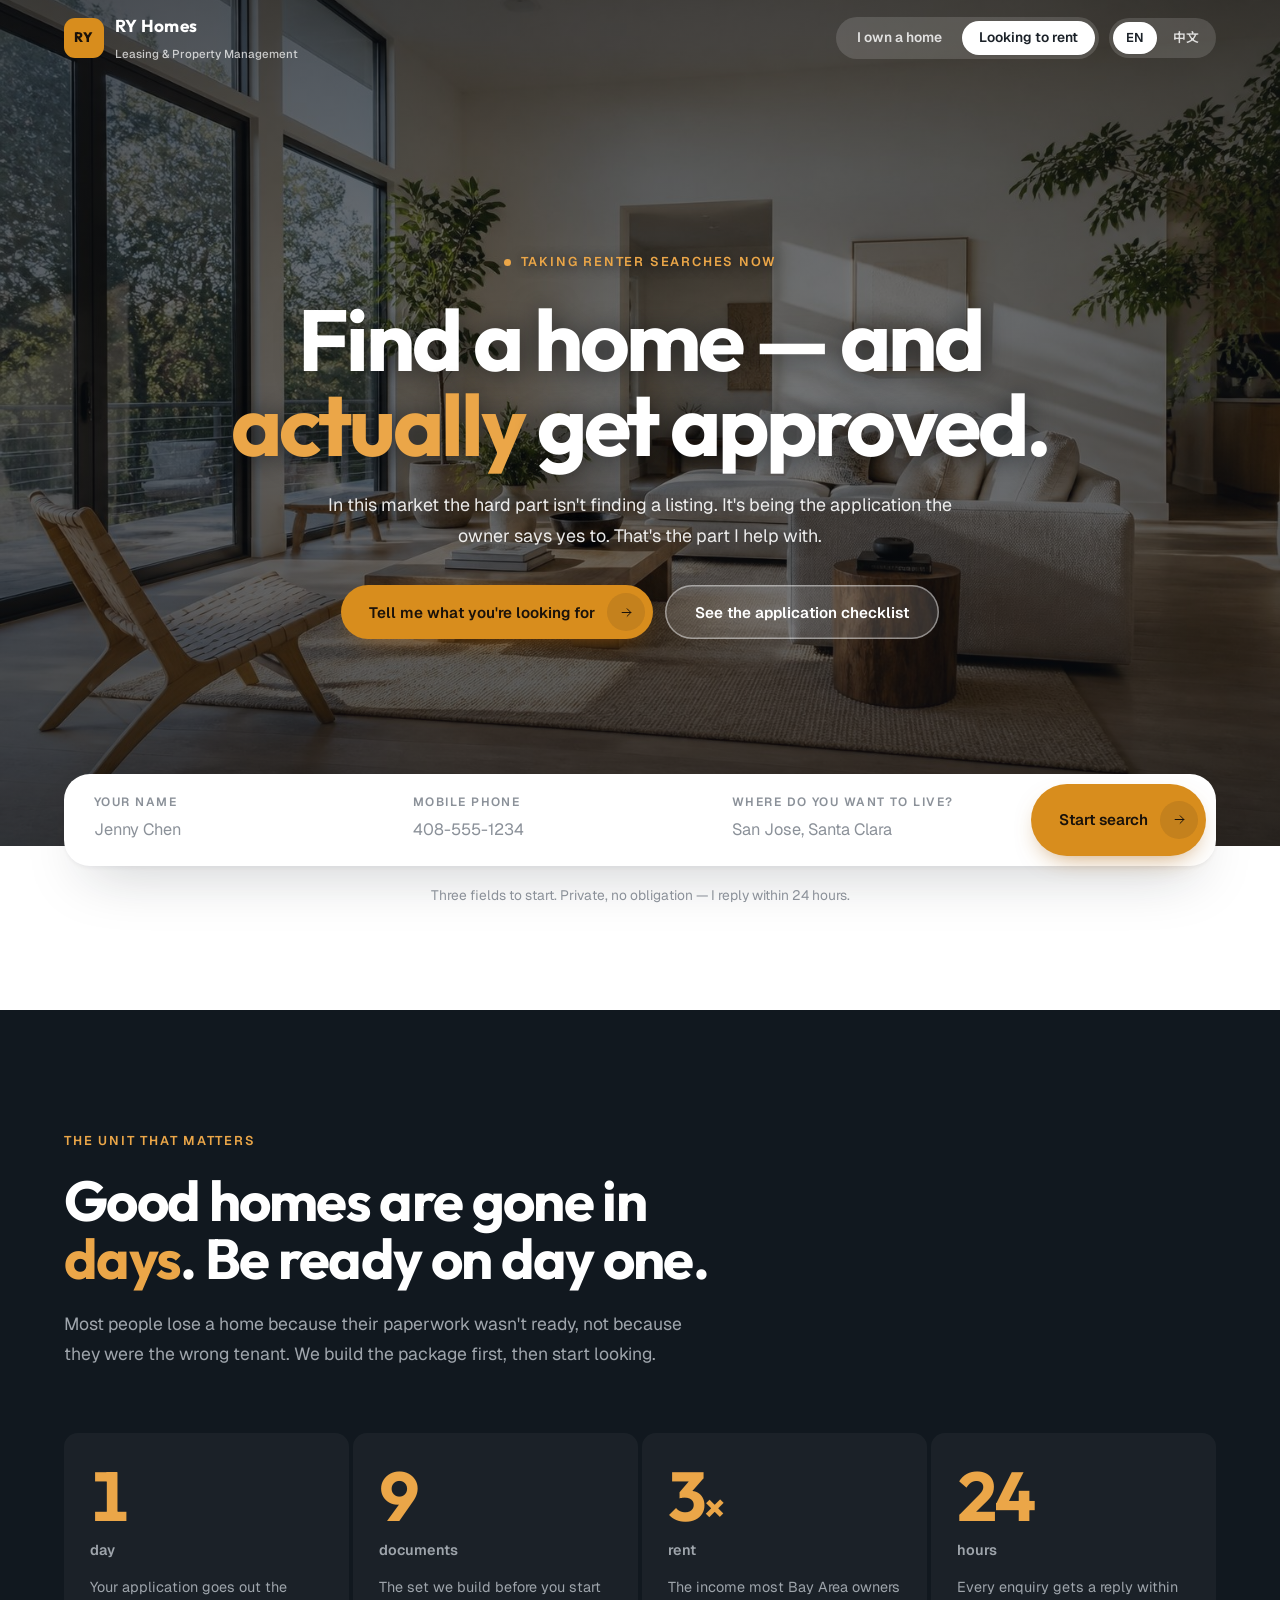
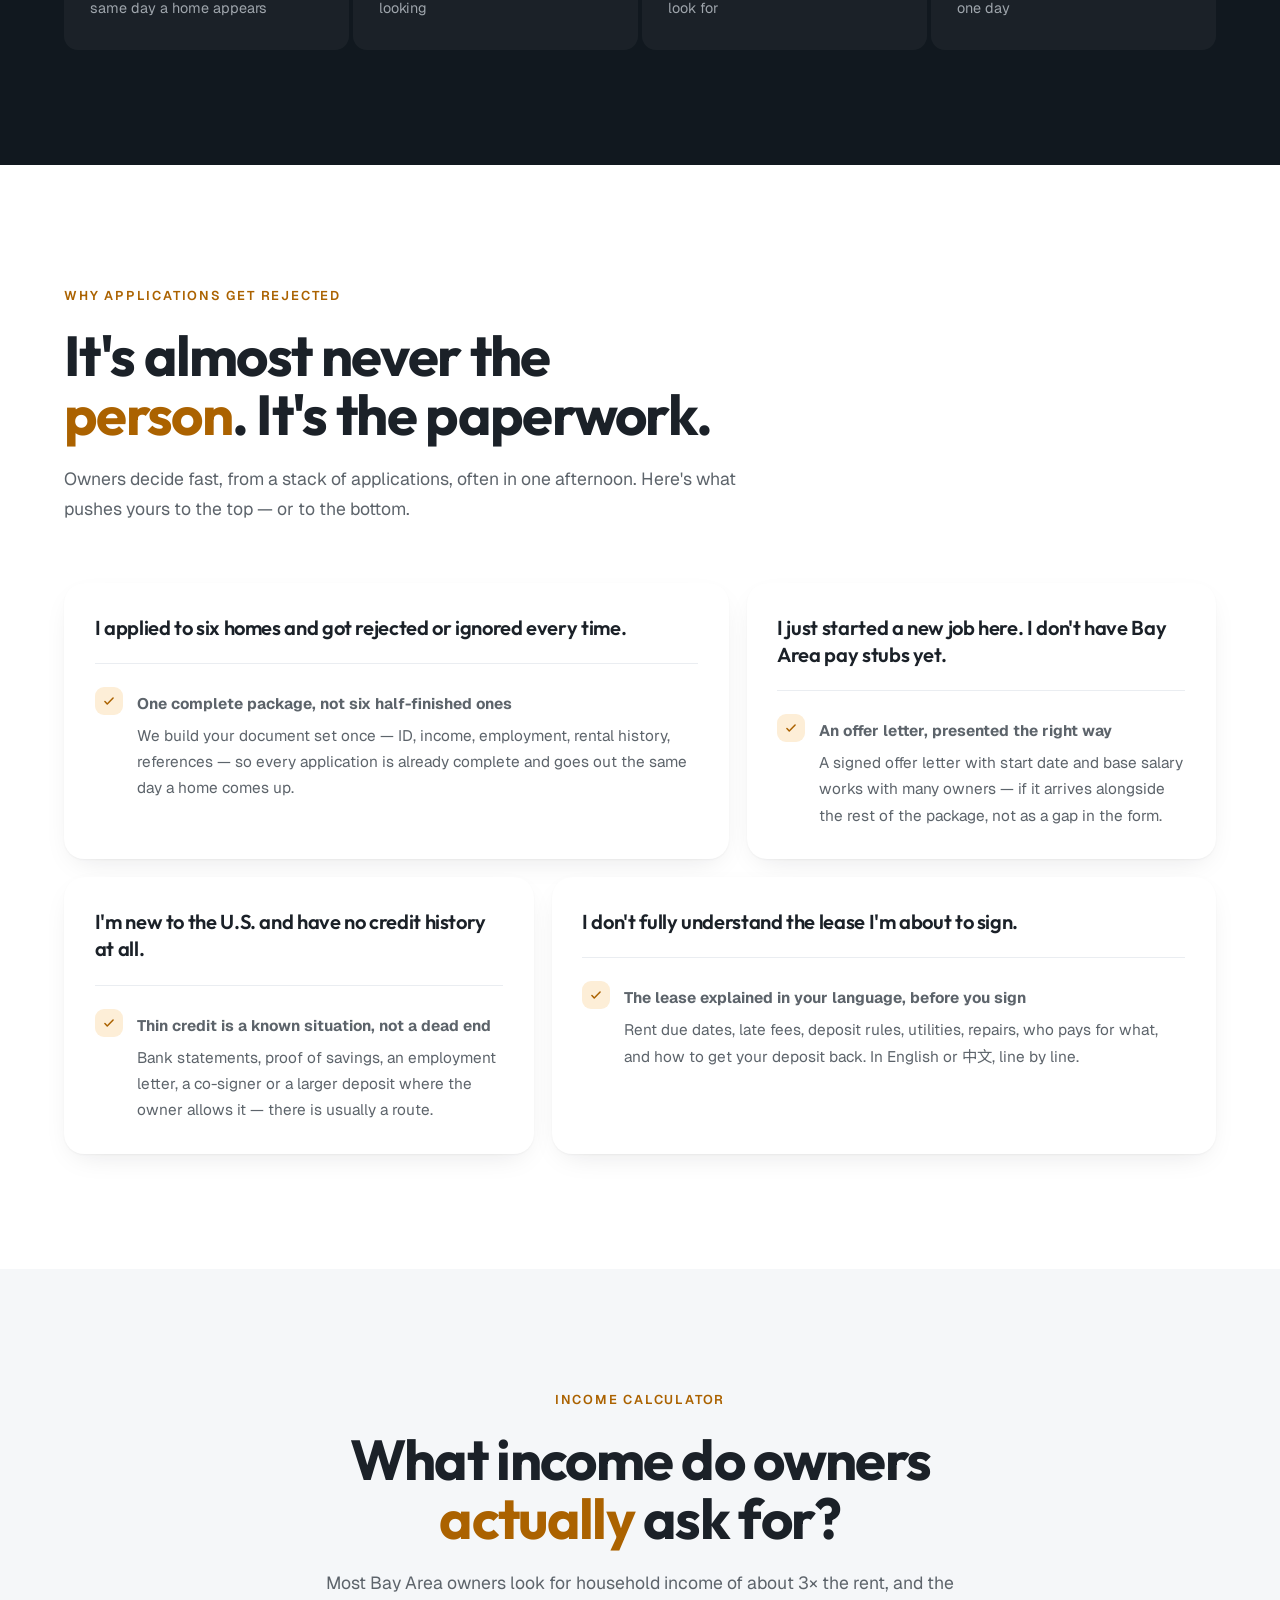
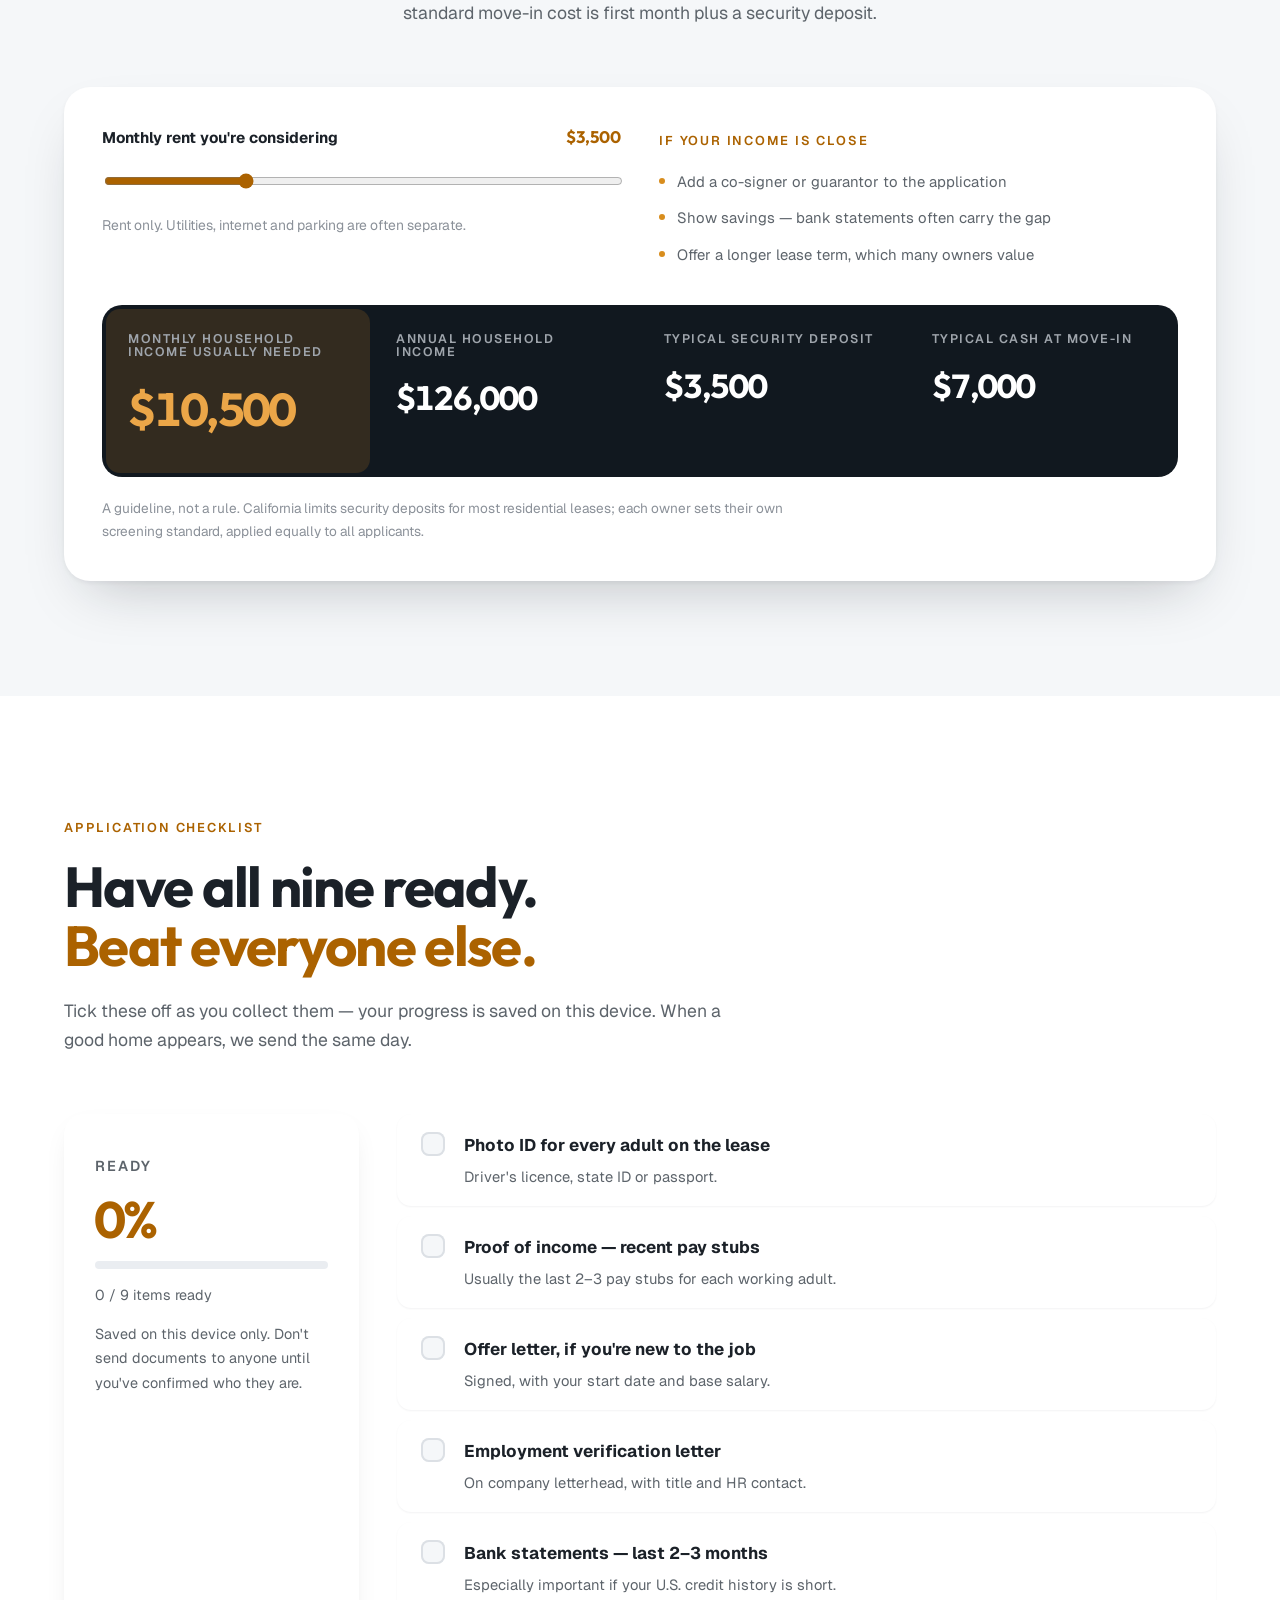
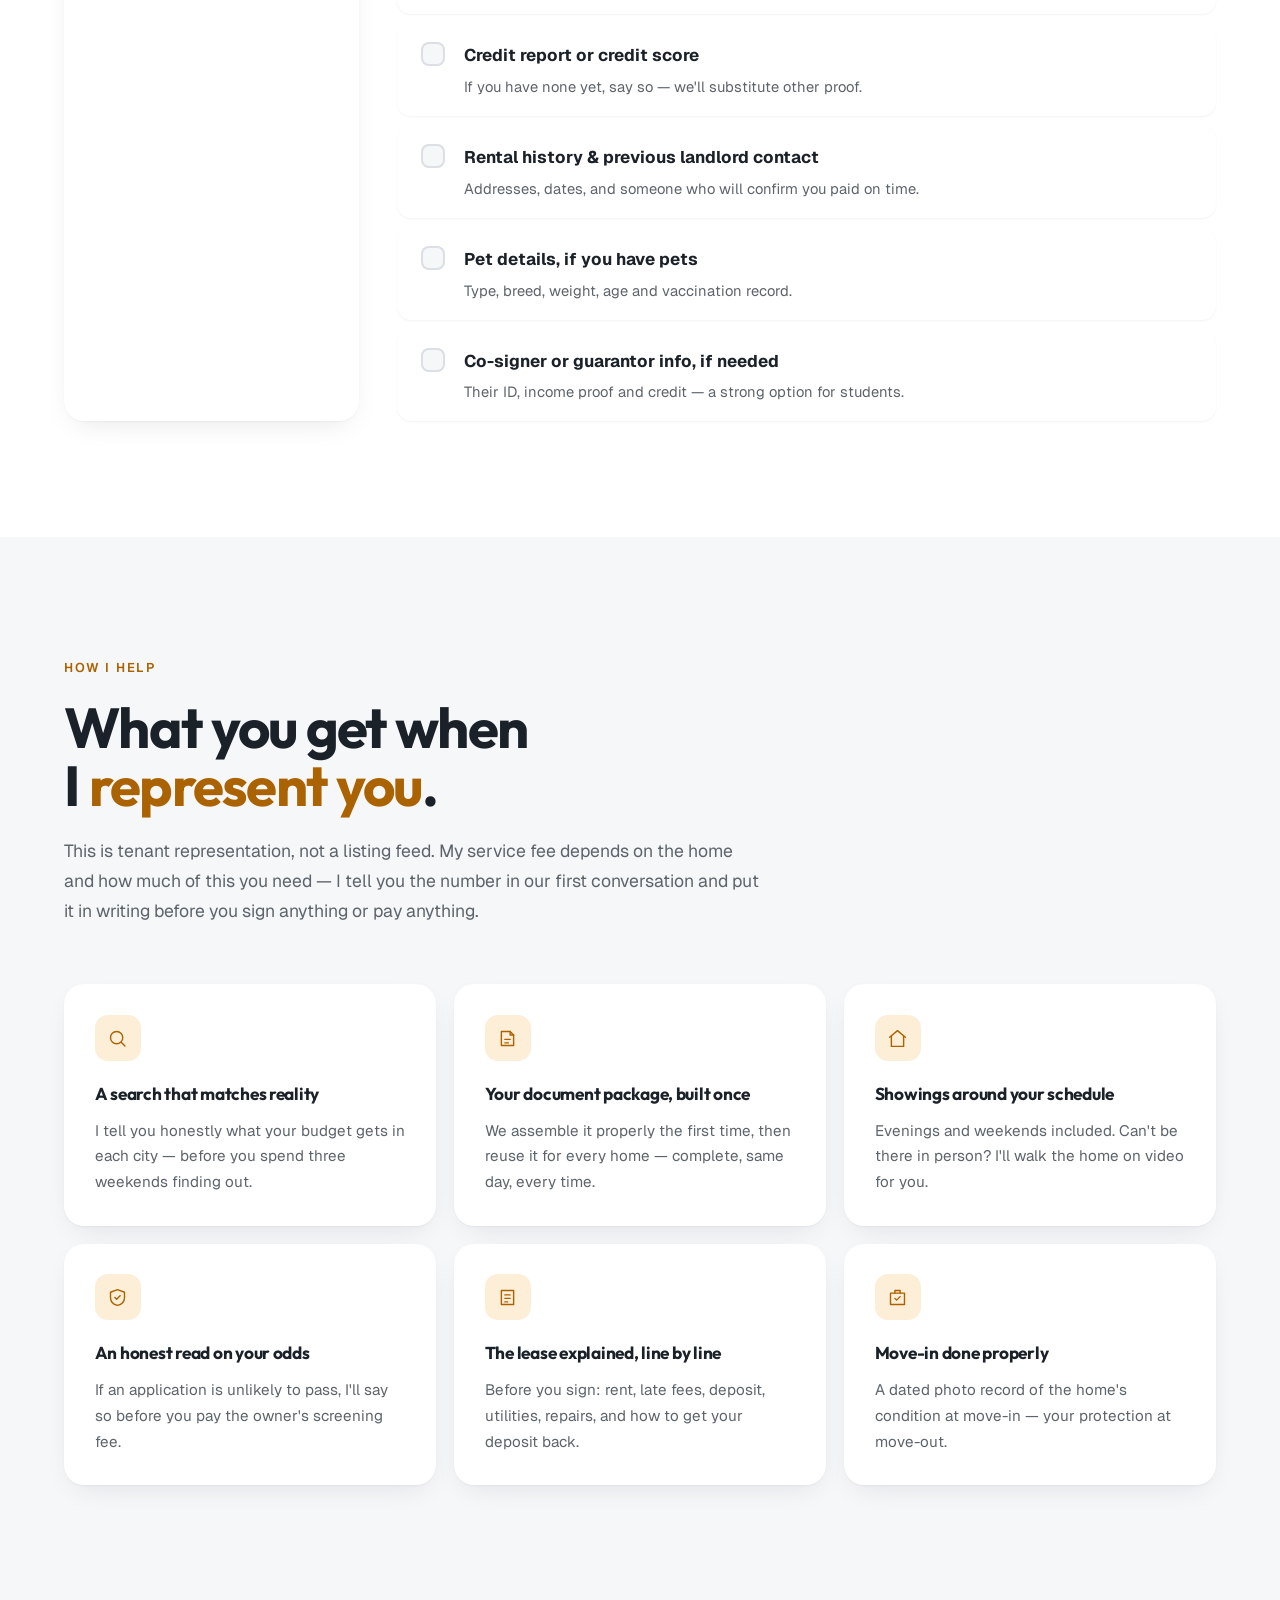
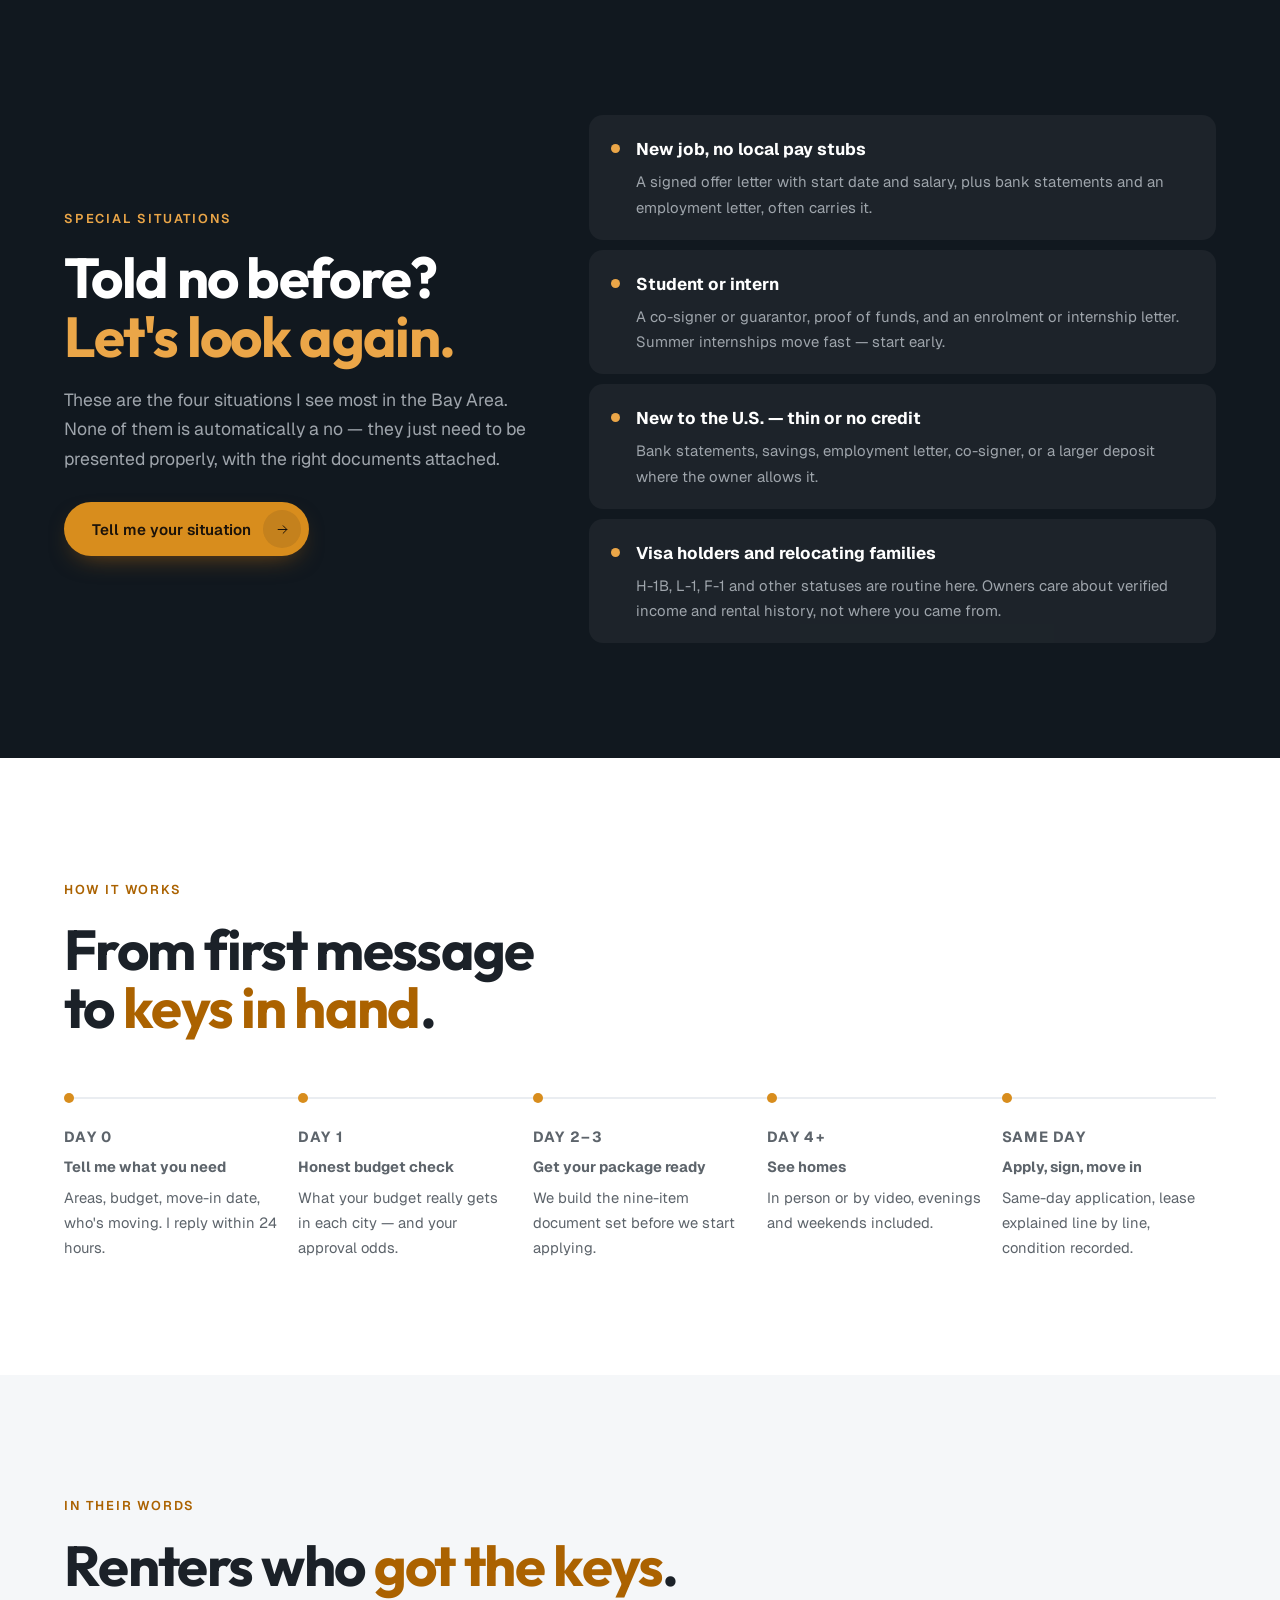
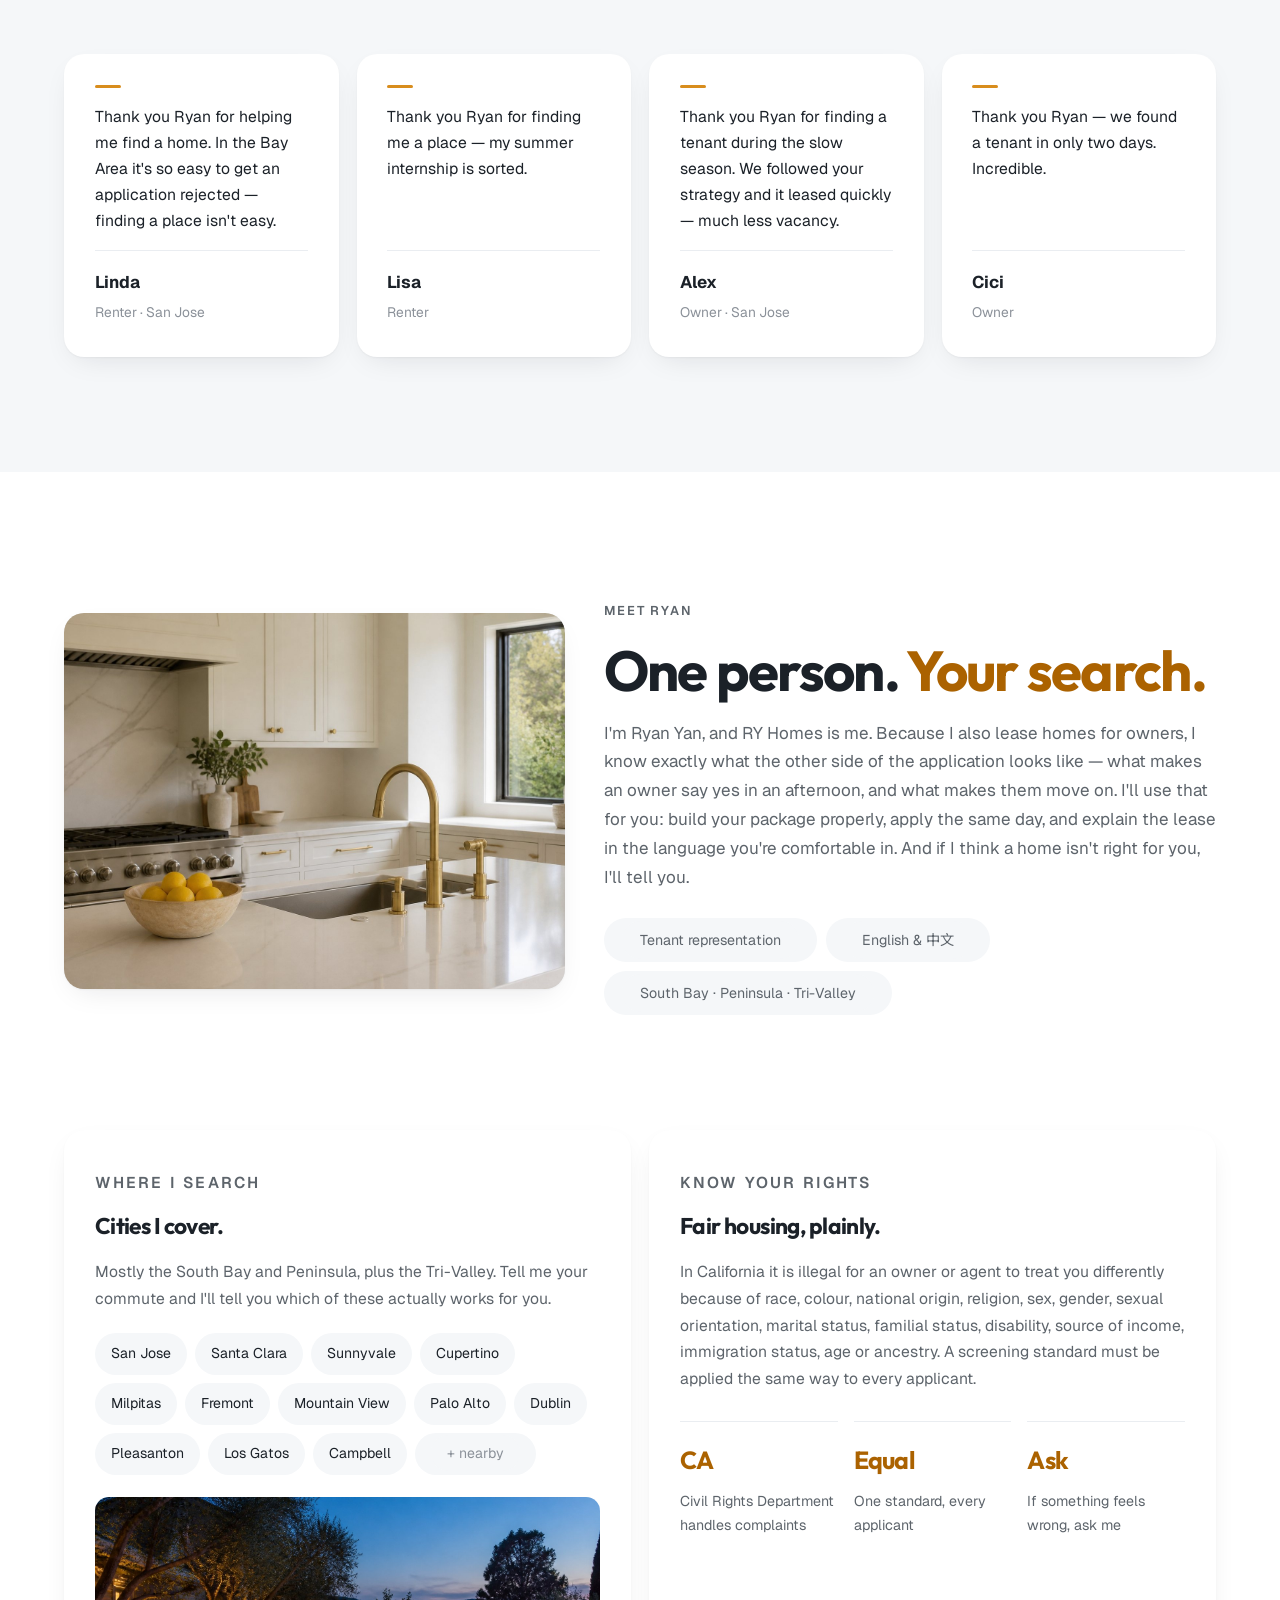
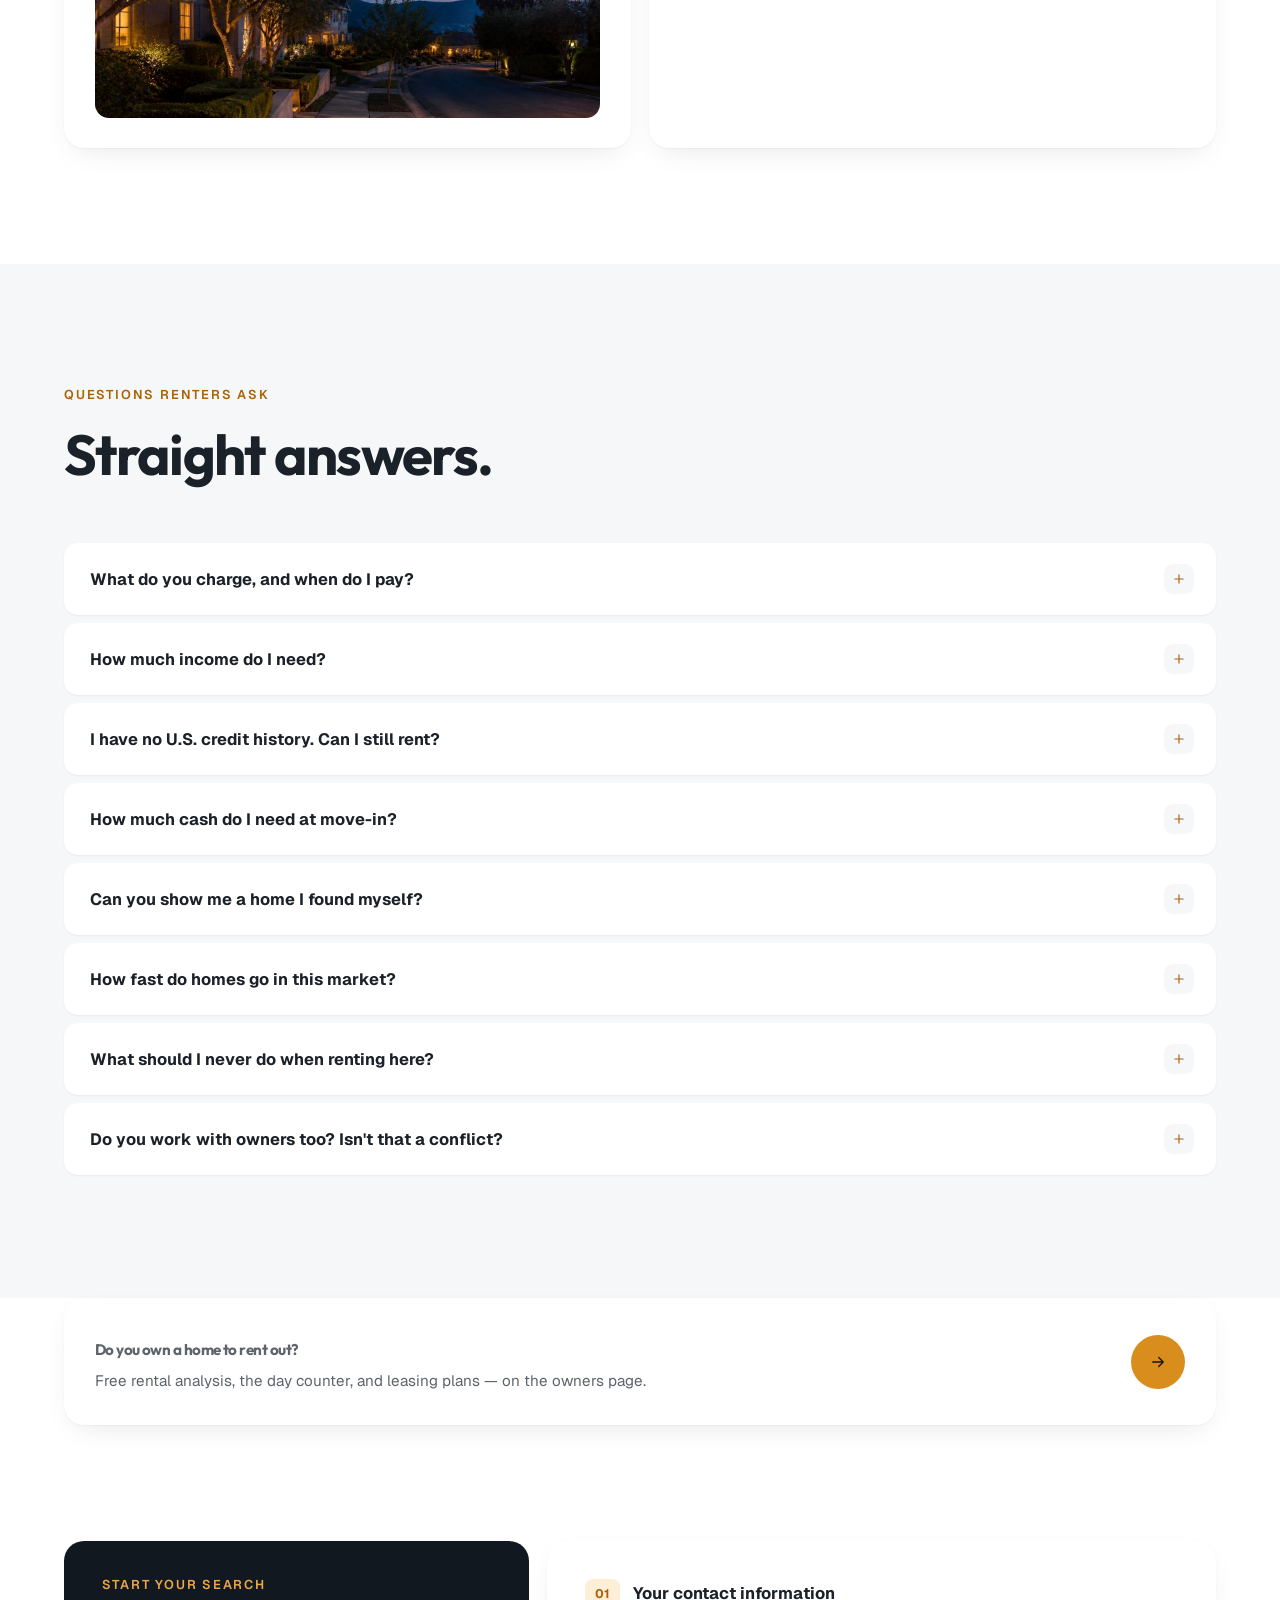
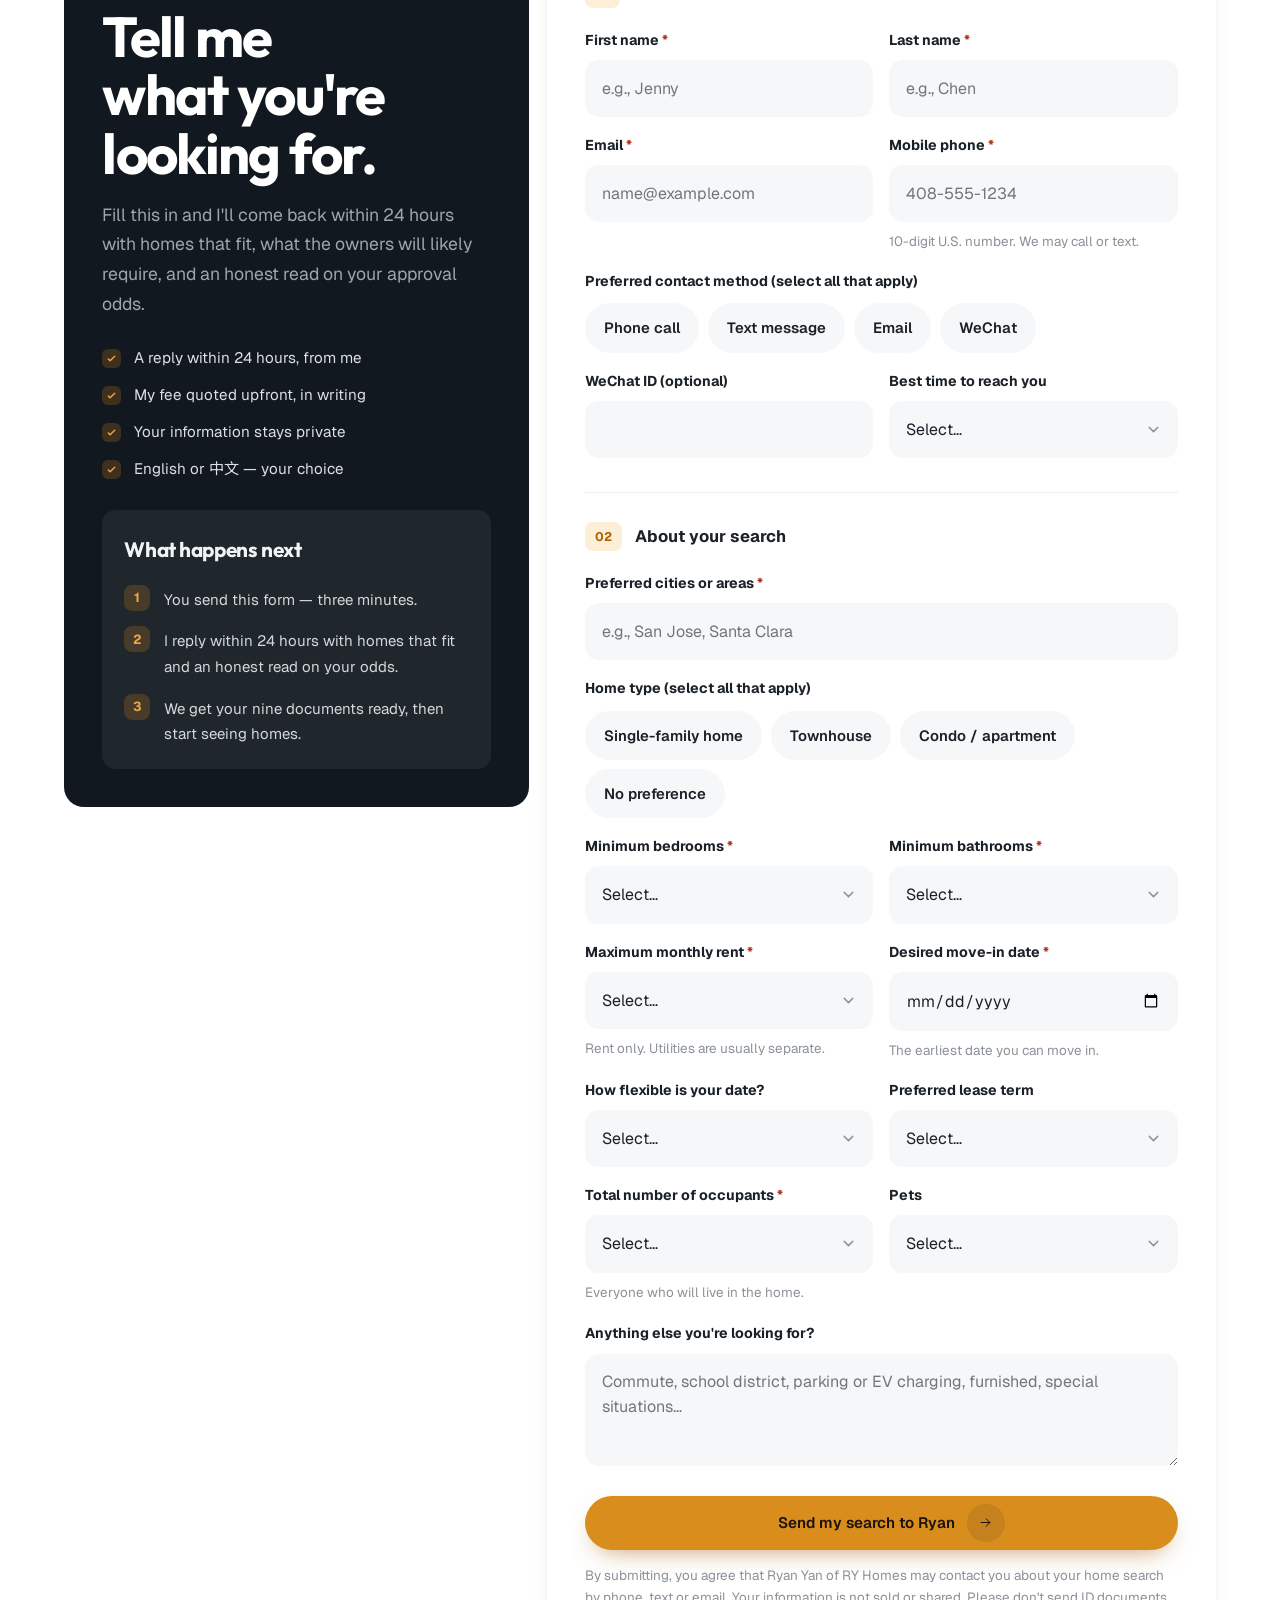
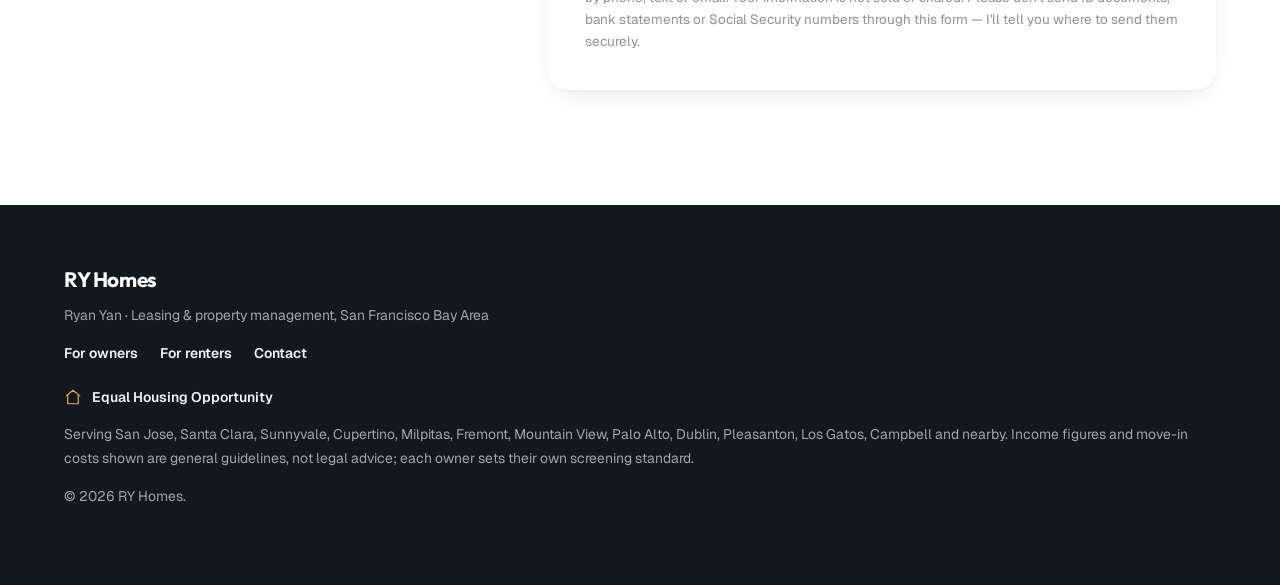
<file: renters/index.html>
<!doctype html>
<html lang="en" data-lang="en">
<head>
<meta charset="utf-8">
<meta name="viewport" content="width=device-width,initial-scale=1,viewport-fit=cover">
<title>Find a Bay Area Rental — RY Homes | Ryan Yan</title>
<meta name="description" content="Ryan Yan helps renters get approved for Bay Area homes. Income requirements explained, a nine-item application checklist, and help with new jobs, students, visas and thin U.S. credit. English and 中文.">
<meta name="theme-color" content="#141A22">
<meta property="og:title" content="Find a Bay Area rental — and actually get approved">
<meta property="og:description" content="Income requirements, the application checklist, and help getting approved. English and 中文.">
<meta property="og:type" content="website">
<script>document.documentElement.classList.add('js')</script>
<link rel="preconnect" href="https://fonts.googleapis.com">
<link rel="preconnect" href="https://fonts.gstatic.com" crossorigin>
<link href="https://fonts.googleapis.com/css2?family=Outfit:wght@500;600;700;800&family=Geist:wght@400;500;600;700&family=Noto+Sans+SC:wght@400;500;700;800&display=swap" rel="stylesheet">
<link rel="stylesheet" href="../style.css">
<link rel="icon" href="data:image/svg+xml,%3Csvg xmlns='http://www.w3.org/2000/svg' viewBox='0 0 64 64'%3E%3Crect width='64' height='64' rx='14' fill='%23D98A1F'/%3E%3Ctext x='32' y='41' font-family='Helvetica,Arial,sans-serif' font-size='24' font-weight='700' fill='%231A120A' text-anchor='middle'%3ERY%3C/text%3E%3C/svg%3E">
</head>
<body>
<a class="skip" href="#main"><span class="en">Skip to content</span><span class="zh">跳到主要内容</span></a>

<header class="nav" id="nav">
  <div class="wrap">
    <a class="brand" href="../index.html" data-keep-lang>
      <span class="mono" aria-hidden="true">RY</span>
      <span><b>RY Homes</b><small><span class="en">Leasing &amp; Property Management</span><span class="zh">出租与物业管理</span></small></span>
    </a>
    <div class="navr">
      <nav class="seg" aria-label="Choose audience">
        <a href="../index.html" data-keep-lang><span class="en">I own a home</span><span class="zh">我是屋主</span></a>
        <a href="index.html" aria-current="page" data-keep-lang><span class="en">Looking to rent</span><span class="zh">我要租房</span></a>
      </nav>
      <div class="seg lang" role="group" aria-label="Language">
        <button type="button" id="lang-en" aria-pressed="true">EN</button>
        <button type="button" id="lang-zh" aria-pressed="false">中文</button>
      </div>
      <button class="burger" id="burger" type="button" aria-expanded="false" aria-controls="sheet" aria-label="Menu">
        <span></span><span></span><span></span>
      </button>
    </div>
  </div>
</header>
<nav class="sheet" id="sheet" aria-label="Menu">
  <a href="../index.html" data-keep-lang><span class="en">I own a home</span><span class="zh">我是屋主</span></a>
  <a href="index.html" data-keep-lang><span class="en">I'm looking to rent</span><span class="zh">我要租房</span></a>
  <a href="#checklist"><span class="en">Application checklist</span><span class="zh">申请材料清单</span></a>
  <a href="#contact"><span class="en">Start my search</span><span class="zh">开始找房</span></a>
</nav>

<main id="main">
<section class="hero">
  <div class="bgw"><img src="../img/renter-hero.jpg" alt="" aria-hidden="true" width="1536" height="1024" onerror="this.remove()"></div>
  <div class="wrap">
    <p class="lbl"><i aria-hidden="true"></i><span class="en">Taking renter searches now</span><span class="zh">现正受理找房需求</span></p>
    <h1 class="d1"><span class="en">Find a home — and <span class="hl">actually</span> get approved.</span><span class="zh">找到房子，<br>并且<span class="hl">真正</span>通过申请。</span></h1>
    <p class="lede"><span class="en">In this market the hard part isn't finding a listing. It's being the application the owner says yes to. That's the part I help with.</span><span class="zh">在这个市场，难的不是找到房源，而是成为屋主点头的那份申请。这正是我帮您做的事。</span></p>
    <div class="acts">
      <a class="btn pri ar" href="#contact"><span class="en">Tell me what you're looking for</span><span class="zh">告诉我您的找房需求</span><span class="ic" aria-hidden="true"><svg viewBox="0 0 24 24" fill="none" stroke="currentColor" stroke-width="1.6" stroke-linecap="round" stroke-linejoin="round"><path d="M5 12h14M13 6l6 6-6 6"/></svg></span></a>
      <a class="btn glass" href="#checklist"><span class="en">See the application checklist</span><span class="zh">查看申请材料清单</span></a>
    </div>
  </div>
</section>

<section class="barwrap">
  <div class="wrap">
    <form class="leadbar" id="quick-form" novalidate>
      <div class="cell">
        <label for="q-name"><span class="en">Your name</span><span class="zh">您的姓名</span></label>
        <input id="q-name" type="text" autocomplete="name" placeholder="Jenny Chen" data-ph-en="Jenny Chen" data-ph-zh="例如：陈小姐">
      </div>
      <div class="cell">
        <label for="q-phone"><span class="en">Mobile phone</span><span class="zh">手机号码</span></label>
        <input id="q-phone" type="tel" autocomplete="tel" placeholder="408-555-1234" data-ph-en="408-555-1234" data-ph-zh="408-555-1234">
      </div>
      <div class="cell">
        <label for="q-area"><span class="en">Where do you want to live?</span><span class="zh">想住在哪个区域？</span></label>
        <input id="q-area" type="text" placeholder="San Jose, Santa Clara" data-ph-en="San Jose, Santa Clara" data-ph-zh="例如：San Jose、Santa Clara">
      </div>
      <div class="go">
        <button class="btn pri ar" type="submit"><span class="en">Start search</span><span class="zh">开始找房</span><span class="ic" aria-hidden="true"><svg viewBox="0 0 24 24" fill="none" stroke="currentColor" stroke-width="1.6" stroke-linecap="round" stroke-linejoin="round"><path d="M5 12h14M13 6l6 6-6 6"/></svg></span></button>
      </div>
      <p class="err" id="q-err" hidden></p>
    </form>
    <p class="barnote"><span class="en">Three fields to start. Private, no obligation — I reply within 24 hours.</span><span class="zh">只需三项信息即可开始。信息保密 · 无需任何承诺 · 24 小时内回复。</span></p>
  </div>
</section>

<section class="field sec" style="margin-top:clamp(70px,8vw,120px)">
  <div class="wrap">
    <div class="rv">
      <p class="lbl on"><span class="en">The unit that matters</span><span class="zh">真正该看的单位</span></p>
      <h2 class="d2" style="margin-top:18px"><span class="en">Good homes are gone in <span style="color:var(--acc-lit)">days</span>. Be ready on day one.</span><span class="zh">好房源<span style="color:var(--acc-lit)">几天</span>就没了。<br>第一天就要准备好。</span></h2>
      <p class="lede" style="margin-top:20px"><span class="en">Most people lose a home because their paperwork wasn't ready, not because they were the wrong tenant. We build the package first, then start looking.</span><span class="zh">大多数人错过房子，是因为材料没备齐，不是因为条件不好。我们先把材料做完整，再开始看房。</span></p>
    </div>
    <div class="figs rv">
      <div class="fig"><b class="num" data-count="1">1</b><span class="u"><span class="en">day</span><span class="zh">天</span></span><span class="t"><span class="en">Your application goes out the same day a home appears</span><span class="zh">房源一出来，当天就能递交申请</span></span></div>
      <div class="fig"><b class="num" data-count="9">9</b><span class="u"><span class="en">documents</span><span class="zh">项材料</span></span><span class="t"><span class="en">The set we build before you start looking</span><span class="zh">开始看房前要备齐的材料</span></span></div>
      <div class="fig"><b>3<span style="font-size:.55em">×</span></b><span class="u"><span class="en">rent</span><span class="zh">倍租金</span></span><span class="t"><span class="en">The income most Bay Area owners look for</span><span class="zh">湾区屋主普遍要求的收入标准</span></span></div>
      <div class="fig"><b class="num" data-count="24">24</b><span class="u"><span class="en">hours</span><span class="zh">小时</span></span><span class="t"><span class="en">Every enquiry gets a reply within one day</span><span class="zh">每个咨询一天内回复</span></span></div>
    </div>
  </div>
</section>

<section class="sec">
  <div class="wrap">
    <div class="hd rv">
      <p class="lbl"><span class="en">Why applications get rejected</span><span class="zh">申请为什么会被拒</span></p>
      <h2 class="d2"><span class="en">It's almost never the <span class="hl">person</span>. It's the paperwork.</span><span class="zh">被拒几乎<span class="hl">不是因为人</span>，而是因为材料。</span></h2>
      <p class="lede"><span class="en">Owners decide fast, from a stack of applications, often in one afternoon. Here's what pushes yours to the top — or to the bottom.</span><span class="zh">屋主常常在一个下午、从一堆申请里快速决定。下面这些决定了您的申请被排在最前面，还是最后面。</span></p>
    </div>
    <div class="grid">
      <div class="g7 rv"><div class="card pain">
        <p class="q"><span class="en">I applied to six homes and got rejected or ignored every time.</span><span class="zh">我申请了六套房子，每次都被拒或没人回。</span></p>
        <div class="fx"><i aria-hidden="true"><svg viewBox="0 0 24 24" fill="none" stroke="currentColor" stroke-width="2.6" stroke-linecap="round" stroke-linejoin="round"><path d="m5 13 4 4L19 7"/></svg></i><p><b><span class="en">One complete package, not six half-finished ones</span><span class="zh">一份完整材料，胜过六份半成品</span></b><span><span class="en">We build your document set once — ID, income, employment, rental history, references — so every application is already complete and goes out the same day a home comes up.</span><span class="zh">我们把材料一次准备齐：身份、收入、在职、租房记录、推荐人。之后每次申请都是完整的，房源一出来当天就能递交。</span></span></p></div>
      </div></div>
      <div class="g5 rv"><div class="card pain">
        <p class="q"><span class="en">I just started a new job here. I don't have Bay Area pay stubs yet.</span><span class="zh">我刚来湾区上班，还没有本地工资单。</span></p>
        <div class="fx"><i aria-hidden="true"><svg viewBox="0 0 24 24" fill="none" stroke="currentColor" stroke-width="2.6" stroke-linecap="round" stroke-linejoin="round"><path d="m5 13 4 4L19 7"/></svg></i><p><b><span class="en">An offer letter, presented the right way</span><span class="zh">用对的方式呈现录用信</span></b><span><span class="en">A signed offer letter with start date and base salary works with many owners — if it arrives alongside the rest of the package, not as a gap in the form.</span><span class="zh">带起始日期和基本薪资的正式录用信，很多屋主是接受的 — 前提是和其他材料一起递交，而不是在表格里留一个空白。</span></span></p></div>
      </div></div>
      <div class="g5 rv"><div class="card pain">
        <p class="q"><span class="en">I'm new to the U.S. and have no credit history at all.</span><span class="zh">我刚来美国，完全没有信用记录。</span></p>
        <div class="fx"><i aria-hidden="true"><svg viewBox="0 0 24 24" fill="none" stroke="currentColor" stroke-width="2.6" stroke-linecap="round" stroke-linejoin="round"><path d="m5 13 4 4L19 7"/></svg></i><p><b><span class="en">Thin credit is a known situation, not a dead end</span><span class="zh">信用记录薄不是死路，是常见情况</span></b><span><span class="en">Bank statements, proof of savings, an employment letter, a co-signer or a larger deposit where the owner allows it — there is usually a route.</span><span class="zh">银行对账单、存款证明、在职证明、担保人，或在屋主同意时提高押金 — 通常都有办法。</span></span></p></div>
      </div></div>
      <div class="g7 rv"><div class="card pain">
        <p class="q"><span class="en">I don't fully understand the lease I'm about to sign.</span><span class="zh">要签的租约我看不太懂。</span></p>
        <div class="fx"><i aria-hidden="true"><svg viewBox="0 0 24 24" fill="none" stroke="currentColor" stroke-width="2.6" stroke-linecap="round" stroke-linejoin="round"><path d="m5 13 4 4L19 7"/></svg></i><p><b><span class="en">The lease explained in your language, before you sign</span><span class="zh">签约前用您的语言逐条讲清</span></b><span><span class="en">Rent due dates, late fees, deposit rules, utilities, repairs, who pays for what, and how to get your deposit back. In English or 中文, line by line.</span><span class="zh">租金日期、滞纳金、押金规则、水电网、维修责任、各项费用由谁负担、退租如何拿回押金。中文或英文，逐条说明。</span></span></p></div>
      </div></div>
    </div>
  </div>
</section>

<section class="sec band" id="income">
  <div class="wrap">
    <div class="hd mid rv">
      <p class="lbl"><span class="en">Income calculator</span><span class="zh">收入要求计算器</span></p>
      <h2 class="d2"><span class="en">What income do owners <span class="hl">actually</span> ask for?</span><span class="zh">屋主<span class="hl">实际</span>要求多少收入？</span></h2>
      <p class="lede"><span class="en">Most Bay Area owners look for household income of about 3× the rent, and the standard move-in cost is first month plus a security deposit.</span><span class="zh">湾区大多数屋主要求家庭月收入约为租金的 3 倍；入住时通常需要首月租金加押金。</span></p>
    </div>
    <div class="calc rv">
      <div class="calcin">
        <div class="fld">
          <label for="ic-rent"><span><span class="en">Monthly rent you're considering</span><span class="zh">您考虑的月租金</span></span><output id="ic-rent-out" for="ic-rent">$3,500</output></label>
          <input id="ic-rent" type="range" min="1500" max="9000" step="100" value="3500" aria-label="Monthly rent you are considering">
          <p class="hint"><span class="en">Rent only. Utilities, internet and parking are often separate.</span><span class="zh">仅指租金，水电、网络和车位通常另付。</span></p>
        </div>
        <div class="fld note" style="padding-top:0;box-shadow:none">
          <p class="eye lbl"><span class="en">If your income is close</span><span class="zh">如果收入接近标准</span></p>
          <ul style="display:grid;gap:11px;margin-top:15px">
            <li style="display:flex;gap:12px;font-size:.93rem;color:var(--fg-2)"><span style="flex:none;width:6px;height:6px;margin-top:9px;border-radius:999px;background:var(--acc)"></span><span class="en">Add a co-signer or guarantor to the application</span><span class="zh">在申请中加入担保人</span></li>
            <li style="display:flex;gap:12px;font-size:.93rem;color:var(--fg-2)"><span style="flex:none;width:6px;height:6px;margin-top:9px;border-radius:999px;background:var(--acc)"></span><span class="en">Show savings — bank statements often carry the gap</span><span class="zh">提供存款证明 — 银行对账单常能补上差距</span></li>
            <li style="display:flex;gap:12px;font-size:.93rem;color:var(--fg-2)"><span style="flex:none;width:6px;height:6px;margin-top:9px;border-radius:999px;background:var(--acc)"></span><span class="en">Offer a longer lease term, which many owners value</span><span class="zh">提出更长的租期，很多屋主很看重这一点</span></li>
          </ul>
        </div>
      </div>
      <div class="tally">
        <div class="peak"><span class="k"><span class="en">Monthly household income usually needed</span><span class="zh">通常需要的家庭月收入</span></span><b class="num" id="ic-month">$10,500</b></div>
        <div><span class="k"><span class="en">Annual household income</span><span class="zh">家庭年收入</span></span><b class="num" id="ic-year">$126,000</b></div>
        <div><span class="k"><span class="en">Typical security deposit</span><span class="zh">常见押金</span></span><b class="num" id="ic-dep">$3,500</b></div>
        <div><span class="k"><span class="en">Typical cash at move-in</span><span class="zh">入住时通常需准备</span></span><b class="num" id="ic-first">$7,000</b></div>
      </div>
      <p class="calcnote"><span class="en">A guideline, not a rule. California limits security deposits for most residential leases; each owner sets their own screening standard, applied equally to all applicants.</span><span class="zh">这是参考标准，不是硬性规定。加州对多数住宅租约的押金上限有法律限制；每位屋主有自己的审核标准，并对所有申请人一致适用。</span></p>
    </div>
  </div>
</section>

<section class="sec" id="checklist">
  <div class="wrap">
    <div class="hd rv">
      <p class="lbl"><span class="en">Application checklist</span><span class="zh">申请材料清单</span></p>
      <h2 class="d2"><span class="en">Have all nine ready. <span class="hl">Beat everyone else.</span></span><span class="zh">把九项备齐，<span class="hl">就赢在起跑点。</span></span></h2>
      <p class="lede"><span class="en">Tick these off as you collect them — your progress is saved on this device. When a good home appears, we send the same day.</span><span class="zh">准备好一项就勾选一项，进度会保存在这台设备上。好房源一出来，当天就能递交。</span></p>
    </div>
    <div class="checkwrap rv">
      <div class="card meter">
        <p class="lbl"><span class="en">Ready</span><span class="zh">完成度</span></p>
        <p class="pct" id="ck-pct">0%</p>
        <div class="bar" aria-hidden="true"><i id="ck-bar"></i></div>
        <p><span id="ck-count">0 / 9</span> <span class="en">items ready</span><span class="zh">项已准备</span></p>
        <p><span class="en">Saved on this device only. Don't send documents to anyone until you've confirmed who they are.</span><span class="zh">仅保存在本设备。在确认对方身份之前，不要把材料发给任何人。</span></p>
      </div>
      <ul class="check">
        <li><label><input type="checkbox" id="c1"><span><b><span class="en">Photo ID for every adult on the lease</span><span class="zh">租约上每位成年人的身份证件</span></b><span class="d"><span class="en">Driver's licence, state ID or passport.</span><span class="zh">驾照、州 ID 或护照。</span></span></span></label></li>
        <li><label><input type="checkbox" id="c2"><span><b><span class="en">Proof of income — recent pay stubs</span><span class="zh">收入证明 — 近期工资单</span></b><span class="d"><span class="en">Usually the last 2–3 pay stubs for each working adult.</span><span class="zh">通常是每位在职成年人最近 2–3 期工资单。</span></span></span></label></li>
        <li><label><input type="checkbox" id="c3"><span><b><span class="en">Offer letter, if you're new to the job</span><span class="zh">录用信（如刚入职）</span></b><span class="d"><span class="en">Signed, with your start date and base salary.</span><span class="zh">需有签署、起始日期和基本薪资。</span></span></span></label></li>
        <li><label><input type="checkbox" id="c4"><span><b><span class="en">Employment verification letter</span><span class="zh">在职证明信</span></b><span class="d"><span class="en">On company letterhead, with title and HR contact.</span><span class="zh">公司正式信头，含职位和 HR 联系方式。</span></span></span></label></li>
        <li><label><input type="checkbox" id="c5"><span><b><span class="en">Bank statements — last 2–3 months</span><span class="zh">近 2–3 个月银行对账单</span></b><span class="d"><span class="en">Especially important if your U.S. credit history is short.</span><span class="zh">如果美国信用记录还很短，这一项尤其重要。</span></span></span></label></li>
        <li><label><input type="checkbox" id="c6"><span><b><span class="en">Credit report or credit score</span><span class="zh">信用报告或信用分</span></b><span class="d"><span class="en">If you have none yet, say so — we'll substitute other proof.</span><span class="zh">如果还没有，请直接告诉我，我们用其他材料替代。</span></span></span></label></li>
        <li><label><input type="checkbox" id="c7"><span><b><span class="en">Rental history &amp; previous landlord contact</span><span class="zh">租房历史与前房东联系方式</span></b><span class="d"><span class="en">Addresses, dates, and someone who will confirm you paid on time.</span><span class="zh">地址、起止日期，以及能证明您按时付租的联系人。</span></span></span></label></li>
        <li><label><input type="checkbox" id="c8"><span><b><span class="en">Pet details, if you have pets</span><span class="zh">宠物资料（如有宠物）</span></b><span class="d"><span class="en">Type, breed, weight, age and vaccination record.</span><span class="zh">种类、品种、体重、年龄和疫苗记录。</span></span></span></label></li>
        <li><label><input type="checkbox" id="c9"><span><b><span class="en">Co-signer or guarantor info, if needed</span><span class="zh">担保人资料（如需要）</span></b><span class="d"><span class="en">Their ID, income proof and credit — a strong option for students.</span><span class="zh">担保人的身份、收入证明和信用 — 学生申请的有效方案。</span></span></span></label></li>
      </ul>
    </div>
  </div>
</section>

<section class="sec band">
  <div class="wrap">
    <div class="hd rv">
      <p class="lbl"><span class="en">How I help</span><span class="zh">我能帮什么</span></p>
      <h2 class="d2"><span class="en">What you get when I <span class="hl">represent you</span>.</span><span class="zh">由我<span class="hl">代表您</span>时，您得到什么。</span></h2>
      <p class="lede"><span class="en">This is tenant representation, not a listing feed. My service fee depends on the home and how much of this you need — I tell you the number in our first conversation and put it in writing before you sign anything or pay anything.</span><span class="zh">这是租客代理服务，不是房源列表。服务费按房屋情况和您需要的服务范围而定 — 第一次沟通我就会告诉您具体数字，并在您签署或支付任何费用之前书面确认。</span></p>
    </div>
    <div class="grid">
      <div class="g4 rv"><div class="card tile">
        <span class="ic" aria-hidden="true"><svg viewBox="0 0 24 24" fill="none" stroke="currentColor" stroke-width="1.6" stroke-linecap="round" stroke-linejoin="round"><circle cx="11" cy="11" r="7"/><path d="m16.5 16.5 4 4"/></svg></span>
        <h3><span class="en">A search that matches reality</span><span class="zh">贴近现实的找房方案</span></h3>
        <p><span class="en">I tell you honestly what your budget gets in each city — before you spend three weekends finding out.</span><span class="zh">我会坦白告诉您，这个预算在各个城市能租到什么 — 不用您花三个周末才搞清楚。</span></p>
      </div></div>
      <div class="g4 rv"><div class="card tile">
        <span class="ic" aria-hidden="true"><svg viewBox="0 0 24 24" fill="none" stroke="currentColor" stroke-width="1.6" stroke-linecap="round" stroke-linejoin="round"><path d="M5 4h10l4 4v12H5z"/><path d="M15 4v4h4"/><path d="M9 13h6M9 17h4"/></svg></span>
        <h3><span class="en">Your document package, built once</span><span class="zh">材料一次备齐</span></h3>
        <p><span class="en">We assemble it properly the first time, then reuse it for every home — complete, same day, every time.</span><span class="zh">第一次就整理规范，之后每套房子都能复用 — 完整、当天递交、每次都是。</span></p>
      </div></div>
      <div class="g4 rv"><div class="card tile">
        <span class="ic" aria-hidden="true"><svg viewBox="0 0 24 24" fill="none" stroke="currentColor" stroke-width="1.6" stroke-linecap="round" stroke-linejoin="round"><path d="M3 10.5 12 3l9 7.5"/><path d="M5 9.5V21h14V9.5"/></svg></span>
        <h3><span class="en">Showings around your schedule</span><span class="zh">配合您时间安排带看</span></h3>
        <p><span class="en">Evenings and weekends included. Can't be there in person? I'll walk the home on video for you.</span><span class="zh">晚间和周末都可以。本人到不了？我可以视频带看。</span></p>
      </div></div>
      <div class="g4 rv"><div class="card tile">
        <span class="ic" aria-hidden="true"><svg viewBox="0 0 24 24" fill="none" stroke="currentColor" stroke-width="1.6" stroke-linecap="round" stroke-linejoin="round"><path d="M12 3 4 6v6c0 5 3.5 8 8 9 4.5-1 8-4 8-9V6z"/><path d="m9 12 2 2 4-4"/></svg></span>
        <h3><span class="en">An honest read on your odds</span><span class="zh">坦白评估通过可能性</span></h3>
        <p><span class="en">If an application is unlikely to pass, I'll say so before you pay the owner's screening fee.</span><span class="zh">如果某份申请通过的可能性不大，我会在您付屋主的申请审核费之前就告诉您。</span></p>
      </div></div>
      <div class="g4 rv"><div class="card tile">
        <span class="ic" aria-hidden="true"><svg viewBox="0 0 24 24" fill="none" stroke="currentColor" stroke-width="1.6" stroke-linecap="round" stroke-linejoin="round"><path d="M5 4h14v16H5z"/><path d="M9 9h6M9 13h6M9 17h3"/></svg></span>
        <h3><span class="en">The lease explained, line by line</span><span class="zh">租约逐条讲解</span></h3>
        <p><span class="en">Before you sign: rent, late fees, deposit, utilities, repairs, and how to get your deposit back.</span><span class="zh">签约前讲清：租金、滞纳金、押金、水电、维修，以及退租时如何拿回押金。</span></p>
      </div></div>
      <div class="g4 rv"><div class="card tile">
        <span class="ic" aria-hidden="true"><svg viewBox="0 0 24 24" fill="none" stroke="currentColor" stroke-width="1.6" stroke-linecap="round" stroke-linejoin="round"><path d="M4 7h16v13H4z"/><path d="M9 7V4h6v3"/><path d="m9 13 2 2 4-4"/></svg></span>
        <h3><span class="en">Move-in done properly</span><span class="zh">入住规范办理</span></h3>
        <p><span class="en">A dated photo record of the home's condition at move-in — your protection at move-out.</span><span class="zh">入住时拍摄带日期的房屋状况记录 — 这是您退租时的保障。</span></p>
      </div></div>
    </div>
  </div>
</section>

<section class="field sec">
  <div class="wrap">
    <div class="spec rv">
      <div>
        <p class="lbl on"><span class="en">Special situations</span><span class="zh">特殊情况</span></p>
        <h2 class="d2" style="margin-top:18px"><span class="en">Told no before? <span style="color:var(--acc-lit)">Let's look again.</span></span><span class="zh">被拒过？<span style="color:var(--acc-lit)">再看一次。</span></span></h2>
        <p class="lede" style="margin-top:18px"><span class="en">These are the four situations I see most in the Bay Area. None of them is automatically a no — they just need to be presented properly, with the right documents attached.</span><span class="zh">以下是湾区最常见的四种情况。它们都不是自动被拒 — 只是需要用对的方式、附上对的材料来呈现。</span></p>
        <a class="btn pri ar" href="#contact" style="margin-top:28px"><span class="en">Tell me your situation</span><span class="zh">说说您的情况</span><span class="ic" aria-hidden="true"><svg viewBox="0 0 24 24" fill="none" stroke="currentColor" stroke-width="1.6" stroke-linecap="round" stroke-linejoin="round"><path d="M5 12h14M13 6l6 6-6 6"/></svg></span></a>
      </div>
      <ul>
        <li><span class="dot" aria-hidden="true"></span><span><b><span class="en">New job, no local pay stubs</span><span class="zh">刚入职，没有本地工资单</span></b><span class="d"><span class="en">A signed offer letter with start date and salary, plus bank statements and an employment letter, often carries it.</span><span class="zh">带起始日期和薪资的正式录用信，加上银行对账单和在职证明，通常可以通过。</span></span></span></li>
        <li><span class="dot" aria-hidden="true"></span><span><b><span class="en">Student or intern</span><span class="zh">学生或实习生</span></b><span class="d"><span class="en">A co-signer or guarantor, proof of funds, and an enrolment or internship letter. Summer internships move fast — start early.</span><span class="zh">担保人、资金证明，加上在读或实习证明。暑期实习房源抢得快，建议提早准备。</span></span></span></li>
        <li><span class="dot" aria-hidden="true"></span><span><b><span class="en">New to the U.S. — thin or no credit</span><span class="zh">刚来美国 — 信用记录薄或没有</span></b><span class="d"><span class="en">Bank statements, savings, employment letter, co-signer, or a larger deposit where the owner allows it.</span><span class="zh">银行对账单、存款、在职证明、担保人，或在屋主同意时提高押金。</span></span></span></li>
        <li><span class="dot" aria-hidden="true"></span><span><b><span class="en">Visa holders and relocating families</span><span class="zh">签证持有人与跨城搬迁家庭</span></b><span class="d"><span class="en">H-1B, L-1, F-1 and other statuses are routine here. Owners care about verified income and rental history, not where you came from.</span><span class="zh">H-1B、L-1、F-1 等身份在这里很常见。屋主看的是可核实的收入和租房记录，不是您来自哪里。</span></span></span></li>
      </ul>
    </div>
  </div>
</section>

<section class="sec">
  <div class="wrap">
    <div class="hd rv">
      <p class="lbl"><span class="en">How it works</span><span class="zh">找房流程</span></p>
      <h2 class="d2"><span class="en">From first message to <span class="hl">keys in hand</span>.</span><span class="zh">从第一条消息到<span class="hl">拿到钥匙</span>。</span></h2>
    </div>
    <ol class="tl rv" style="--cols:5">
      <li><p class="day"><span class="en">Day 0</span><span class="zh">第 0 天</span></p><b><span class="en">Tell me what you need</span><span class="zh">告诉我需求</span></b><span><span class="en">Areas, budget, move-in date, who's moving. I reply within 24 hours.</span><span class="zh">区域、预算、入住日期、几人同住。我 24 小时内回复。</span></span></li>
      <li><p class="day"><span class="en">Day 1</span><span class="zh">第 1 天</span></p><b><span class="en">Honest budget check</span><span class="zh">预算如实评估</span></b><span><span class="en">What your budget really gets in each city — and your approval odds.</span><span class="zh">这个预算在各城市能租到什么，以及通过的可能性。</span></span></li>
      <li><p class="day"><span class="en">Day 2–3</span><span class="zh">第 2–3 天</span></p><b><span class="en">Get your package ready</span><span class="zh">准备申请材料</span></b><span><span class="en">We build the nine-item document set before we start applying.</span><span class="zh">在开始申请之前，把九项材料备齐。</span></span></li>
      <li><p class="day"><span class="en">Day 4+</span><span class="zh">第 4 天起</span></p><b><span class="en">See homes</span><span class="zh">看房</span></b><span><span class="en">In person or by video, evenings and weekends included.</span><span class="zh">现场或视频带看，晚间周末都可以。</span></span></li>
      <li><p class="day"><span class="en">Same day</span><span class="zh">当天</span></p><b><span class="en">Apply, sign, move in</span><span class="zh">申请、签约、入住</span></b><span><span class="en">Same-day application, lease explained line by line, condition recorded.</span><span class="zh">当天递交申请、租约逐条讲解、房屋状况留档。</span></span></li>
    </ol>
  </div>
</section>

<section class="sec band">
  <div class="wrap">
    <div class="hd rv">
      <p class="lbl"><span class="en">In their words</span><span class="zh">客户评价</span></p>
      <h2 class="d2"><span class="en">Renters who <span class="hl">got the keys</span>.</span><span class="zh"><span class="hl">成功拿到钥匙</span>的租客。</span></h2>
    </div>
    <div class="grid">
      <div class="g3 rv"><div class="card quote"><span class="m" aria-hidden="true"></span><p><span class="en">Thank you Ryan for helping me find a home. In the Bay Area it's so easy to get an application rejected — finding a place isn't easy.</span><span class="zh">感谢 Ryan 帮忙找房，在湾区这种申请很容易被拒的情况下，找到房子真的不容易。</span></p><div class="who"><b>Linda</b><span><span class="en">Renter · San Jose</span><span class="zh">租客 · San Jose 圣荷西</span></span></div></div></div>
      <div class="g3 rv"><div class="card quote"><span class="m" aria-hidden="true"></span><p><span class="en">Thank you Ryan for finding me a place — my summer internship is sorted.</span><span class="zh">感谢 Ryan 找房，暑假实习的住处落实了。</span></p><div class="who"><b>Lisa</b><span><span class="en">Renter</span><span class="zh">租客</span></span></div></div></div>
      <div class="g3 rv"><div class="card quote"><span class="m" aria-hidden="true"></span><p><span class="en">Thank you Ryan for finding a tenant during the slow season. We followed your strategy and it leased quickly — much less vacancy.</span><span class="zh">感谢 Ryan 帮忙在淡季找租客，按照你的策略很快就租出去了，空置时间少了很多。</span></p><div class="who"><b>Alex</b><span><span class="en">Owner · San Jose</span><span class="zh">屋主 · San Jose 圣荷西</span></span></div></div></div>
      <div class="g3 rv"><div class="card quote"><span class="m" aria-hidden="true"></span><p><span class="en">Thank you Ryan — we found a tenant in only two days. Incredible.</span><span class="zh">感谢 Ryan，很快就找到了租客，只用了 2 天时间，太厉害了。</span></p><div class="who"><b>Cici</b><span><span class="en">Owner</span><span class="zh">屋主</span></span></div></div></div>
    </div>
  </div>
</section>

<section class="sec">
  <div class="wrap">
    <div class="meet rv">
      <figure><img src="../img/kitchen.jpg" alt="A Bay Area home interior" width="1536" height="1024" loading="lazy" onerror="this.remove()"></figure>
      <div>
        <p class="lbl"><span class="en">Meet Ryan</span><span class="zh">关于 Ryan</span></p>
        <h2 class="d2" style="margin-top:18px"><span class="en">One person. <span class="hl">Your search.</span></span><span class="zh">一个人，<span class="hl">陪您找房。</span></span></h2>
        <p><span class="en">I'm Ryan Yan, and RY Homes is me. Because I also lease homes for owners, I know exactly what the other side of the application looks like — what makes an owner say yes in an afternoon, and what makes them move on. I'll use that for you: build your package properly, apply the same day, and explain the lease in the language you're comfortable in. And if I think a home isn't right for you, I'll tell you.</span><span class="zh">我是 Ryan Yan（言），RY Homes 就是我本人。因为我同时也帮屋主出租房子，我很清楚申请的另一端长什么样 — 什么让屋主一个下午就点头，什么让他们直接跳过。这些经验会用在您身上：把材料整理规范、当天递交申请、用您听得懂的语言讲清租约。如果我觉得某套房子不适合您，我也会直说。</span></p>
        <div class="sig">
          <span><span class="en">Tenant representation</span><span class="zh">租客代理服务</span></span>
          <span><span class="en">English &amp; 中文</span><span class="zh">中英双语</span></span>
          <span><span class="en">South Bay · Peninsula · Tri-Valley</span><span class="zh">南湾 · 半岛 · Tri-Valley</span></span>
        </div>
      </div>
    </div>
  </div>
</section>

<section class="sec t0">
  <div class="wrap">
    <div class="grid">
      <div class="g6 rv"><div class="card panel">
        <p class="lbl"><span class="en">Where I search</span><span class="zh">找房区域</span></p>
        <h3><span class="en">Cities I cover.</span><span class="zh">覆盖城市。</span></h3>
        <p><span class="en">Mostly the South Bay and Peninsula, plus the Tri-Valley. Tell me your commute and I'll tell you which of these actually works for you.</span><span class="zh">主要在南湾、半岛和 Tri-Valley 一带。告诉我您的通勤路线，我会告诉您哪些城市真的合适。</span></p>
        <div class="chips">
          <span>San Jose</span><span>Santa Clara</span><span>Sunnyvale</span><span>Cupertino</span><span>Milpitas</span><span>Fremont</span><span>Mountain View</span><span>Palo Alto</span><span>Dublin</span><span>Pleasanton</span><span>Los Gatos</span><span>Campbell</span><span class="more"><span class="en">+ nearby</span><span class="zh">+ 周边</span></span>
        </div>
        <figure style="margin:22px 0 0;border-radius:var(--r-sm);overflow:hidden;aspect-ratio:16/7;background:var(--s2)">
          <img src="../img/street.jpg" alt="" width="1536" height="1024" loading="lazy" style="width:100%;height:100%;object-fit:cover" onerror="this.remove()">
        </figure>
      </div></div>
      <div class="g6 rv"><div class="card panel">
        <p class="lbl"><span class="en">Know your rights</span><span class="zh">了解您的权利</span></p>
        <h3><span class="en">Fair housing, plainly.</span><span class="zh">公平住房，说清楚。</span></h3>
        <p><span class="en">In California it is illegal for an owner or agent to treat you differently because of race, colour, national origin, religion, sex, gender, sexual orientation, marital status, familial status, disability, source of income, immigration status, age or ancestry. A screening standard must be applied the same way to every applicant.</span><span class="zh">在加州，屋主或经纪人因种族、肤色、原国籍、宗教、性别、性别认同、性取向、婚姻状况、家庭状况、身心障碍、收入来源、移民身份、年龄或血统而对您区别对待，是违法的。审核标准必须对所有申请人一致适用。</span></p>
        <div class="mini">
          <div><b>CA</b><span><span class="en">Civil Rights Department handles complaints</span><span class="zh">加州民权部门受理投诉</span></span></div>
          <div><b class="en">Equal</b><b class="zh">平等</b><span><span class="en">One standard, every applicant</span><span class="zh">同一标准，适用每位申请人</span></span></div>
          <div><b class="en">Ask</b><b class="zh">可以问</b><span><span class="en">If something feels wrong, ask me</span><span class="zh">如果觉得哪里不对，可以问我</span></span></div>
        </div>
      </div></div>
    </div>
  </div>
</section>

<section class="sec band">
  <div class="wrap">
    <div class="hd rv">
      <p class="lbl"><span class="en">Questions renters ask</span><span class="zh">租客常问</span></p>
      <h2 class="d2"><span class="en">Straight answers.</span><span class="zh">直接回答。</span></h2>
    </div>
    <div class="faq rv">
      <details><summary><span class="en">What do you charge, and when do I pay?</span><span class="zh">您怎么收费？什么时候付？</span></summary><p class="ans"><span class="en">I charge a service fee for representing you — most Bay Area rentals pay nothing to a tenant's agent, so this is how the work gets paid for. The amount depends on the home and how much you need: a full search with showings and application support is priced differently from help with one home you already found. I tell you the number before we start, put it in writing, and nothing is due until you have a signed lease. Separately, some owners charge their own application or screening fee — that is paid to them, not to me.</span><span class="zh">代表您找房我会收取服务费。湾区大多数出租房源并不向租客经纪支付佣金，所以这部分工作由服务费来支付。具体金额取决于房屋情况和您需要的服务范围：完整找房（含带看和申请协助）与「只帮您看一套已经找到的房子」收费不同。开始之前我就会告诉您具体数字并书面确认，在您拿到签好的租约之前不需要支付任何费用。另外，有些屋主会收取他们自己的申请费或审核费 — 那是付给屋主的，不是付给我的。</span></p></details>
      <details><summary><span class="en">How much income do I need?</span><span class="zh">我需要多少收入？</span></summary><p class="ans"><span class="en">Most Bay Area owners look for household income around 3× the monthly rent, counting everyone on the lease. Some accept 2.5× with strong savings or a co-signer. Use the calculator above for your numbers — and if you're close, tell me rather than guessing.</span><span class="zh">湾区大多数屋主要求家庭收入约为月租金的 3 倍，按租约上所有人合计。有的屋主在存款充足或有担保人的情况下接受 2.5 倍。上面的计算器可以看您的数字 — 如果接近，直接告诉我，不用自己猜。</span></p></details>
      <details><summary><span class="en">I have no U.S. credit history. Can I still rent?</span><span class="zh">我没有美国信用记录，还能租到房吗？</span></summary><p class="ans"><span class="en">Often yes. Bank statements, proof of savings, an employment letter or signed offer, a co-signer, or a larger deposit where the owner allows it can all stand in. The key is submitting the substitutes up front with an explanation, not leaving the credit line blank.</span><span class="zh">通常可以。银行对账单、存款证明、在职证明或正式录用信、担保人，或在屋主同意时提高押金，都可以作为替代材料。关键是一开始就连同说明一起提交，而不是让信用那一栏空着。</span></p></details>
      <details><summary><span class="en">How much cash do I need at move-in?</span><span class="zh">入住时需要准备多少现金？</span></summary><p class="ans"><span class="en">Typically the first month's rent plus a security deposit, so roughly two months' rent. California limits how much security deposit most owners can collect for residential leases. Ask for the exact figure in writing before you commit.</span><span class="zh">通常是首月租金加押金，大约相当于两个月租金。加州法律对多数住宅租约的押金上限有限制。在做出承诺之前，请要求屋主书面说明确切金额。</span></p></details>
      <details><summary><span class="en">Can you show me a home I found myself?</span><span class="zh">我自己找到的房子，您能带看吗？</span></summary><p class="ans"><span class="en">Usually yes — send me the link. I'll tell you honestly whether it's worth your time, what the owner is likely to require, and I'll arrange the showing where I'm able to.</span><span class="zh">通常可以 — 把链接发给我。我会坦白告诉您这套值不值得花时间、屋主可能有什么要求，并在可以的情况下安排带看。</span></p></details>
      <details><summary><span class="en">How fast do homes go in this market?</span><span class="zh">这个市场房子有多快被租掉？</span></summary><p class="ans"><span class="en">Good homes at a fair rent can be gone in days — several of the homes I leased went in under a week, the fastest in 2 days. That's why we build your document package before we start looking, not after you've already lost one.</span><span class="zh">定价合理的好房源可能几天就没了 — 我出租的房子里有好几套不到一周就租掉，最快 2 天。所以我们会在开始看房之前就把材料备齐，而不是等错过一套之后才准备。</span></p></details>
      <details><summary><span class="en">What should I never do when renting here?</span><span class="zh">在这里租房，有什么绝对不能做？</span></summary><p class="ans"><span class="en">Never send a deposit or sign anything before you or someone you trust has seen the home in person and confirmed who the owner or agent is. Never wire money to someone you have only messaged online. If a rent looks far below the market for that street, treat it as a warning sign and ask me.</span><span class="zh">在您本人或信任的人实地看过房子、并确认屋主或经纪人身份之前，绝对不要付押金或签任何文件。不要给只在网上聊过的人汇款。如果某个租金明显低于那条街的市场水平，请当成警讯，先问我。</span></p></details>
      <details><summary><span class="en">Do you work with owners too? Isn't that a conflict?</span><span class="zh">您也帮屋主出租，这样不会有利益冲突吗？</span></summary><p class="ans"><span class="en">I do, and for you it's mostly an advantage: I know exactly what makes an owner approve an application. Before anything is signed, each side is told clearly who I represent in that specific transaction.</span><span class="zh">是的。对您来说这主要是优势：我很清楚什么样的申请会让屋主点头。在签署任何文件之前，我都会明确告知每一方我在该笔交易中代表谁。</span></p></details>
    </div>
  </div>
</section>

<section class="sec t0">
  <div class="wrap">
    <a class="card switch rv" href="../index.html" data-keep-lang>
      <span class="t">
        <b><span class="en">Do you own a home to rent out?</span><span class="zh">您有房子要出租？</span></b>
        <span><span class="en">Free rental analysis, the day counter, and leasing plans — on the owners page.</span><span class="zh">免费出租评估、天数计算器、出租方案 — 都在屋主页面。</span></span>
      </span>
      <span class="go" aria-hidden="true"><svg viewBox="0 0 24 24" fill="none" stroke="currentColor" stroke-width="1.8" stroke-linecap="round" stroke-linejoin="round"><path d="M5 12h14M13 6l6 6-6 6"/></svg></span>
    </a>
  </div>
</section>

<section class="sec t0" id="contact">
  <div class="wrap">
    <div class="contact">
      <div class="side rv">
        <p class="lbl on"><span class="en">Start your search</span><span class="zh">开始找房</span></p>
        <h2 class="d2"><span class="en">Tell me what you're looking for.</span><span class="zh">说说您想找什么样的房子。</span></h2>
        <p class="lede"><span class="en">Fill this in and I'll come back within 24 hours with homes that fit, what the owners will likely require, and an honest read on your approval odds.</span><span class="zh">填写表单，我会在 24 小时内回复：合适的房源、屋主可能的要求，以及对您通过可能性的坦白评估。</span></p>
        <ul class="promise">
          <li><span class="en">A reply within 24 hours, from me</span><span class="zh">24 小时内由我本人回复</span></li>
          <li><span class="en">My fee quoted upfront, in writing</span><span class="zh">服务费提前书面说明</span></li>
          <li><span class="en">Your information stays private</span><span class="zh">您的信息严格保密</span></li>
          <li><span class="en">English or 中文 — your choice</span><span class="zh">中文或英文，由您选择</span></li>
        </ul>
        <div class="vcard">
          <p class="nm"><span class="en">What happens next</span><span class="zh">接下来会发生什么</span></p>
          <ol class="nxt">
            <li><b>1</b><span><span class="en">You send this form — three minutes.</span><span class="zh">您提交这份表单，三分钟。</span></span></li>
            <li><b>2</b><span><span class="en">I reply within 24 hours with homes that fit and an honest read on your odds.</span><span class="zh">我在 24 小时内回复合适的房源，并坦白说明通过可能性。</span></span></li>
            <li><b>3</b><span><span class="en">We get your nine documents ready, then start seeing homes.</span><span class="zh">把九项材料备齐，然后开始看房。</span></span></li>
          </ol>
        </div>
      </div>

      <div class="rv">
        <form class="lead-form" id="lead-form" data-endpoint="https://script.google.com/macros/s/AKfycbyTH2sAKzTicwfRcLPa5SaTnr02I7jEpn47IRqpo52apYAmlZM-5yWqtVVWb7bxptcipw/exec" novalidate>
          <input type="hidden" name="type" value="renter">
          <input type="hidden" name="lang" value="en">
          <div class="hp" aria-hidden="true"><label>Website<input type="text" name="website" tabindex="-1" autocomplete="off"></label></div>
          <p class="fs"><i>01</i><span class="en">Your contact information</span><span class="zh">您的联系方式</span></p><div class="fg"><div class="f"><label for="firstName"><span class="en">First name</span><span class="zh">名</span><i class="rq" aria-hidden="true">*</i></label><input id="firstName" name="firstName" type="text" required placeholder="e.g., Jenny" data-ph-en="e.g., Jenny" data-ph-zh="例如：Jenny" autocomplete="given-name"></div><div class="f"><label for="lastName"><span class="en">Last name</span><span class="zh">姓</span><i class="rq" aria-hidden="true">*</i></label><input id="lastName" name="lastName" type="text" required placeholder="e.g., Chen" data-ph-en="e.g., Chen" data-ph-zh="例如：Chen" autocomplete="family-name"></div><div class="f"><label for="email"><span class="en">Email</span><span class="zh">邮箱</span><i class="rq" aria-hidden="true">*</i></label><input id="email" name="email" type="email" required placeholder="name@example.com" data-ph-en="name@example.com" data-ph-zh="name@example.com" autocomplete="email"></div><div class="f"><label for="phone"><span class="en">Mobile phone</span><span class="zh">手机号码</span><i class="rq" aria-hidden="true">*</i></label><input id="phone" name="phone" type="tel" required placeholder="408-555-1234" data-ph-en="408-555-1234" data-ph-zh="408-555-1234" autocomplete="tel" pattern="^(\+1[-. ]?)?\(?\d{3}\)?[-. ]?\d{3}[-. ]?\d{4}$"><small class="fh"><span class="en">10-digit U.S. number. We may call or text.</span><span class="zh">美国 10 位号码，我们可能会来电或发短信。</span></small></div><fieldset class="f full"><legend><span class="en">Preferred contact method (select all that apply)</span><span class="zh">偏好的联系方式（可多选）</span></legend><div class="chipset"><label class="chip"><input type="checkbox" name="contactMethod" value="Phone call"><span><span class="en">Phone call</span><span class="zh">电话</span></span></label><label class="chip"><input type="checkbox" name="contactMethod" value="Text message"><span><span class="en">Text message</span><span class="zh">短信</span></span></label><label class="chip"><input type="checkbox" name="contactMethod" value="Email"><span><span class="en">Email</span><span class="zh">邮件</span></span></label><label class="chip"><input type="checkbox" name="contactMethod" value="WeChat"><span><span class="en">WeChat</span><span class="zh">微信</span></span></label></div></fieldset><div class="f"><label for="wechat"><span class="en">WeChat ID (optional)</span><span class="zh">微信号（选填）</span></label><input id="wechat" name="wechat" type="text" ></div><div class="f"><label for="bestTime"><span class="en">Best time to reach you</span><span class="zh">方便联系的时间</span></label><select id="bestTime" name="bestTime"><option value="" data-en="Select…" data-zh="请选择…">Select…</option><option value="Morning (9 AM–12 PM)" data-en="Morning (9 AM–12 PM)" data-zh="上午（9 点–12 点）">Morning (9 AM–12 PM)</option><option value="Afternoon (12–5 PM)" data-en="Afternoon (12–5 PM)" data-zh="下午（12 点–5 点）">Afternoon (12–5 PM)</option><option value="Evening (5–8 PM)" data-en="Evening (5–8 PM)" data-zh="晚上（5 点–8 点）">Evening (5–8 PM)</option><option value="Anytime" data-en="Anytime" data-zh="任何时间">Anytime</option></select></div></div><p class="fs"><i>02</i><span class="en">About your search</span><span class="zh">找房需求</span></p><div class="fg"><div class="f full"><label for="areas"><span class="en">Preferred cities or areas</span><span class="zh">想找的城市或区域</span><i class="rq" aria-hidden="true">*</i></label><input id="areas" name="areas" type="text" required placeholder="e.g., San Jose, Santa Clara" data-ph-en="e.g., San Jose, Santa Clara" data-ph-zh="例如：San Jose、Santa Clara" ></div><fieldset class="f full"><legend><span class="en">Home type (select all that apply)</span><span class="zh">房屋类型（可多选）</span></legend><div class="chipset"><label class="chip"><input type="checkbox" name="homeType" value="Single-Family Home"><span><span class="en">Single-family home</span><span class="zh">独立屋</span></span></label><label class="chip"><input type="checkbox" name="homeType" value="Townhouse"><span><span class="en">Townhouse</span><span class="zh">联排别墅</span></span></label><label class="chip"><input type="checkbox" name="homeType" value="Condo / Apartment"><span><span class="en">Condo / apartment</span><span class="zh">公寓</span></span></label><label class="chip"><input type="checkbox" name="homeType" value="No preference"><span><span class="en">No preference</span><span class="zh">都可以</span></span></label></div></fieldset><div class="f"><label for="beds"><span class="en">Minimum bedrooms</span><span class="zh">最少几房</span><i class="rq" aria-hidden="true">*</i></label><select id="beds" name="beds" required><option value="" data-en="Select…" data-zh="请选择…">Select…</option><option value="Studio" data-en="Studio" data-zh="开间">Studio</option><option value="1" data-en="1" data-zh="1">1</option><option value="2" data-en="2" data-zh="2">2</option><option value="3" data-en="3" data-zh="3">3</option><option value="4" data-en="4" data-zh="4">4</option><option value="5+" data-en="5+" data-zh="5+">5+</option></select></div><div class="f"><label for="baths"><span class="en">Minimum bathrooms</span><span class="zh">最少几卫</span><i class="rq" aria-hidden="true">*</i></label><select id="baths" name="baths" required><option value="" data-en="Select…" data-zh="请选择…">Select…</option><option value="1+" data-en="1+" data-zh="1+">1+</option><option value="1.5+" data-en="1.5+" data-zh="1.5+">1.5+</option><option value="2+" data-en="2+" data-zh="2+">2+</option><option value="2.5+" data-en="2.5+" data-zh="2.5+">2.5+</option><option value="3+" data-en="3+" data-zh="3+">3+</option></select></div><div class="f"><label for="budget"><span class="en">Maximum monthly rent</span><span class="zh">每月租金上限</span><i class="rq" aria-hidden="true">*</i></label><select id="budget" name="budget" required><option value="" data-en="Select…" data-zh="请选择…">Select…</option><option value="Under $2,500" data-en="Under $2,500" data-zh="$2,500 以下">Under $2,500</option><option value="$2,500–$3,500" data-en="$2,500 – $3,500" data-zh="$2,500 – $3,500">$2,500 – $3,500</option><option value="$3,500–$4,500" data-en="$3,500 – $4,500" data-zh="$3,500 – $4,500">$3,500 – $4,500</option><option value="$4,500–$5,500" data-en="$4,500 – $5,500" data-zh="$4,500 – $5,500">$4,500 – $5,500</option><option value="$5,500–$7,000" data-en="$5,500 – $7,000" data-zh="$5,500 – $7,000">$5,500 – $7,000</option><option value="$7,000+" data-en="$7,000+" data-zh="$7,000 以上">$7,000+</option></select><small class="fh"><span class="en">Rent only. Utilities are usually separate.</span><span class="zh">仅指租金，水电网通常另付。</span></small></div><div class="f"><label for="moveIn"><span class="en">Desired move-in date</span><span class="zh">希望入住日期</span><i class="rq" aria-hidden="true">*</i></label><input id="moveIn" name="moveIn" type="date" required ><small class="fh"><span class="en">The earliest date you can move in.</span><span class="zh">您最早可以入住的日期。</span></small></div><div class="f"><label for="flexibility"><span class="en">How flexible is your date?</span><span class="zh">入住日期弹性</span></label><select id="flexibility" name="flexibility"><option value="" data-en="Select…" data-zh="请选择…">Select…</option><option value="Fixed date" data-en="Fixed date" data-zh="日期固定">Fixed date</option><option value="Within 1–2 weeks" data-en="Flexible within 1–2 weeks" data-zh="前后 1–2 周都可以">Flexible within 1–2 weeks</option><option value="Very flexible" data-en="Very flexible" data-zh="很灵活">Very flexible</option></select></div><div class="f"><label for="lease"><span class="en">Preferred lease term</span><span class="zh">租期</span></label><select id="lease" name="lease"><option value="" data-en="Select…" data-zh="请选择…">Select…</option><option value="12 months" data-en="12 months" data-zh="12 个月">12 months</option><option value="18–24 months" data-en="18–24 months" data-zh="18–24 个月">18–24 months</option><option value="6 months" data-en="6 months" data-zh="6 个月">6 months</option><option value="Flexible" data-en="Flexible" data-zh="都可以">Flexible</option></select></div><div class="f"><label for="occupants"><span class="en">Total number of occupants</span><span class="zh">入住总人数</span><i class="rq" aria-hidden="true">*</i></label><select id="occupants" name="occupants" required><option value="" data-en="Select…" data-zh="请选择…">Select…</option><option value="1" data-en="1" data-zh="1">1</option><option value="2" data-en="2" data-zh="2">2</option><option value="3" data-en="3" data-zh="3">3</option><option value="4" data-en="4" data-zh="4">4</option><option value="5" data-en="5" data-zh="5">5</option><option value="6+" data-en="6+" data-zh="6+">6+</option></select><small class="fh"><span class="en">Everyone who will live in the home.</span><span class="zh">所有将入住的人数。</span></small></div><div class="f"><label for="pets"><span class="en">Pets</span><span class="zh">宠物</span></label><select id="pets" name="pets"><option value="" data-en="Select…" data-zh="请选择…">Select…</option><option value="No pets" data-en="No pets" data-zh="没有宠物">No pets</option><option value="Dog(s)" data-en="Dog(s)" data-zh="狗">Dog(s)</option><option value="Cat(s)" data-en="Cat(s)" data-zh="猫">Cat(s)</option><option value="Other" data-en="Other" data-zh="其他">Other</option></select></div></div><div class="f full"><label for="notes"><span class="en">Anything else you're looking for?</span><span class="zh">还有其他需求吗？</span></label><textarea id="notes" name="notes" rows="3" placeholder="Commute, school district, parking or EV charging, furnished, special situations…" data-ph-en="Commute, school district, parking or EV charging, furnished, special situations…" data-ph-zh="例如：通勤、学区、车位或充电桩、带家具、特殊情况……"></textarea></div>
          <div class="fsub">
            <p class="ferr" id="lf-err" hidden tabindex="-1"></p>
            <button class="btn pri ar" type="submit" id="lf-btn"><span class="en">Send my search to Ryan</span><span class="zh">把找房需求发给 Ryan</span><span class="ic" aria-hidden="true"><svg viewBox="0 0 24 24" fill="none" stroke="currentColor" stroke-width="1.6" stroke-linecap="round" stroke-linejoin="round"><path d="M5 12h14M13 6l6 6-6 6"/></svg></span></button>
            <p class="fnote"><span class="en">By submitting, you agree that Ryan Yan of RY Homes may contact you about your home search by phone, text or email. Your information is not sold or shared. Please don't send ID documents, bank statements or Social Security numbers through this form — I'll tell you where to send them securely.</span><span class="zh">提交即表示您同意 RY Homes 的 Ryan Yan 就您的找房需求通过电话、短信或邮件与您联系。您的信息不会被出售或分享。请不要通过此表单发送身份证件、银行对账单或社会安全号码 — 我会告知安全的提交方式。</span></p>
          </div>
        </form>
        <div class="okbox" id="lead-ok" hidden tabindex="-1">
          <p class="sl" aria-hidden="true"><svg viewBox="0 0 24 24" fill="none" stroke="currentColor" stroke-width="2.4" stroke-linecap="round" stroke-linejoin="round"><path d="m5 13 4 4L19 7"/></svg></p>
          <h3><span class="en">Got it — thank you.</span><span class="zh">已收到，谢谢您。</span></h3>
          <p><span class="en">Your search is with me. I'll reply within 24 hours — by phone or email, whichever you chose above. In the meantime, start ticking off the application checklist; it's the single most useful thing you can do today.</span><span class="zh">您的需求已经到我这里。我会在 24 小时内用您选择的方式回复。在这之前，可以先开始准备申请材料清单 —— 这是您今天能做的最有用的一件事。</span></p>
          <a class="btn ink ar" href="#checklist" style="margin-top:6px"><span class="en">Open the checklist</span><span class="zh">打开材料清单</span><span class="ic" aria-hidden="true"><svg viewBox="0 0 24 24" fill="none" stroke="currentColor" stroke-width="1.6" stroke-linecap="round" stroke-linejoin="round"><path d="M5 12h14M13 6l6 6-6 6"/></svg></span></a>
        </div>
      </div>
    </div>
  </div>
</section>
</main>

<footer>
  <div class="wrap">
    <p class="fb">RY Homes</p>
    <p>Ryan Yan · <span class="en">Leasing &amp; property management, San Francisco Bay Area</span><span class="zh">湾区出租与物业管理</span></p>
    <p class="flinks">
      <a href="../index.html" data-keep-lang><span class="en">For owners</span><span class="zh">屋主服务</span></a>
      <a href="index.html" data-keep-lang><span class="en">For renters</span><span class="zh">租客找房</span></a>
      <a href="#contact"><span class="en">Contact</span><span class="zh">联系</span></a>
    </p>
    <p class="eho"><svg viewBox="0 0 24 24" fill="none" stroke="currentColor" stroke-width="1.6" stroke-linecap="round" stroke-linejoin="round" aria-hidden="true"><path d="M3 10.5 12 3l9 7.5"/><path d="M5 9.5V21h14V9.5"/></svg><span class="en">Equal Housing Opportunity</span><span class="zh">公平住房机会</span></p>
    <p><span class="en">Serving San Jose, Santa Clara, Sunnyvale, Cupertino, Milpitas, Fremont, Mountain View, Palo Alto, Dublin, Pleasanton, Los Gatos, Campbell and nearby. Income figures and move-in costs shown are general guidelines, not legal advice; each owner sets their own screening standard.</span><span class="zh">服务区域：San Jose、Santa Clara、Sunnyvale、Cupertino、Milpitas、Fremont、Mountain View、Palo Alto、Dublin、Pleasanton、Los Gatos、Campbell 及周边。页面所示收入标准与入住费用仅为一般参考，不构成法律意见；各屋主自行设定审核标准。</span></p>
    <p>© <span id="yr">2026</span> RY Homes.</p>
  </div>
</footer>

<div class="dock">
  <a class="btn pri ar" href="#contact"><span class="en">Start my search</span><span class="zh">开始找房</span><span class="ic" aria-hidden="true"><svg viewBox="0 0 24 24" fill="none" stroke="currentColor" stroke-width="1.6" stroke-linecap="round" stroke-linejoin="round"><path d="M5 12h14M13 6l6 6-6 6"/></svg></span></a>
</div>
<div class="toast" id="toast" hidden role="status"></div>

<script>document.getElementById("yr").textContent=new Date().getFullYear();</script>
<script src="../app.js"></script>
</body>
</html>
</file>
<file: style.css>
/* ============================================================
   RY HOMES v3 — Soft Structuralism
   Mode: 2 (conversion) · Dials: variance 5 / motion 4 / density 4
   Idea: on this page, the DAY is the unit that measures everything.
   Colour: complementary — cool ink 250° ↔ warm amber 70°,
           60 white / 30 ink + silver / 10 amber, OKLCH tokens
   ============================================================ */

:root{
  color-scheme:light;

  --ground:#FFFFFF;            --ground:oklch(1 0 0);
  --s1:#F5F6F8;                --s1:oklch(.975 .004 250);
  --s2:#EDEFF3;                --s2:oklch(.945 .006 250);
  --s3:#E2E5EB;                --s3:oklch(.905 .008 250);

  --ink:#141A22;               --ink:oklch(.205 .018 250);
  --ink-deep:#0C1118;          --ink-deep:oklch(.155 .016 250);
  --fg:#1A212A;                --fg:oklch(.245 .016 250);
  --fg-2:#5B6572;              --fg-2:oklch(.50 .014 250);
  --fg-3:#8B94A1;              --fg-3:oklch(.655 .013 250);
  --on-ink:#F3F5F8;            --on-ink:oklch(.965 .004 250);
  --on-ink-2:#A3ADBA;          --on-ink-2:oklch(.72 .012 250);
  --on-ink-3:rgba(243,245,248,.14);

  --acc:#D98A1F;               --acc:oklch(.705 .145 70);
  --acc-deep:#A96410;          --acc-deep:oklch(.565 .135 65);
  --acc-lit:#EDA43C;           --acc-lit:oklch(.775 .135 72);
  --acc-soft:#FBF1E0;          --acc-soft:oklch(.955 .035 78);
  --acc-dim:rgba(217,138,31,.14);

  --sh-1:0 1px 2px rgba(20,26,34,.05);
  --sh-2:0 1px 2px rgba(20,26,34,.04),0 10px 30px -12px rgba(20,26,34,.13);
  --sh-3:0 2px 4px rgba(20,26,34,.05),0 26px 60px -24px rgba(20,26,34,.26);

  --display:"Outfit","Noto Sans SC","PingFang SC","Hiragino Sans GB","Microsoft YaHei",system-ui,sans-serif;
  --body:"Geist","Noto Sans SC","PingFang SC","Hiragino Sans GB","Microsoft YaHei",system-ui,sans-serif;

  --wrap:1200px;
  --e:cubic-bezier(.16,1,.3,1);
  --e2:cubic-bezier(.32,.72,0,1);
  --r:20px; --r-sm:14px; --r-xs:10px;
}

*{box-sizing:border-box}
[hidden]{display:none!important}
html[data-lang="zh"] .en{display:none!important}
html:not([data-lang="zh"]) .zh{display:none!important}
html{scroll-behavior:smooth;-webkit-text-size-adjust:100%}
[id]{scroll-margin-top:104px}
body{margin:0;overflow-x:clip;background:var(--ground);color:var(--fg);
  font:400 17px/1.7 var(--body);-webkit-font-smoothing:antialiased;font-synthesis-weight:none}
html[data-lang="zh"] body{font-size:16.5px;line-height:1.85}
h1,h2,h3,h4{margin:0;font-family:var(--display);font-weight:700;text-wrap:balance}
p{margin:0}
a{color:inherit;text-decoration:none}
img{display:block;max-width:100%}
ul,ol{margin:0;padding:0;list-style:none}
button,input,select,textarea{font:inherit;color:inherit}
button{background:none;border:0;cursor:pointer;touch-action:manipulation}
:focus-visible{outline:3px solid var(--acc-deep);outline-offset:3px;border-radius:6px}
.skip{position:absolute;left:-9999px;top:0;z-index:300;background:var(--ink);color:var(--on-ink);padding:14px 20px;border-radius:0 0 var(--r-xs) 0}
.skip:focus{left:0}

.wrap{max-width:var(--wrap);margin:0 auto;padding-inline:24px}
.sec{padding-block:clamp(84px,9vw,148px)}
.sec.t0{padding-top:0}
.sec.b0{padding-bottom:0}
.band{background:var(--s1)}

/* ---------- type ---------- */
.d1{font-size:clamp(2.7rem,7vw,5.4rem);line-height:.98;letter-spacing:-.035em}
.d2{font-size:clamp(2.1rem,4.4vw,3.7rem);line-height:1.04;letter-spacing:-.03em}
.d3{font-size:clamp(1.35rem,2.1vw,1.95rem);line-height:1.18;letter-spacing:-.022em;font-weight:600}
.d1 .hl,.d2 .hl,.d3 .hl{color:var(--acc-deep)}
html[data-lang="zh"]{--display:"Noto Sans SC","PingFang SC","Hiragino Sans GB","Microsoft YaHei",sans-serif}
html[data-lang="zh"] .d1,html[data-lang="zh"] .d2,html[data-lang="zh"] .d3{letter-spacing:.005em;line-height:1.3;font-weight:800}
html[data-lang="zh"] .d1{font-size:clamp(2.1rem,4.8vw,3.6rem)}
html[data-lang="zh"] .d2{font-size:clamp(1.8rem,3.6vw,2.9rem)}
.lede{color:var(--fg-2);font-size:1.1rem;max-width:58ch}
.hd{max-width:min(100%,760px);margin-bottom:clamp(40px,4.6vw,64px)}
.hd .d2{margin-top:18px}
.hd .lede{margin-top:20px}
.hd.mid{margin-inline:auto;text-align:center}
.hd.mid .lede{margin-inline:auto}
.lbl{display:inline-block;font:600 .8rem/1 var(--body);letter-spacing:.14em;text-transform:uppercase;color:var(--acc-deep)}
html[data-lang="zh"] .lbl{letter-spacing:.1em;font-size:.84rem;font-weight:700}
.lbl.on{color:var(--acc-lit)}
.num{font-variant-numeric:tabular-nums lining-nums}

/* ---------- buttons ---------- */
.btn{display:inline-flex;align-items:center;justify-content:center;gap:12px;border-radius:999px;
  font:600 .95rem/1 var(--body);padding:17px 30px;min-height:54px;white-space:nowrap;
  transition:background .4s var(--e),color .4s var(--e),box-shadow .4s var(--e),transform .2s var(--e)}
.btn.ar{padding:8px 8px 8px 28px}
.btn .ic{width:38px;height:38px;border-radius:999px;flex:none;display:grid;place-items:center;
  background:rgba(20,26,34,.1);transition:transform .5s var(--e),background .4s var(--e)}
.btn .ic svg{width:15px;height:15px}
.btn:active{transform:scale(.97)}
@media (hover:hover){.btn:hover .ic{transform:translate(3px,-1px) scale(1.06)}}
.btn.pri{background:var(--acc);color:#1A120A;box-shadow:0 10px 26px -12px rgba(169,100,16,.75)}
@media (hover:hover){.btn.pri:hover{background:var(--acc-lit)}}
.btn.ink{background:var(--ink);color:var(--on-ink)}
.btn.ink .ic{background:rgba(243,245,248,.16)}
@media (hover:hover){.btn.ink:hover{background:var(--ink-deep)}}
.btn.line{color:var(--fg);box-shadow:inset 0 0 0 1.5px var(--s3)}
@media (hover:hover){.btn.line:hover{box-shadow:inset 0 0 0 1.5px var(--fg)}}
.btn.glass{color:#fff;background:rgba(255,255,255,.14);box-shadow:inset 0 0 0 1.5px rgba(255,255,255,.44)}
.btn.glass .ic{background:rgba(255,255,255,.2)}
@media (hover:hover){.btn.glass:hover{background:rgba(255,255,255,.24)}}

/* ---------- nav ---------- */
.nav{position:fixed;inset:0 0 auto;z-index:100;transition:background .5s var(--e),box-shadow .5s var(--e)}
.nav .wrap{display:flex;align-items:center;gap:16px;height:76px}
.nav.solid{background:rgba(255,255,255,.88);backdrop-filter:blur(18px) saturate(1.4);box-shadow:0 1px 0 var(--s3)}
.brand{display:flex;align-items:center;gap:11px;white-space:nowrap;color:#fff;transition:color .5s var(--e)}
.nav.solid .brand{color:var(--fg)}
.mono{width:40px;height:40px;flex:none;border-radius:11px;display:grid;place-items:center;
  background:var(--acc);color:#1A120A;font:800 .86rem/1 var(--display);letter-spacing:.04em}
.brand b{font:700 1.08rem/1 var(--display);letter-spacing:.015em}
.brand small{display:block;font-size:.72rem;font-weight:500;opacity:.72;margin-top:3px}
.seg{display:flex;gap:3px;padding:4px;border-radius:999px;background:rgba(255,255,255,.14);transition:background .5s var(--e)}
.nav.solid .seg{background:var(--s2)}
.seg a,.seg button{display:block;border-radius:999px;padding:10px 17px;font:600 .86rem/1 var(--body);
  color:rgba(255,255,255,.82);transition:background .35s var(--e),color .35s var(--e)}
.nav.solid .seg a,.nav.solid .seg button{color:var(--fg-2)}
.seg a[aria-current],.seg button[aria-pressed="true"]{background:#fff;color:var(--fg);box-shadow:var(--sh-1)}
.nav.solid .seg a[aria-current],.nav.solid .seg button[aria-pressed="true"]{background:var(--ground)}
.seg.lang button{padding:10px 13px;font-size:.8rem}
.navr{margin-left:auto;display:flex;align-items:center;gap:10px}
.burger{display:none;width:46px;height:46px;border-radius:999px;background:rgba(255,255,255,.16);place-items:center}
.nav.solid .burger{background:var(--s2)}
.burger span{display:block;width:17px;height:2px;border-radius:2px;background:#fff;transition:transform .5s var(--e),opacity .25s}
.nav.solid .burger span{background:var(--fg)}
.burger span+span{margin-top:5px}
.burger[aria-expanded="true"] span:nth-child(1){transform:translateY(7px) rotate(45deg)}
.burger[aria-expanded="true"] span:nth-child(2){opacity:0}
.burger[aria-expanded="true"] span:nth-child(3){transform:translateY(-7px) rotate(-45deg)}
.sheet{position:fixed;inset:0;z-index:99;display:none;flex-direction:column;justify-content:center;gap:4px;padding:0 28px;
  background:rgba(255,255,255,.94);backdrop-filter:blur(26px)}
.sheet.open{display:flex}
.sheet a{font:700 clamp(1.9rem,8vw,2.6rem)/1.3 var(--display);letter-spacing:-.025em;padding:12px 0;opacity:0;transform:translateY(20px)}
.sheet.open a{animation:up .65s var(--e) forwards}
.sheet.open a:nth-child(1){animation-delay:.05s}.sheet.open a:nth-child(2){animation-delay:.12s}
.sheet.open a:nth-child(3){animation-delay:.19s}.sheet.open a:nth-child(4){animation-delay:.26s}
@keyframes up{to{opacity:1;transform:none}}
@media (max-width:1000px){.nav .seg:not(.lang){display:none}.burger{display:grid}}
@media (max-width:460px){.brand small{display:none}}

/* ---------- hero: cinematic center ---------- */
.hero{position:relative;min-height:min(94dvh,860px);display:grid;place-items:center;
  padding:clamp(130px,16vw,180px) 0 clamp(96px,11vw,150px);isolation:isolate;overflow:clip;background:var(--ink)}
.hero .bgw{position:absolute;inset:0;z-index:0;overflow:clip}
.hero .bgw img{width:100%;height:100%;object-fit:cover;transform-origin:50% 40%}
.hero::after{content:"";position:absolute;inset:0;z-index:1;pointer-events:none;
  background:radial-gradient(135% 100% at 50% 44%,rgba(8,12,17,.50) 0%,rgba(8,12,17,.72) 55%,rgba(8,12,17,.9) 100%)}
.hero .wrap{position:relative;z-index:2;text-align:center;color:#fff}
.hero h1{margin:22px auto 0;max-width:19ch;text-shadow:0 2px 26px rgba(8,12,17,.6)}
.hero .hl{color:var(--acc-lit)}
.hero .lede{color:rgba(255,255,255,.9);text-shadow:0 1px 16px rgba(8,12,17,.5);margin:24px auto 0;max-width:52ch;font-size:clamp(1.02rem,1.4vw,1.16rem)}
.hero .acts{display:flex;flex-wrap:wrap;gap:12px;justify-content:center;margin-top:34px}
.hero .lbl{color:var(--acc-lit);display:inline-flex;align-items:center;gap:10px;text-shadow:0 1px 12px rgba(8,12,17,.7)}
.hero .lbl i{width:7px;height:7px;border-radius:50%;background:var(--acc-lit);flex:none}
@supports (animation-timeline:view()){
  @media (prefers-reduced-motion:no-preference){
    .hero .bgw img{animation:heroZoom linear both;animation-timeline:view();animation-range:exit -10% exit 100%}
    @keyframes heroZoom{to{transform:scale(1.1) translateY(-3%)}}
  }
}

/* ---------- lead bar ---------- */
.barwrap{position:relative;z-index:6;margin-top:clamp(-72px,-6vw,-44px)}
.leadbar{display:grid;grid-template-columns:repeat(3,minmax(0,1fr)) auto;gap:4px;padding:10px;
  background:var(--ground);border-radius:calc(var(--r) + 6px);box-shadow:var(--sh-3)}
.leadbar .cell{border-radius:var(--r-sm);padding:12px 20px;min-width:0;transition:background .3s var(--e)}
.leadbar .cell:focus-within{background:var(--s1)}
.leadbar label{display:block;font:600 .75rem/1 var(--body);letter-spacing:.12em;text-transform:uppercase;color:var(--fg-3)}
html[data-lang="zh"] .leadbar label{letter-spacing:.08em;font-size:.8rem}
.leadbar input{width:100%;min-width:0;border:0;background:none;outline:none;padding:8px 0 0;font-size:1.02rem;min-height:34px}
.leadbar input::placeholder{color:var(--fg-3)}
.leadbar .go{display:flex}
.leadbar .go .btn{width:100%;height:100%}
.leadbar .err{grid-column:1/-1;margin:0;border-radius:var(--r-sm);padding:12px 20px;font-size:.88rem;font-weight:600;
  color:#9B2C1C;background:#FDECE8}
.barnote{margin-top:18px;text-align:center;font-size:.86rem;color:var(--fg-3)}
@media (max-width:880px){
  .barwrap{margin-top:-40px}
  .leadbar{grid-template-columns:minmax(0,1fr);gap:2px}
  .leadbar .go .btn{padding-block:18px;white-space:normal}
}

/* ---------- the DAY manifesto (ink field) ---------- */
.field{background:var(--ink);color:var(--on-ink);position:relative;overflow:clip}
.field .wrap{position:relative;z-index:1}
.field h2{color:#fff;max-width:20ch}
.field .lede{color:var(--on-ink-2);max-width:54ch}
.figs{display:grid;grid-template-columns:repeat(4,minmax(0,1fr));gap:4px;margin-top:clamp(44px,5vw,70px)}
.fig{padding:30px 26px;border-radius:var(--r-sm);background:rgba(243,245,248,.045);min-width:0}
.fig b{display:block;font-family:var(--display);font-weight:700;font-size:clamp(3rem,5.4vw,4.6rem);line-height:.95;
  letter-spacing:-.04em;color:var(--acc-lit)}
.fig .u{font-size:.9rem;font-weight:600;color:var(--on-ink-2);margin-top:10px;display:block}
.fig span.t{display:block;margin-top:14px;font-size:.9rem;color:var(--on-ink-2);line-height:1.5}
@media (max-width:820px){.figs{grid-template-columns:1fr 1fr}}

/* ---------- cards ---------- */
.card{background:var(--ground);border-radius:var(--r);box-shadow:var(--sh-2);padding:clamp(24px,2.4vw,32px);min-width:0;height:100%}
.card.sunk{background:var(--s1);box-shadow:none}
.grid{display:grid;grid-template-columns:repeat(12,minmax(0,1fr));gap:18px;grid-auto-flow:dense}
.g3{grid-column:span 3}.g4{grid-column:span 4}.g5{grid-column:span 5}
.g6{grid-column:span 6}.g7{grid-column:span 7}.g8{grid-column:span 8}.g12{grid-column:span 12}
.r2{grid-row:span 2}
@media (max-width:1000px){
  .grid{grid-template-columns:repeat(6,minmax(0,1fr))}
  .g3,.g4,.g5{grid-column:span 3}.g6,.g7,.g8,.g12{grid-column:span 6}.r2{grid-row:auto}
}
@media (max-width:660px){
  .grid{grid-template-columns:minmax(0,1fr);gap:14px}
  .g3,.g4,.g5,.g6,.g7,.g8,.g12{grid-column:span 1}
}

/* pain */
.pain .q{font-family:var(--display);font-weight:600;font-size:1.26rem;line-height:1.35;letter-spacing:-.018em}
html[data-lang="zh"] .pain .q{font-weight:700;font-size:1.16rem;line-height:1.6}
.pain .fx{margin-top:22px;padding-top:22px;border-top:0;box-shadow:inset 0 1px 0 var(--s2);display:flex;gap:14px}
.pain .fx i{flex:none;width:28px;height:28px;border-radius:9px;background:var(--acc-soft);display:grid;place-items:center;margin-top:2px}
.pain .fx i svg{width:14px;height:14px;color:var(--acc-deep)}
.pain .fx b{display:block;font-weight:700;font-size:1rem}
.pain .fx span{display:block;color:var(--fg-2);font-size:.96rem;margin-top:6px}

/* reason */
.reason .n{font:700 .82rem/1 var(--display);color:var(--acc-deep);letter-spacing:.02em}
.reason h3{font-size:1.1rem;font-weight:600;letter-spacing:-.015em;margin-top:15px}
.reason p{color:var(--fg-2);font-size:.96rem;margin-top:9px}
.reason.lead{background:var(--ink);color:var(--on-ink);display:flex;flex-direction:column;justify-content:center;gap:34px;box-shadow:none}
.reason.lead .n{color:var(--acc-lit)}
.reason.lead h3{font-family:var(--display);font-size:1.55rem;font-weight:700;letter-spacing:-.025em;color:#fff}
html[data-lang="zh"] .reason.lead h3{font-size:1.35rem;font-weight:800}
.reason.lead p{color:var(--on-ink-2)}
.reason.lead .big{font-family:var(--display);font-weight:700;font-size:clamp(3.4rem,6vw,5rem);line-height:.95;
  letter-spacing:-.04em;color:var(--acc-lit);margin-top:12px}
.reason.lead .big em{font-style:normal;font-size:.26em;font-weight:600;margin-left:8px;color:var(--on-ink-2)}

/* ---------- day calculator (the live thing) ---------- */
.calc{background:var(--ground);border-radius:calc(var(--r) + 6px);box-shadow:var(--sh-3);padding:clamp(24px,3vw,40px)}
.calcin{display:grid;grid-template-columns:minmax(0,1fr) minmax(0,1fr);gap:clamp(20px,3vw,44px)}
.fld{min-width:0}
.fld label{display:flex;justify-content:space-between;align-items:baseline;gap:10px;font-weight:700;font-size:.96rem}
.fld label output{font:700 1.05rem var(--display);color:var(--acc-deep)}
.money{display:flex;align-items:center;margin-top:14px;border-radius:var(--r-sm);background:var(--s1);overflow:hidden;
  box-shadow:inset 0 0 0 1.5px transparent;transition:box-shadow .3s var(--e)}
.money:focus-within{box-shadow:inset 0 0 0 1.5px var(--acc)}
.money span{padding:0 4px 0 18px;color:var(--fg-3);font-weight:600}
.money input{flex:1 1 0;min-width:0;width:100%;border:0;background:none;outline:none;padding:16px 18px 16px 4px;
  font:700 1.22rem var(--display);font-variant-numeric:tabular-nums}
input[type=range]{width:100%;margin-top:18px;accent-color:var(--acc-deep);height:24px}
.hint{font-size:.87rem;color:var(--fg-3);margin-top:12px}
/* day grid */
.days{margin-top:clamp(28px,3vw,42px)}
.days .dh{display:flex;flex-wrap:wrap;align-items:baseline;justify-content:space-between;gap:10px}
.days .dh .k{font:600 .8rem/1 var(--body);letter-spacing:.13em;text-transform:uppercase;color:var(--fg-3)}
html[data-lang="zh"] .days .dh .k{letter-spacing:.08em;font-size:.84rem}
.days .dh .c{font-weight:700;font-size:.95rem}
.daygrid{display:grid;grid-template-columns:repeat(26,minmax(0,1fr));gap:4px;margin-top:16px}
.daygrid i{display:block;aspect-ratio:1;border-radius:3px;background:var(--s2);transition:background .25s var(--e)}
.daygrid i.on{background:var(--acc)}
.daygrid i.on:nth-child(7n){background:var(--acc-deep)}
@media (max-width:760px){.daygrid{grid-template-columns:repeat(14,minmax(0,1fr));gap:3px}}
.tally{display:grid;grid-template-columns:repeat(4,minmax(0,1fr));gap:4px;margin-top:clamp(26px,3vw,40px);
  background:var(--ink);border-radius:var(--r);padding:4px}
.tally div{padding:24px 22px;border-radius:var(--r-sm);min-width:0}
.tally div.peak{background:rgba(217,138,31,.17)}
.tally .k{display:block;font:600 .78rem/1 var(--body);letter-spacing:.12em;text-transform:uppercase;color:var(--on-ink-2)}
html[data-lang="zh"] .tally .k{letter-spacing:.07em;font-size:.82rem}
.tally b{display:block;font-family:var(--display);font-weight:700;font-size:clamp(1.5rem,2.6vw,2.2rem);
  letter-spacing:-.03em;color:#fff;margin-top:12px;font-variant-numeric:tabular-nums}
.tally div.peak b{color:var(--acc-lit);font-size:clamp(2rem,3.6vw,3rem)}
.calcnote{font-size:.85rem;color:var(--fg-3);margin-top:20px;max-width:80ch}
@media (max-width:860px){.calcin{grid-template-columns:minmax(0,1fr);gap:28px}.tally{grid-template-columns:1fr 1fr}}

/* ---------- comparison ---------- */
.cmpw{background:var(--ground);border-radius:var(--r);box-shadow:var(--sh-2);overflow:hidden}
.cmph{padding:28px 28px 16px}
.cmp{width:100%;border-collapse:separate;border-spacing:0;font-size:.96rem}
.cmp th,.cmp td{padding:16px 24px;text-align:left;vertical-align:top;white-space:normal}
.cmp th{font:600 .78rem/1.35 var(--body);letter-spacing:.11em;text-transform:uppercase;color:var(--fg-3)}
html[data-lang="zh"] .cmp th{letter-spacing:.06em;font-size:.82rem}
.cmp th.us{color:var(--acc-deep)}
.cmp tbody td{box-shadow:inset 0 1px 0 var(--s2)}
.cmp td:first-child{font-weight:700;width:19%}
.cmp td.no{color:var(--fg-3)}
.cmp .hi{background:var(--acc-soft)}
.cmp .mk{display:inline-grid;place-items:center;width:19px;height:19px;border-radius:6px;margin-right:10px;vertical-align:-4px}
.cmp .mk.y{background:var(--acc-dim);color:var(--acc-deep)}
.cmp .mk.n{background:var(--s2);color:var(--fg-3)}
.cmp .mk svg{width:11px;height:11px}
@media (max-width:760px){
  .cmp thead{display:none}
  .cmp tr{display:grid;padding:16px 22px;gap:5px;box-shadow:inset 0 1px 0 var(--s2)}
  .cmp tbody tr:first-child{box-shadow:none}
  .cmp td{padding:2px 0;width:auto!important;box-shadow:none!important;background:none!important}
  .cmp td:first-child{margin-bottom:6px;font-size:1.02rem}
}

/* ---------- plans ---------- */
.plan{display:flex;flex-direction:column;gap:18px;position:relative}
.plan h3{font-size:1.5rem;letter-spacing:-.025em}
html[data-lang="zh"] .plan h3{font-size:1.35rem}
.plan .for{color:var(--fg-2);font-size:.96rem;margin-top:-9px}
.plan ul{display:grid;gap:11px}
.plan li{display:flex;gap:13px;font-size:.96rem}
.plan li::before{content:"";flex:none;width:19px;height:19px;margin-top:4px;border-radius:6px;background:var(--acc-soft)
  url("data:image/svg+xml,%3Csvg xmlns='http://www.w3.org/2000/svg' viewBox='0 0 24 24' fill='none' stroke='%23A96410' stroke-width='3.2' stroke-linecap='round' stroke-linejoin='round'%3E%3Cpath d='m5 13 4 4L19 7'/%3E%3C/svg%3E") center/11px no-repeat}
.plan li.off{color:var(--fg-3)}
.plan li.off::before{background:var(--s2);background-image:none}
.plan .btn{margin-top:auto;align-self:flex-start}
.plan.pick{background:var(--ink);color:var(--on-ink)}
.plan.pick h3{color:#fff}
.plan.pick .for{color:var(--on-ink-2)}
.plan.pick li::before{background-color:rgba(217,138,31,.22);
  background-image:url("data:image/svg+xml,%3Csvg xmlns='http://www.w3.org/2000/svg' viewBox='0 0 24 24' fill='none' stroke='%23EDA43C' stroke-width='3.2' stroke-linecap='round' stroke-linejoin='round'%3E%3Cpath d='m5 13 4 4L19 7'/%3E%3C/svg%3E")}
.tag{position:absolute;top:-14px;left:0;border-radius:999px;padding:8px 16px;background:var(--acc);color:#1A120A;
  font:700 .78rem/1 var(--body)}

/* ---------- day timeline ---------- */
.tl{display:grid;grid-template-columns:repeat(var(--cols,6),minmax(0,1fr));gap:20px}
.tl li{min-width:0;position:relative;padding-top:26px}
.tl li::before{content:"";position:absolute;top:0;left:0;right:-20px;height:2px;background:var(--s2)}
.tl li:last-child::before{right:0}
.tl li::after{content:"";position:absolute;top:-4px;left:0;width:10px;height:10px;border-radius:999px;background:var(--acc)}
.tl .day{font:700 .82rem/1 var(--body);letter-spacing:.1em;text-transform:uppercase;color:var(--acc-deep)}
html[data-lang="zh"] .tl .day{letter-spacing:.05em;font-size:.86rem}
.tl b{display:block;margin-top:13px;font-weight:700;line-height:1.38}
.tl span{display:block;color:var(--fg-2);font-size:.92rem;margin-top:7px}
@media (max-width:1000px){.tl{grid-template-columns:repeat(3,minmax(0,1fr));row-gap:34px}.tl li::before{right:-20px}.tl li:nth-child(3n)::before{right:0}}
@media (max-width:560px){.tl{grid-template-columns:1fr 1fr}.tl li:nth-child(3n)::before{right:-20px}.tl li:nth-child(2n)::before{right:0}}

/* ---------- cases ---------- */
.cases{display:grid;grid-template-columns:repeat(4,minmax(0,1fr));gap:18px}
.case{background:var(--ground);border-radius:var(--r);box-shadow:var(--sh-2);overflow:hidden;min-width:0;display:flex;flex-direction:column}
.case figure{margin:0;aspect-ratio:4/3;overflow:hidden;background:var(--s2)}
.case figure img{width:100%;height:100%;object-fit:cover;transition:transform .9s var(--e)}
@media (hover:hover){.case:hover figure img{transform:scale(1.06)}}
.case .b{padding:20px 22px 24px;display:flex;flex-direction:column;gap:3px}
.case .n{display:flex;align-items:baseline;gap:8px}
.case .n b{font-family:var(--display);font-weight:700;font-size:3rem;line-height:.9;letter-spacing:-.05em;color:var(--acc-deep);font-variant-numeric:tabular-nums}
.case .n em{font-style:normal;font-size:.88rem;font-weight:600;color:var(--fg-3)}
.case .city{font-weight:700;margin-top:12px}
.case .meta{font-size:.88rem;color:var(--fg-2)}
.case .rent{font-size:.88rem;color:var(--fg-3);margin-top:8px;font-variant-numeric:tabular-nums}
.case.sum{background:var(--ink);color:var(--on-ink);justify-content:center;padding:28px 24px;gap:0}
.case.sum .n b{color:var(--acc-lit);font-size:3.6rem}
.case.sum .n em{color:var(--on-ink-2)}
.case.sum p{color:var(--on-ink-2);font-size:.93rem;margin-top:14px}
@media (max-width:980px){.cases{grid-template-columns:1fr 1fr}}
@media (max-width:520px){.cases{grid-template-columns:1fr}}
.fine{margin-top:22px;font-size:.86rem;color:var(--fg-3);max-width:92ch}

/* ---------- quotes ---------- */
.quote{display:flex;flex-direction:column;gap:16px}
.quote .m{width:26px;height:3px;border-radius:3px;background:var(--acc)}
.quote p{flex:1;font-size:.98rem;line-height:1.66}
.quote .who{padding-top:18px;box-shadow:inset 0 1px 0 var(--s2)}
.quote .who b{display:block;font-weight:700}
.quote .who span{font-size:.86rem;color:var(--fg-3)}

/* ---------- meet ---------- */
.meet{display:grid;grid-template-columns:minmax(0,.9fr) minmax(0,1.1fr);gap:clamp(24px,3vw,52px);align-items:center}
.meet figure{margin:0;border-radius:var(--r);overflow:hidden;aspect-ratio:4/3;background:var(--s2);box-shadow:var(--sh-2)}
.meet figure img{width:100%;height:100%;object-fit:cover}
.meet p{color:var(--fg-2);margin-top:18px;max-width:60ch}
.sig{display:flex;flex-wrap:wrap;gap:9px;margin-top:26px}
.sig span{border-radius:999px;padding:10px 18px;font-size:.89rem;background:var(--s1);color:var(--fg-2)}
@media (max-width:820px){.meet{grid-template-columns:minmax(0,1fr)}}

/* ---------- panels ---------- */
.panel{display:flex;flex-direction:column}
.panel h3{margin-top:16px;font-size:1.42rem;letter-spacing:-.025em}
html[data-lang="zh"] .panel h3{font-size:1.28rem}
.panel p{color:var(--fg-2);margin-top:14px;font-size:.98rem}
.chips{display:flex;flex-wrap:wrap;gap:8px;margin-top:20px}
.chips span{border-radius:999px;padding:9px 16px;font-size:.88rem;background:var(--s1)}
.chips span.more{color:var(--fg-3)}
.mini{display:grid;grid-template-columns:repeat(3,minmax(0,1fr));gap:16px;margin-top:28px}
.mini div{padding-top:18px;box-shadow:inset 0 1px 0 var(--s2);min-width:0}
.mini b{display:block;font-family:var(--display);font-weight:700;font-size:1.55rem;letter-spacing:-.03em;color:var(--acc-deep)}
.mini span{display:block;color:var(--fg-2);font-size:.89rem;margin-top:8px}
.panel .foot{margin-top:auto;padding-top:28px}
@media (max-width:620px){.mini{grid-template-columns:1fr;gap:12px}}

/* ---------- faq ---------- */
.faq details{background:var(--ground);border-radius:var(--r-sm);box-shadow:var(--sh-1);margin-bottom:8px;overflow:hidden}
.faq summary{list-style:none;cursor:pointer;padding:22px 62px 22px 26px;font-weight:700;font-size:1.03rem;position:relative;min-height:54px}
.faq summary::-webkit-details-marker{display:none}
.faq summary::after{content:"";position:absolute;right:22px;top:50%;margin-top:-15px;width:30px;height:30px;border-radius:9px;
  background:var(--s1) url("data:image/svg+xml,%3Csvg xmlns='http://www.w3.org/2000/svg' viewBox='0 0 24 24' fill='none' stroke='%23A96410' stroke-width='2' stroke-linecap='round'%3E%3Cpath d='M12 5v14M5 12h14'/%3E%3C/svg%3E") center/14px no-repeat;
  transition:transform .45s var(--e)}
.faq details[open] summary::after{transform:rotate(135deg)}
.faq details:not([open]) .ans{display:none}
.faq .ans{padding:0 26px 24px;color:var(--fg-2);max-width:80ch}

/* ---------- switch ---------- */
.switch{display:grid;grid-template-columns:minmax(0,1fr) auto;gap:24px;align-items:center;
  transition:transform .45s var(--e),box-shadow .45s var(--e)}
@media (hover:hover){.switch:hover{transform:translateY(-3px);box-shadow:var(--sh-3)}}
.switch b{display:block;font-family:var(--display);font-weight:700;font-size:1.35rem;letter-spacing:-.025em}
html[data-lang="zh"] .switch b{font-size:1.2rem}
.switch .t span{color:var(--fg-2);font-size:.95rem}
.switch .go{width:54px;height:54px;border-radius:999px;background:var(--acc);color:#1A120A;display:grid;place-items:center;
  transition:transform .45s var(--e)}
.switch .go svg{width:18px;height:18px}
@media (hover:hover){.switch:hover .go{transform:translate(5px,-1px)}}

/* ---------- contact + form ---------- */
.contact{display:grid;grid-template-columns:minmax(0,.82fr) minmax(0,1.18fr);gap:18px;align-items:start}
.side{background:var(--ink);color:var(--on-ink);border-radius:var(--r);padding:clamp(26px,3vw,40px);
  display:flex;flex-direction:column;position:sticky;top:100px}
.side h2{color:#fff;margin-top:16px}
.side .lede{color:var(--on-ink-2);margin-top:16px;max-width:42ch}
.promise{margin:26px 0 28px;display:grid;gap:11px;font-size:.95rem;color:rgba(243,245,248,.9)}
.promise li{display:flex;gap:13px}
.promise li::before{content:"";flex:none;width:19px;height:19px;margin-top:4px;border-radius:6px;
  background:rgba(217,138,31,.22) url("data:image/svg+xml,%3Csvg xmlns='http://www.w3.org/2000/svg' viewBox='0 0 24 24' fill='none' stroke='%23EDA43C' stroke-width='3.2' stroke-linecap='round' stroke-linejoin='round'%3E%3Cpath d='m5 13 4 4L19 7'/%3E%3C/svg%3E") center/11px no-repeat}
.vcard{margin-top:auto;border-radius:var(--r-sm);background:rgba(243,245,248,.06);padding:22px}
.vcard .nm{font-family:var(--display);font-weight:700;font-size:1.3rem;letter-spacing:-.02em}
.vcard .org{color:var(--on-ink-2);font-size:.9rem;margin-top:3px}
.cl{display:flex;align-items:center;justify-content:space-between;gap:12px;margin-top:16px;padding-top:16px;
  box-shadow:inset 0 1px 0 var(--on-ink-3);min-width:0}
.cl a{font-weight:700;overflow-wrap:anywhere;min-width:0}
.cl small{display:block;color:var(--on-ink-2);font-size:.78rem;font-weight:400}
.copy{flex:none;border-radius:999px;padding:10px 16px;font-size:.82rem;font-weight:600;color:var(--on-ink);
  background:rgba(243,245,248,.1);min-height:40px;transition:background .3s var(--e)}
@media (hover:hover){.copy:hover{background:rgba(243,245,248,.2)}}

.lead-form,.okbox{background:var(--ground);border-radius:var(--r);box-shadow:var(--sh-2);padding:clamp(24px,3vw,38px)}
.fs{display:flex;align-items:center;gap:13px;font-weight:700;font-size:1.04rem;margin:0 0 20px}
.fs i{font-style:normal;border-radius:8px;padding:6px 10px;font:700 .78rem var(--body);color:var(--acc-deep);background:var(--acc-soft)}
.fs:not(:first-of-type){margin-top:34px;padding-top:30px;box-shadow:inset 0 1px 0 var(--s2)}
.fg{display:grid;grid-template-columns:minmax(0,1fr) minmax(0,1fr);gap:16px}
.f{display:flex;flex-direction:column;gap:8px;min-width:0;border:0;margin:0;padding:0}
.f.full{grid-column:1/-1}
.lead-form>.f{margin-top:18px}
.lead-form>fieldset.f{margin-top:26px}
.f label,.f legend{font-weight:700;font-size:.89rem;padding:0}
.f legend{margin-bottom:10px}
.rq{color:#B3331B;font-style:normal;margin-left:3px}
.f input,.f select,.f textarea{width:100%;min-height:54px;padding:15px 17px;font-size:1rem;outline:none;border:0;
  border-radius:var(--r-sm);background:var(--s1);box-shadow:inset 0 0 0 1.5px transparent;transition:box-shadow .3s var(--e)}
.f textarea{resize:vertical;min-height:112px;line-height:1.6}
.f select{appearance:none;-webkit-appearance:none;padding-right:44px;
  background-image:url("data:image/svg+xml,%3Csvg xmlns='http://www.w3.org/2000/svg' viewBox='0 0 24 24' fill='none' stroke='%238B94A1' stroke-width='2' stroke-linecap='round'%3E%3Cpath d='m6 9 6 6 6-6'/%3E%3C/svg%3E");
  background-repeat:no-repeat;background-position:right 16px center;background-size:17px}
.f input:focus,.f select:focus,.f textarea:focus{box-shadow:inset 0 0 0 2px var(--acc-deep)}
.f.bad input,.f.bad select,.f.bad textarea{box-shadow:inset 0 0 0 2px #B3331B;background:#FEF3F0}
.fh{font-size:.84rem;color:var(--fg-3)}
.errmsg{font-size:.84rem;color:#9B2C1C;font-weight:600}
.chipset{display:flex;flex-wrap:wrap;gap:9px}
.chip{position:relative;cursor:pointer}
.f .chip input{position:absolute;opacity:0;pointer-events:none;width:1px;height:1px;min-height:0;padding:0;box-shadow:none}
.chip>span{display:inline-block;border-radius:999px;padding:12px 19px;font-size:.93rem;font-weight:600;background:var(--s1);
  min-height:44px;transition:background .3s var(--e),color .3s var(--e),box-shadow .3s var(--e)}
.chip input:checked+span{background:var(--acc);color:#1A120A}
.chip input:focus-visible+span{outline:3px solid var(--acc-deep);outline-offset:2px}
.rset{display:grid;gap:11px}
.rcard{display:flex;gap:15px;align-items:flex-start;cursor:pointer;border-radius:var(--r-sm);padding:17px 20px;min-width:0;
  background:var(--s1);box-shadow:inset 0 0 0 1.5px transparent;transition:box-shadow .3s var(--e),background .3s var(--e)}
.rcard input{appearance:none;-webkit-appearance:none;width:21px;height:21px;min-height:0;flex:none;margin-top:3px;padding:0;
  border-radius:999px;background:#fff;box-shadow:inset 0 0 0 2px var(--fg-3)}
.rcard input:checked{background:var(--acc-deep);box-shadow:inset 0 0 0 2px var(--acc-deep),inset 0 0 0 4.5px #fff}
.rcard:has(input:checked){background:var(--acc-soft);box-shadow:inset 0 0 0 2px var(--acc)}
.rcard>span{min-width:0}
.rcard b{display:block;font-size:.99rem}
.rcard small{display:block;color:var(--fg-2);font-size:.89rem;margin-top:4px}
.hp{position:absolute;left:-9999px;width:1px;height:1px;overflow:hidden}
.fsub{margin-top:30px;display:grid;grid-template-columns:minmax(0,1fr);gap:14px}
.fsub .btn{width:100%;white-space:normal;text-align:center}
.fsub .btn[disabled]{opacity:.55;cursor:wait;transform:none}
.fnote{font-size:.84rem;color:var(--fg-3);line-height:1.65}
.ferr{border-radius:var(--r-sm);padding:14px 17px;font-size:.92rem;font-weight:600;color:#9B2C1C;background:#FDECE8}
.okbox{text-align:center;display:grid;justify-items:center;gap:16px;padding-block:clamp(44px,6vw,76px)}
.okbox .sl{width:64px;height:64px;border-radius:20px;display:grid;place-items:center;background:var(--acc-soft);color:var(--acc-deep)}
.okbox .sl svg{width:28px;height:28px}
.okbox h3{font-size:1.6rem;letter-spacing:-.025em}
.okbox p{color:var(--fg-2);max-width:44ch}
@media (max-width:980px){.contact{grid-template-columns:minmax(0,1fr)}.side{position:static}}
@media (max-width:560px){.fg{grid-template-columns:minmax(0,1fr)}}

/* ---------- footer, dock, toast ---------- */
footer{background:var(--ink);color:var(--on-ink-2)}
footer .wrap{padding-block:clamp(46px,5vw,70px) clamp(56px,6vw,84px);display:grid;gap:14px;font-size:.87rem;line-height:1.7}
footer .fb{font:700 1.3rem/1 var(--display);letter-spacing:-.02em;color:#fff}
footer a{color:var(--on-ink);font-weight:600}
@media (hover:hover){footer a:hover{color:var(--acc-lit)}}
.flinks{display:flex;flex-wrap:wrap;gap:22px}
.eho{display:inline-flex;align-items:center;gap:10px;color:var(--on-ink);font-weight:600;margin-top:6px}
.eho svg{width:18px;height:18px;color:var(--acc-lit)}
.dock{position:fixed;left:14px;right:14px;bottom:calc(14px + env(safe-area-inset-bottom,0px));z-index:95;display:none;gap:8px;
  padding:8px;border-radius:999px;background:rgba(255,255,255,.9);backdrop-filter:blur(20px);box-shadow:var(--sh-3)}
.dock .btn{flex:1;padding-block:15px;font-size:.88rem;min-height:50px}
.dock .btn.sm{flex:0 0 56px;padding-inline:0}
.dock .btn.sm svg{width:19px;height:19px}
@media (max-width:860px){.dock{display:flex}body{padding-bottom:92px}}
.toast{position:fixed;left:50%;bottom:calc(104px + env(safe-area-inset-bottom,0px));transform:translateX(-50%);z-index:200;
  border-radius:999px;padding:14px 24px;font-size:.89rem;font-weight:600;max-width:calc(100% - 32px);
  background:var(--ink);color:var(--on-ink);box-shadow:var(--sh-3)}
@media (min-width:861px){.toast{bottom:28px}}

/* ---------- reveal ---------- */
html.js .rv{opacity:0;transform:translateY(34px)}
html.js .rv.in{opacity:1;transform:none;transition:opacity .85s var(--e),transform .85s var(--e)}
@media (prefers-reduced-motion:reduce){
  html.js .rv{opacity:1!important;transform:none!important}
  *,*::before,*::after{animation-duration:.001ms!important;animation-iteration-count:1!important;
    transition-duration:.001ms!important;scroll-behavior:auto!important}
  .sheet.open a{opacity:1;transform:none}
}

/* what-happens-next list in the contact panel */
.nxt{display:grid;gap:14px;margin-top:18px}
.nxt li{display:flex;gap:14px;font-size:.94rem;color:rgba(243,245,248,.86)}
.nxt b{flex:none;width:26px;height:26px;border-radius:8px;display:grid;place-items:center;
  background:rgba(217,138,31,.22);color:var(--acc-lit);font:700 .82rem var(--body)}
.nxt span{min-width:0;padding-top:2px}

/* renters: application checklist */
.checkwrap{display:grid;grid-template-columns:minmax(0,.72fr) minmax(0,2fr);gap:clamp(20px,3vw,40px);align-items:start}
.meter{position:sticky;top:104px}
.meter .pct{font-family:var(--display);font-weight:700;font-size:3.2rem;line-height:1;letter-spacing:-.04em;
  color:var(--acc-deep);margin-top:14px;font-variant-numeric:tabular-nums}
.meter .bar{height:8px;border-radius:999px;background:var(--s2);margin-top:16px;overflow:hidden}
.meter .bar i{display:block;height:100%;width:0;border-radius:999px;background:var(--acc);transition:width .45s var(--e)}
.meter p{color:var(--fg-2);font-size:.9rem;margin-top:14px}
.check{display:grid;gap:10px}
.check label{display:flex;gap:16px;align-items:flex-start;cursor:pointer;min-width:0;
  background:var(--ground);border-radius:var(--r-sm);box-shadow:var(--sh-1);padding:17px 20px;
  transition:box-shadow .3s var(--e),background .3s var(--e)}
.check label>span{min-width:0}
.check input{appearance:none;-webkit-appearance:none;flex:none;width:24px;height:24px;margin-top:1px;border-radius:8px;
  background:var(--s1);box-shadow:inset 0 0 0 2px var(--s3);display:grid;place-items:center;cursor:pointer;
  transition:background .25s var(--e),box-shadow .25s var(--e)}
.check input:checked{background:var(--acc)
  url("data:image/svg+xml,%3Csvg xmlns='http://www.w3.org/2000/svg' viewBox='0 0 24 24' fill='none' stroke='%231A120A' stroke-width='3.4' stroke-linecap='round' stroke-linejoin='round'%3E%3Cpath d='m5 13 4 4L19 7'/%3E%3C/svg%3E") center/13px no-repeat;
  box-shadow:none}
.check label:has(input:checked){background:var(--acc-soft);box-shadow:none}
.check b{display:block;font-weight:700}
.check span.d{display:block;color:var(--fg-2);font-size:.92rem;margin-top:4px}
@media (max-width:820px){.checkwrap{grid-template-columns:minmax(0,1fr)}.meter{position:static}}

/* renters: special situations on the ink field */
.spec{display:grid;grid-template-columns:minmax(0,.86fr) minmax(0,1.14fr);gap:clamp(26px,4vw,56px);align-items:center}
.spec ul{display:grid;gap:10px}
.spec li{display:flex;gap:16px;align-items:flex-start;border-radius:var(--r-sm);padding:20px 22px;min-width:0;
  background:rgba(243,245,248,.05)}
.spec li .dot{flex:none;width:9px;height:9px;border-radius:999px;background:var(--acc-lit);margin-top:9px}
.spec li b{display:block;color:#fff}
.spec li span.d{display:block;color:var(--on-ink-2);font-size:.93rem;margin-top:5px}
@media (max-width:860px){.spec{grid-template-columns:minmax(0,1fr)}}

/* renters: help tiles */
.tile .ic{width:46px;height:46px;border-radius:13px;display:grid;place-items:center;background:var(--acc-soft);color:var(--acc-deep);margin-bottom:18px}
.tile .ic svg{width:21px;height:21px}
.tile h3{font-size:1.08rem;font-weight:700;letter-spacing:-.015em}
.tile p{color:var(--fg-2);font-size:.95rem;margin-top:9px}
</file>
